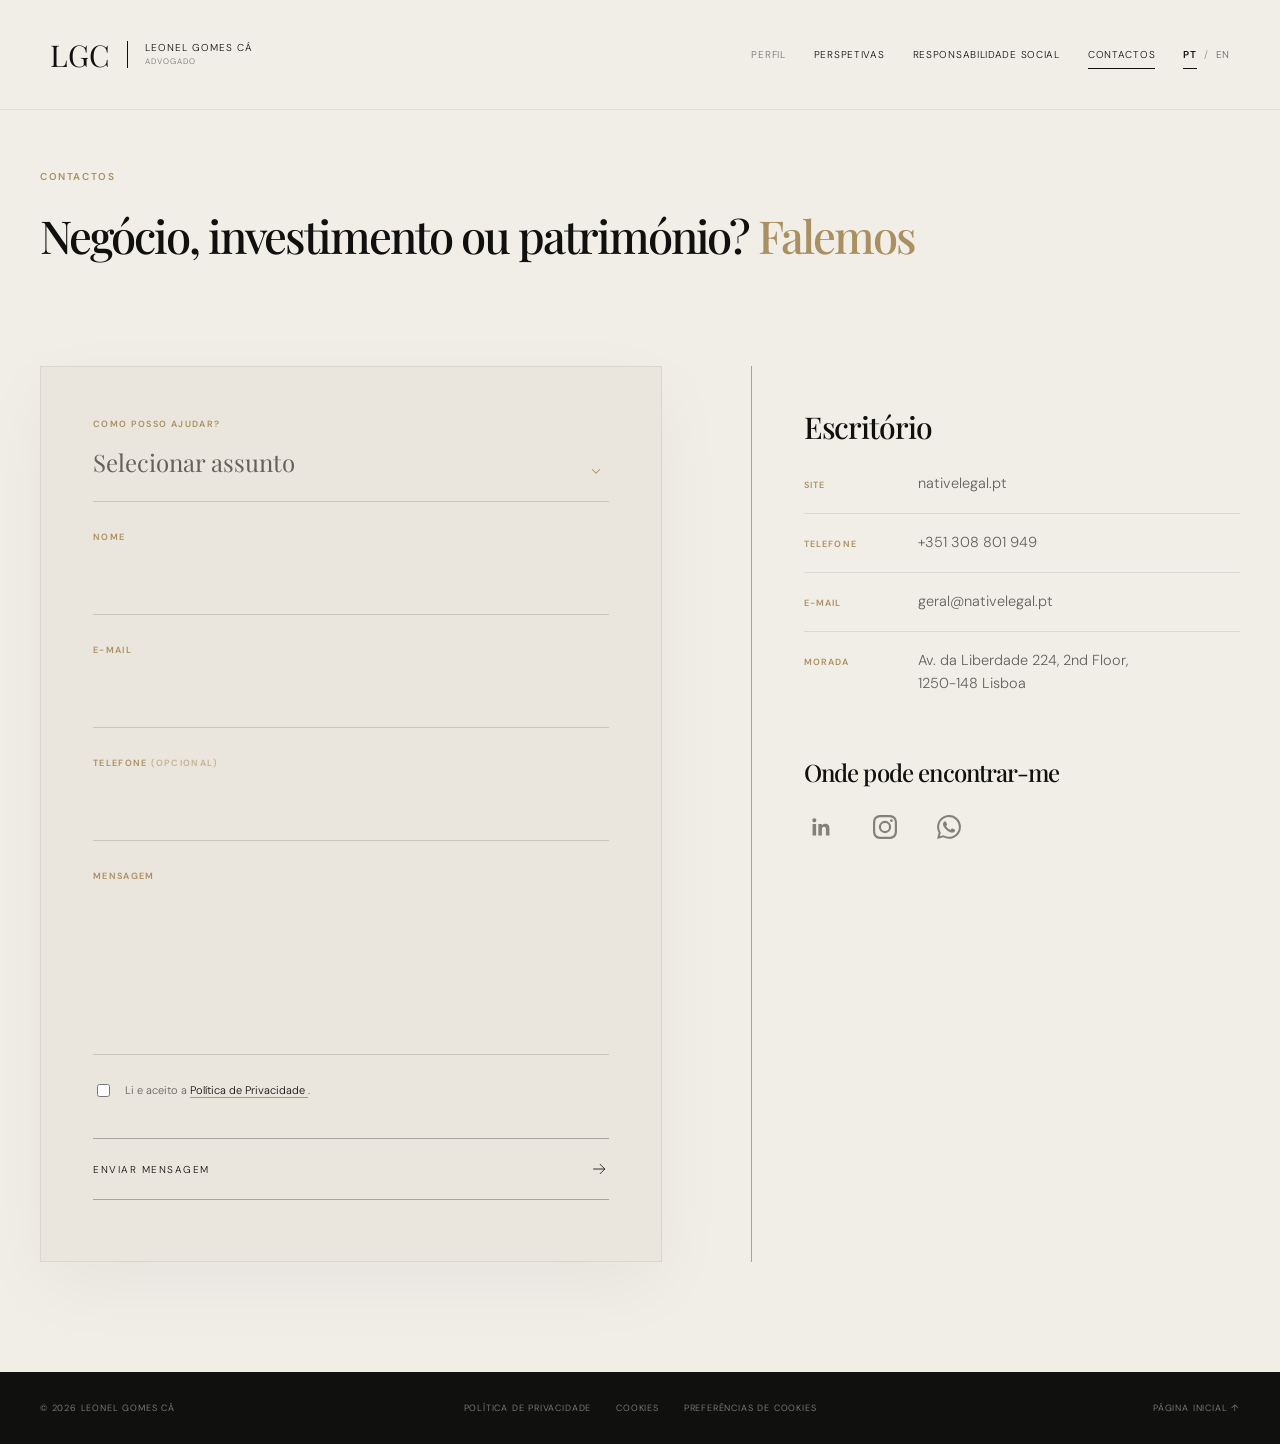
<file: contactos.html>
<!DOCTYPE html>

<html lang="pt-PT">
<head>
<meta charset="utf-8"/>
<meta content="width=device-width, initial-scale=1.0" name="viewport"/>
<title>
        Contactos — Leonel Gomes Cá
    </title>
<meta content="Contactos de Leonel Gomes Cá e Native Legal." name="description"/>
<meta content="#f1eee8" name="theme-color"/>
<link href="https://fonts.googleapis.com" rel="preconnect"/>
<link crossorigin="" href="https://fonts.gstatic.com" rel="preconnect"/>
<link href="https://fonts.googleapis.com/css2?family=DM+Sans:wght@300;400;500;600&amp;family=Playfair+Display:wght@500;600&amp;display=swap" rel="stylesheet"/>
<link href="css/style.css" rel="stylesheet"/>
<meta content="website" property="og:type"/><meta content="Leonel Gomes Cá" property="og:site_name"/><meta content="pt_PT" property="og:locale"/><meta content="en_GB" property="og:locale:alternate"/><meta content="Contactos — Leonel Gomes Cá" property="og:title"/><meta content="Contactos de Leonel Gomes Cá e Native Legal." property="og:description"/><meta content="https://ammoita.github.io/templateadvogado/assets/og-lgc-brand.jpg" property="og:image"/><meta content="image/jpeg" property="og:image:type"/><meta content="1200" property="og:image:width"/><meta content="630" property="og:image:height"/><meta content="LGC | Leonel Gomes Cá, Advogado. Logótipo em marfim sobre fundo escuro" property="og:image:alt"/><meta content="summary_large_image" name="twitter:card"/><meta content="Contactos — Leonel Gomes Cá" name="twitter:title"/><meta content="Contactos de Leonel Gomes Cá e Native Legal." name="twitter:description"/><meta content="https://ammoita.github.io/templateadvogado/assets/og-lgc-brand.jpg" name="twitter:image"/><meta content="LGC | Leonel Gomes Cá, Advogado. Logótipo em marfim sobre fundo escuro" name="twitter:image:alt"/><link href="https://ammoita.github.io/templateadvogado/contactos.html" rel="canonical"/><link href="https://ammoita.github.io/templateadvogado/contactos.html" hreflang="pt-PT" rel="alternate"/><link href="https://ammoita.github.io/templateadvogado/en/contact.html" hreflang="en-GB" rel="alternate"/><meta content="https://ammoita.github.io/templateadvogado/contactos.html" property="og:url"/></head>
<body class="contact-page">
<header class="header header--light" id="header">
<a aria-label="Página inicial" class="logo" href="index.html#inicio">
<span class="logo__letters">
                LGC
            </span>
<span class="logo__text">

                Leonel Gomes Cá

                <small>
                    Advogado
                </small>
</span>
</a>
<nav aria-label="Navegação principal" class="desktop-nav">
<a href="index.html#perfil">
                Perfil
            </a>
<a href="perspetivas.html">
                Perspetivas
            </a>
<a href="responsabilidade-social.html">
                Responsabilidade Social
            </a>
<a aria-current="page" href="contactos.html">
                Contactos
            </a>
<div aria-label="Escolher idioma" class="language-switch" role="group"><a aria-current="page" href="contactos.html" hreflang="pt-PT" lang="pt-PT">PT</a><span aria-hidden="true">/</span><a href="en/contact.html" hreflang="en-GB" lang="en-GB">EN</a></div></nav>
<button aria-expanded="false" aria-label="Abrir menu" class="menu-button" id="menuButton">
<span></span>
<span></span>
</button>
</header>
<div class="mobile-menu" id="mobileMenu">
<div class="mobile-menu__inner">
<span class="mobile-menu__label">
                Navegação
            </span>
<nav>
<a href="index.html#perfil">
                    Perfil
                </a>
<a href="perspetivas.html">
                    Perspetivas
                </a>
<a href="responsabilidade-social.html">
                    Responsabilidade Social
                </a>
<a href="contactos.html">
                    Contactos
                </a>
</nav><div aria-label="Escolher idioma" class="language-switch language-switch--mobile" role="group"><a aria-current="page" href="contactos.html" hreflang="pt-PT" lang="pt-PT">PT</a><span aria-hidden="true">/</span><a href="en/contact.html" hreflang="en-GB" lang="en-GB">EN</a></div>
<div class="mobile-menu__footer">
<span>
                    Leonel Gomes Cá
                </span>
<span>
                    Advogado
                </span>
</div>
</div>
</div>
<main>
<section class="contact contact--standalone" id="contactos">
<div class="container">
<div class="contact__top">
<span class="contact__eyebrow">
                        Contactos
                    </span>
<h1 class="contact__title">
                        Negócio, investimento ou património? <span>Falemos</span>
</h1>
</div>
<div class="contact__grid">
<!-- FORMULÁRIO / COMO POSSO AJUDAR -->
<form class="contact-form" id="contactForm">
<!-- COMO POSSO AJUDAR -->
<div class="form-group">
<label for="help">
                                Como posso ajudar?
                            </label>
<select id="help" name="help" required="">
<option disabled="" selected="" value="">
                                    Selecionar assunto
                                </option>
<option value="imobiliario">
                                    Imobiliário
                                </option>
<option value="societario-comercial">
                                    Societário e Comercial
                                </option>
<option value="negocios-investimento">
                                    Negócios e investimento
                                </option>
<option value="patrimonio-familiar">
                                    Património familiar
                                </option>
<option value="outro">
                                    Outro assunto
                                </option>
</select>
</div>
<!-- NOME -->
<div class="form-group">
<label for="name">
                                Nome
                            </label>
<input autocomplete="name" id="name" name="name" required="" type="text"/>
</div>
<!-- EMAIL -->
<div class="form-group">
<label for="email">
                                E-mail
                            </label>
<input autocomplete="email" id="email" name="email" required="" type="email"/>
</div>
<!-- TELEFONE -->
<div class="form-group">
<label for="phone">

                                Telefone

                                <span class="optional">
                                    (opcional)
                                </span>
</label>
<input autocomplete="tel" id="phone" name="phone" type="tel"/>
</div>
<!-- MENSAGEM -->
<div class="form-group">
<label for="message">
                                Mensagem
                            </label>
<textarea id="message" name="message" required="" rows="4"></textarea>
</div>
<!-- PRIVACIDADE -->
<label class="privacy-check">
<input name="privacy" required="" type="checkbox"/>
<span>

                                Li e aceito a

                                <a href="politica-privacidade.html" rel="noopener noreferrer" target="_blank">
                                    Política de Privacidade
                                </a>.

                            </span>
</label>
<!-- SUBMIT -->
<button class="submit-button" type="submit">
<span>
                                Enviar mensagem
                            </span>
<svg aria-hidden="true" viewbox="0 0 24 24">
<path d="M5 12h14M13 6l6 6-6 6"></path>
</svg>
</button>
<div class="form-message" id="formMessage"></div>
</form>
<!-- ESCRITÓRIO / CONTACTOS -->
<div class="contact__details">
<section aria-labelledby="officeTitle" class="contact-panel">
<h2 class="contact-panel__title" id="officeTitle">
                                Escritório
                            </h2>
<div class="contact-info">
<div>
<span>Site</span>
<a href="https://nativelegal.pt" rel="noopener noreferrer" target="_blank">
                                        nativelegal.pt
                                    </a>
</div>
<div>
<span>Telefone</span>
<a href="tel:+351308801949">
                                        +351 308 801 949
                                    </a>
</div>
<div>
<span>E-mail</span>
<a href="mailto:geral@nativelegal.pt">
                                        geral@nativelegal.pt
                                    </a>
</div>
<div>
<span>Morada</span>
<p>
                                        Av. da Liberdade 224, 2nd Floor,<br/>
                                        1250-148 Lisboa
                                    </p>
</div>
</div>
</section>
<section aria-labelledby="socialTitle" class="contact-panel contact-panel--social">
<h2 class="contact-panel__title" id="socialTitle">
                                Onde pode encontrar-me
                            </h2>
<div aria-label="Redes sociais" class="contact-social">
<a aria-label="LinkedIn" href="https://www.linkedin.com/in/leonel-gomes-cá-99714b161/" rel="noopener noreferrer" target="_blank" title="LinkedIn">
<svg aria-hidden="true" focusable="false" viewbox="0 0 24 24">
<path d="M20.447 20.452h-3.554v-5.569c0-1.328-.027-3.037-1.852-3.037-1.853 0-2.136 1.445-2.136 2.939v5.667H9.351V9h3.414v1.561h.046c.477-.9 1.637-1.85 3.37-1.85 3.601 0 4.267 2.37 4.267 5.455v6.286ZM5.337 7.433a2.062 2.062 0 1 1 .001-4.124 2.062 2.062 0 0 1-.001 4.124ZM3.56 9h3.555v11.452H3.56V9Z"></path>
</svg>
</a>
<a aria-label="Instagram" href="https://www.instagram.com/leonelkha926/" rel="noopener noreferrer" target="_blank" title="Instagram">
<svg aria-hidden="true" focusable="false" viewbox="0 0 24 24">
<path d="M12 2.163c3.204 0 3.584.012 4.85.07 3.252.148 4.771 1.691 4.919 4.919.058 1.265.069 1.645.069 4.849 0 3.205-.012 3.584-.069 4.849-.149 3.225-1.664 4.771-4.919 4.919-1.266.058-1.644.07-4.85.07-3.204 0-3.584-.012-4.849-.07-3.26-.149-4.771-1.699-4.919-4.92-.058-1.265-.07-1.644-.07-4.849 0-3.204.013-3.583.07-4.849.149-3.227 1.664-4.771 4.919-4.919 1.266-.057 1.645-.069 4.849-.069Zm0-2.163C8.741 0 8.332.014 7.052.072 2.695.272.273 2.69.073 7.052.014 8.332 0 8.741 0 12c0 3.259.014 3.668.072 4.948.2 4.358 2.618 6.78 6.98 6.98C8.332 23.986 8.741 24 12 24c3.259 0 3.668-.014 4.948-.072 4.354-.2 6.782-2.618 6.979-6.98.059-1.28.073-1.689.073-4.948 0-3.259-.014-3.668-.072-4.948-.198-4.354-2.617-6.78-6.98-6.98C15.668.014 15.259 0 12 0Zm0 5.838a6.162 6.162 0 1 0 0 12.324 6.162 6.162 0 0 0 0-12.324Zm0 10.162a4 4 0 1 1 0-8 4 4 0 0 1 0 8Zm6.406-11.845a1.44 1.44 0 1 0 0 2.881 1.44 1.44 0 0 0 0-2.881Z"></path>
</svg>
</a>
<a aria-label="WhatsApp" href="https://api.whatsapp.com/message/X7AHI5KQPYQXM1?autoload=1&amp;app_absent=0" rel="noopener noreferrer" target="_blank" title="WhatsApp">
<svg aria-hidden="true" focusable="false" viewbox="0 0 24 24">
<path d="M17.472 14.382c-.297-.149-1.758-.867-2.03-.967-.273-.099-.471-.148-.67.15-.197.297-.767.966-.94 1.164-.173.198-.347.223-.644.074-.297-.148-1.255-.462-2.39-1.475-.883-.788-1.48-1.761-1.653-2.059-.173-.297-.018-.458.13-.606.134-.133.298-.347.446-.52.149-.174.198-.298.298-.497.099-.198.05-.371-.025-.52-.075-.149-.669-1.612-.916-2.207-.242-.579-.487-.5-.669-.51l-.57-.01c-.198 0-.52.074-.792.372-.272.297-1.04 1.016-1.04 2.479s1.065 2.876 1.213 3.074c.149.198 2.095 3.2 5.076 4.487.709.306 1.262.489 1.694.626.712.226 1.36.194 1.872.118.571-.085 1.758-.719 2.006-1.413.248-.694.248-1.289.173-1.413-.074-.124-.272-.198-.57-.347ZM12.004 21.785h-.004a9.87 9.87 0 0 1-5.031-1.378l-.361-.214-3.741.981.998-3.648-.235-.374a9.86 9.86 0 0 1-1.51-5.26c.002-5.447 4.434-9.88 9.888-9.88a9.81 9.81 0 0 1 6.99 2.9 9.825 9.825 0 0 1 2.893 6.994c-.003 5.448-4.435 9.88-9.887 9.88Zm8.413-18.297A11.815 11.815 0 0 0 12.01.001C5.462.001.135 5.329.132 11.892c0 2.096.547 4.142 1.588 5.945L.031 24l6.3-1.652a11.87 11.87 0 0 0 5.674 1.445h.005c6.548 0 11.875-5.328 11.878-11.892a11.82 11.82 0 0 0-3.471-8.413Z"></path>
</svg>
</a>
</div>
</section>
</div>
</div>
</div>
</section>
</main>
<footer class="footer">
<div class="container footer__inner">
<span>
                © <span id="currentYear"></span>
                Leonel Gomes Cá
            </span>
<div>
<a href="politica-privacidade.html">
                    Política de Privacidade
                </a>
<a href="cookies.html">
                    Cookies
                </a>
<button class="lgc-cookie-settings-trigger" type="button">Preferências de cookies</button></div>
<a href="index.html">
                Página inicial ↑
            </a>
</div>
</footer>
<script src="js/main.js"></script>
<script src="js/privacy-config.js"></script><script src="js/privacy.js"></script></body>
</html>
</file>
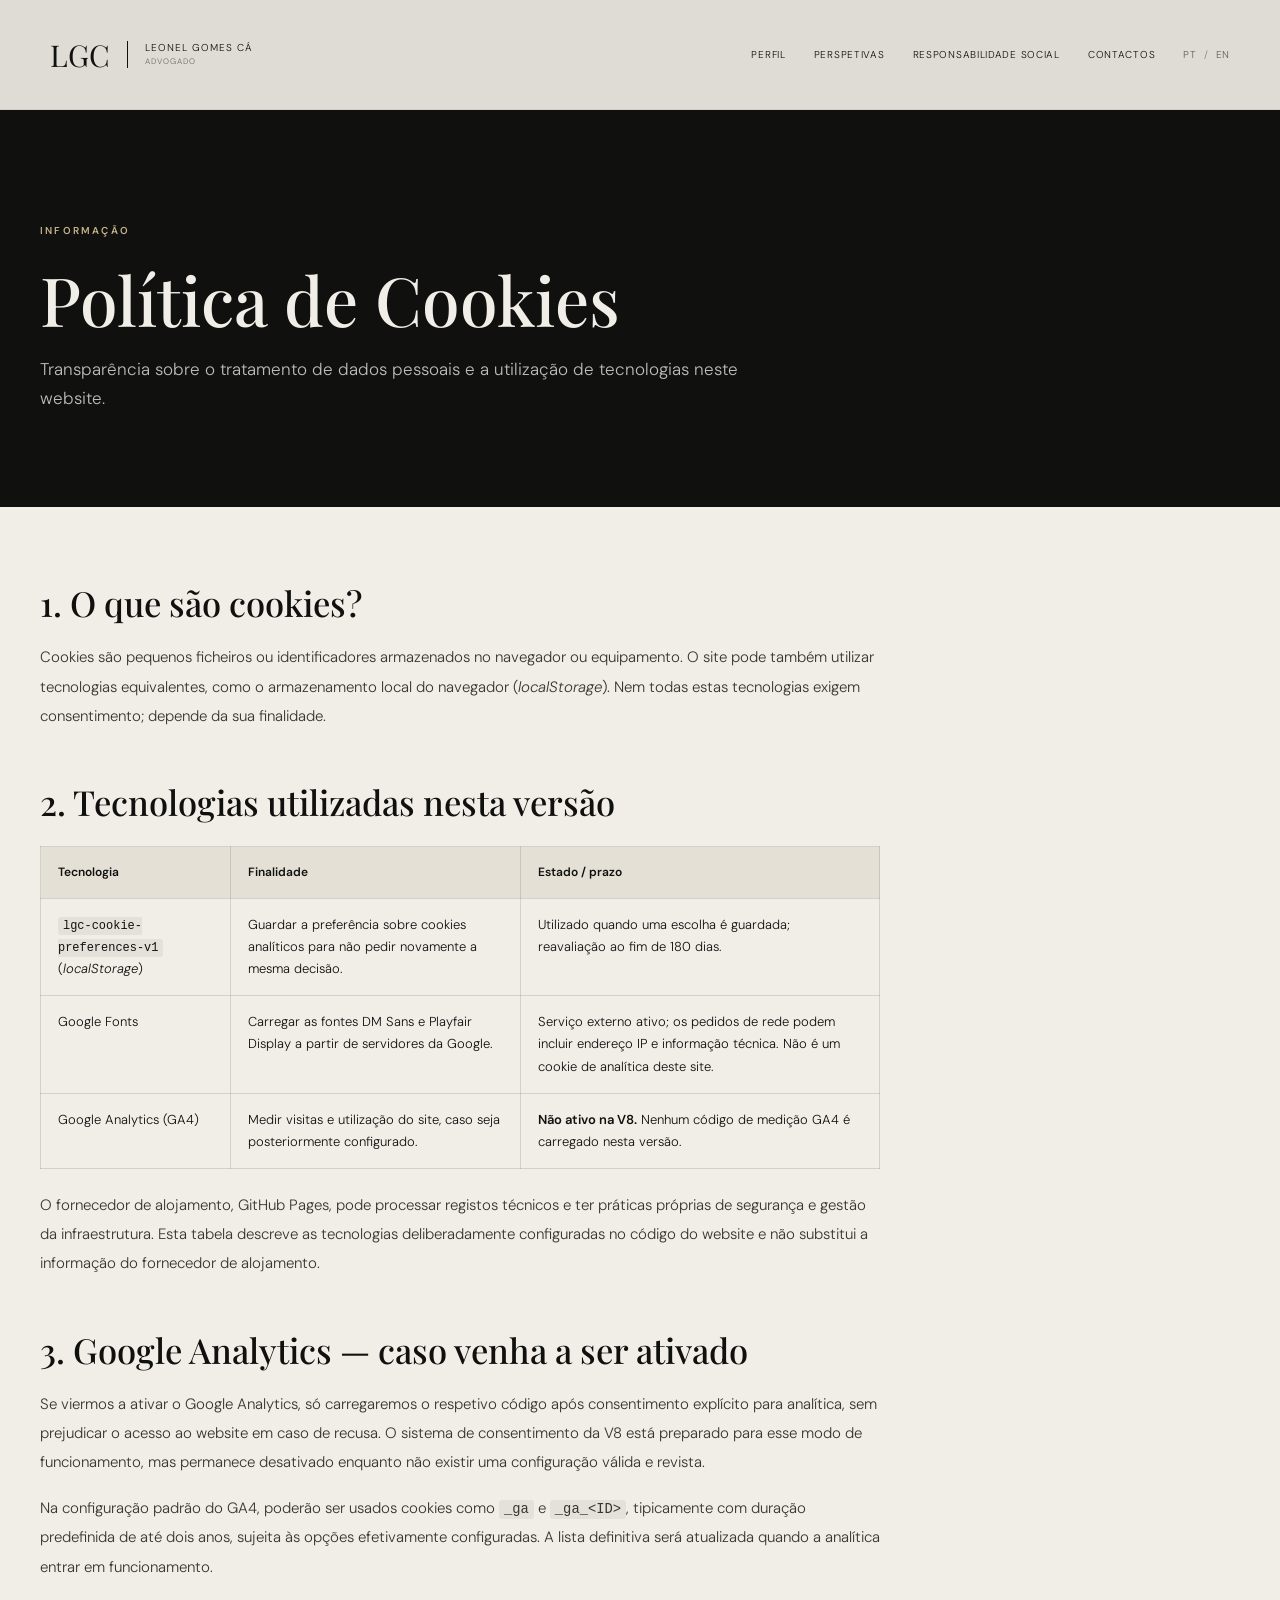
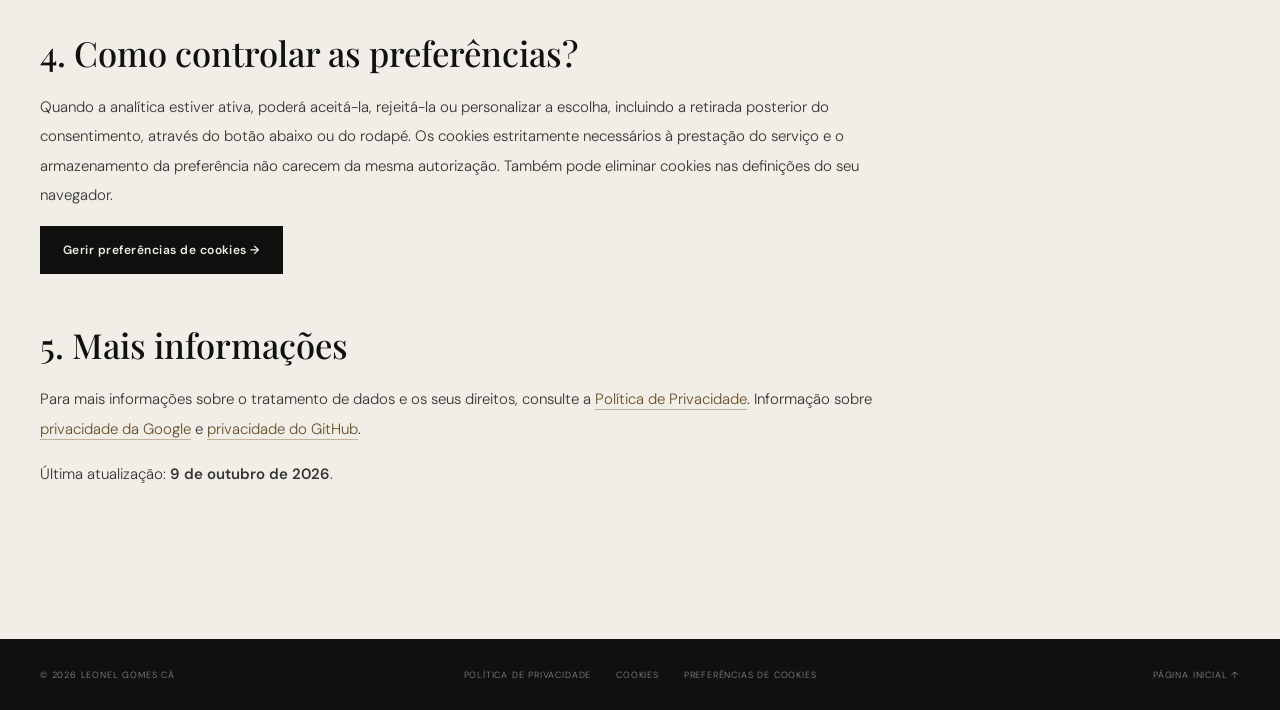
<file: cookies.html>
<!DOCTYPE html>

<html lang="pt-PT">
<head>
<meta charset="utf-8"/>
<meta content="width=device-width, initial-scale=1.0" name="viewport"/>
<title>Política de Cookies — Leonel Gomes Cá</title>
<meta content="Informação sobre cookies, Google Fonts e futura analítica do website de Leonel Gomes Cá." name="description"/>
<meta content="#f1eee8" name="theme-color"/>
<link href="https://fonts.googleapis.com" rel="preconnect"/>
<link crossorigin="" href="https://fonts.gstatic.com" rel="preconnect"/>
<link href="https://fonts.googleapis.com/css2?family=DM+Sans:wght@300;400;500;600&amp;family=Playfair+Display:wght@500;600&amp;display=swap" rel="stylesheet"/>
<link href="css/style.css" rel="stylesheet"/>
<meta content="website" property="og:type"/><meta content="Leonel Gomes Cá" property="og:site_name"/><meta content="pt_PT" property="og:locale"/><meta content="en_GB" property="og:locale:alternate"/><meta content="Política de Cookies — Leonel Gomes Cá" property="og:title"/><meta content="Informação sobre cookies, Google Fonts e futura analítica do website de Leonel Gomes Cá." property="og:description"/><meta content="https://ammoita.github.io/templateadvogado/assets/og-lgc-brand.jpg" property="og:image"/><meta content="image/jpeg" property="og:image:type"/><meta content="1200" property="og:image:width"/><meta content="630" property="og:image:height"/><meta content="LGC | Leonel Gomes Cá, Advogado. Logótipo em marfim sobre fundo escuro" property="og:image:alt"/><meta content="summary_large_image" name="twitter:card"/><meta content="Política de Cookies — Leonel Gomes Cá" name="twitter:title"/><meta content="Informação sobre cookies, Google Fonts e futura analítica do website de Leonel Gomes Cá." name="twitter:description"/><meta content="https://ammoita.github.io/templateadvogado/assets/og-lgc-brand.jpg" name="twitter:image"/><meta content="LGC | Leonel Gomes Cá, Advogado. Logótipo em marfim sobre fundo escuro" name="twitter:image:alt"/><link href="https://ammoita.github.io/templateadvogado/cookies.html" rel="canonical"/><link href="https://ammoita.github.io/templateadvogado/cookies.html" hreflang="pt-PT" rel="alternate"/><link href="https://ammoita.github.io/templateadvogado/en/cookies.html" hreflang="en-GB" rel="alternate"/><meta content="https://ammoita.github.io/templateadvogado/cookies.html" property="og:url"/></head>
<body class="contact-page">
<header class="header header--light" id="header">
<a aria-label="Página inicial" class="logo" href="index.html#inicio">
<span class="logo__letters">
                LGC
            </span>
<span class="logo__text">

                Leonel Gomes Cá

                <small>
                    Advogado
                </small>
</span>
</a>
<nav aria-label="Navegação principal" class="desktop-nav">
<a href="index.html#perfil">
                Perfil
            </a>
<a href="perspetivas.html">
                Perspetivas
            </a>
<a href="responsabilidade-social.html">
                Responsabilidade Social
            </a>
<a href="contactos.html">
                Contactos
            </a>
<div aria-label="Escolher idioma" class="language-switch" role="group"><a href="cookies.html" hreflang="pt-PT" lang="pt-PT">PT</a><span aria-hidden="true">/</span><a href="en/cookies.html" hreflang="en-GB" lang="en-GB">EN</a></div></nav>
<button aria-expanded="false" aria-label="Abrir menu" class="menu-button" id="menuButton">
<span></span>
<span></span>
</button>
</header>
<div class="mobile-menu" id="mobileMenu">
<div class="mobile-menu__inner">
<span class="mobile-menu__label">
                Navegação
            </span>
<nav>
<a href="index.html#perfil">
                    Perfil
                </a>
<a href="perspetivas.html">
                    Perspetivas
                </a>
<a href="responsabilidade-social.html">
                    Responsabilidade Social
                </a>
<a href="contactos.html">
                    Contactos
                </a>
</nav><div aria-label="Escolher idioma" class="language-switch language-switch--mobile" role="group"><a aria-current="page" href="cookies.html" hreflang="pt-PT" lang="pt-PT">PT</a><span aria-hidden="true">/</span><a href="en/cookies.html" hreflang="en-GB" lang="en-GB">EN</a></div>
<div class="mobile-menu__footer">
<span>
                    Leonel Gomes Cá
                </span>
<span>
                    Advogado
                </span>
</div>
</div>
</div>
<main class="legal-main"><div class="legal-hero"><div class="container"><span class="legal-eyebrow">INFORMAÇÃO</span><h1>Política de Cookies</h1><p>Transparência sobre o tratamento de dados pessoais e a utilização de tecnologias neste website.</p></div></div><div class="container"><article class="legal-content">
<section><h2>1. O que são cookies?</h2><p>Cookies são pequenos ficheiros ou identificadores armazenados no navegador ou equipamento. O site pode também utilizar tecnologias equivalentes, como o armazenamento local do navegador (<em>localStorage</em>). Nem todas estas tecnologias exigem consentimento; depende da sua finalidade.</p></section>
<section><h2>2. Tecnologias utilizadas nesta versão</h2>
<div class="legal-table-wrap"><table class="legal-table"><thead><tr><th>Tecnologia</th><th>Finalidade</th><th>Estado / prazo</th></tr></thead><tbody>
<tr><td><code>lgc-cookie-preferences-v1</code> (<em>localStorage</em>)</td><td>Guardar a preferência sobre cookies analíticos para não pedir novamente a mesma decisão.</td><td>Utilizado quando uma escolha é guardada; reavaliação ao fim de 180 dias.</td></tr>
<tr><td>Google Fonts</td><td>Carregar as fontes DM Sans e Playfair Display a partir de servidores da Google.</td><td>Serviço externo ativo; os pedidos de rede podem incluir endereço IP e informação técnica. Não é um cookie de analítica deste site.</td></tr>
<tr><td>Google Analytics (GA4)</td><td>Medir visitas e utilização do site, caso seja posteriormente configurado.</td><td><strong>Não ativo na V8.</strong> Nenhum código de medição GA4 é carregado nesta versão.</td></tr>
</tbody></table></div><p>O fornecedor de alojamento, GitHub Pages, pode processar registos técnicos e ter práticas próprias de segurança e gestão da infraestrutura. Esta tabela descreve as tecnologias deliberadamente configuradas no código do website e não substitui a informação do fornecedor de alojamento.</p></section>
<section><h2>3. Google Analytics — caso venha a ser ativado</h2><p>Se viermos a ativar o Google Analytics, só carregaremos o respetivo código após consentimento explícito para analítica, sem prejudicar o acesso ao website em caso de recusa. O sistema de consentimento da V8 está preparado para esse modo de funcionamento, mas permanece desativado enquanto não existir uma configuração válida e revista.</p>
<p>Na configuração padrão do GA4, poderão ser usados cookies como <code>_ga</code> e <code>_ga_&lt;ID&gt;</code>, tipicamente com duração predefinida de até dois anos, sujeita às opções efetivamente configuradas. A lista definitiva será atualizada quando a analítica entrar em funcionamento.</p></section>
<section><h2>4. Como controlar as preferências?</h2><p>Quando a analítica estiver ativa, poderá aceitá-la, rejeitá-la ou personalizar a escolha, incluindo a retirada posterior do consentimento, através do botão abaixo ou do rodapé. Os cookies estritamente necessários à prestação do serviço e o armazenamento da preferência não carecem da mesma autorização. Também pode eliminar cookies nas definições do seu navegador.</p><p><button class="legal-action-button lgc-cookie-settings-trigger" type="button">Gerir preferências de cookies →</button></p></section>
<section><h2>5. Mais informações</h2><p>Para mais informações sobre o tratamento de dados e os seus direitos, consulte a <a href="politica-privacidade.html">Política de Privacidade</a>. Informação sobre <a href="https://policies.google.com/privacy" rel="noopener noreferrer" target="_blank">privacidade da Google</a> e <a href="https://docs.github.com/en/site-policy/privacy-policies/github-general-privacy-statement" rel="noopener noreferrer" target="_blank">privacidade do GitHub</a>.</p><p>Última atualização: <strong>9 de outubro de 2026</strong>.</p></section>
</article></div></main>
<footer class="footer">
<div class="container footer__inner">
<span>
                © <span id="currentYear"></span>
                Leonel Gomes Cá
            </span>
<div>
<a href="politica-privacidade.html">
                    Política de Privacidade
                </a>
<a href="cookies.html">
                    Cookies
                </a>
<button class="lgc-cookie-settings-trigger" type="button">Preferências de cookies</button></div>
<a href="index.html">
                Página inicial ↑
            </a>
</div>
</footer>
<script src="js/main.js"></script>
<script src="js/privacy-config.js"></script><script src="js/privacy.js"></script></body>
</html>
</file>
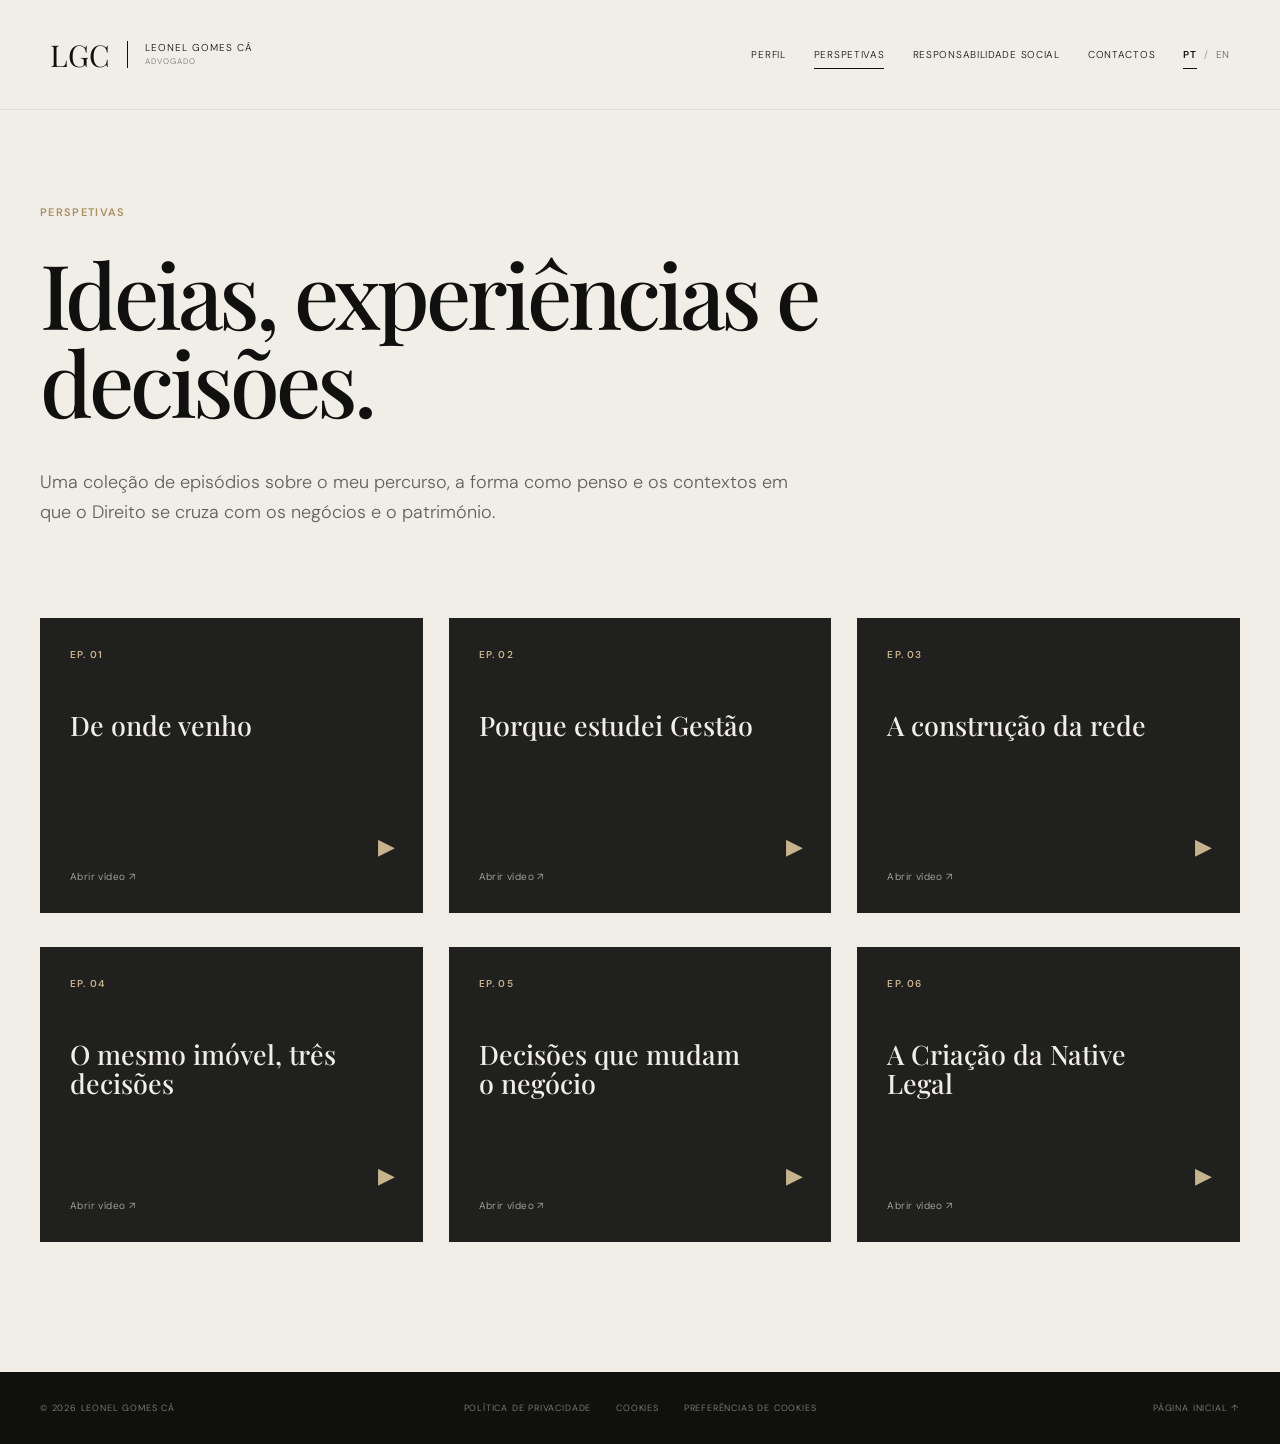
<file: perspetivas.html>
<!DOCTYPE html>

<html lang="pt-PT">
<head>
<meta charset="utf-8"/>
<meta content="width=device-width, initial-scale=1.0" name="viewport"/>
<title>
        Perspetivas — Leonel Gomes Cá
    </title>
<meta content="Ideias, experiências e decisões — uma coleção de episódios de Leonel Gomes Cá." name="description"/>
<meta content="#f1eee8" name="theme-color"/>
<link href="https://fonts.googleapis.com" rel="preconnect"/>
<link crossorigin="" href="https://fonts.gstatic.com" rel="preconnect"/>
<link href="https://fonts.googleapis.com/css2?family=DM+Sans:wght@300;400;500;600&amp;family=Playfair+Display:wght@500;600&amp;display=swap" rel="stylesheet"/>
<link href="css/style.css" rel="stylesheet"/>
<meta content="website" property="og:type"/><meta content="Leonel Gomes Cá" property="og:site_name"/><meta content="pt_PT" property="og:locale"/><meta content="en_GB" property="og:locale:alternate"/><meta content="Perspetivas — Leonel Gomes Cá" property="og:title"/><meta content="Ideias, experiências e decisões — uma coleção de episódios de Leonel Gomes Cá." property="og:description"/><meta content="https://ammoita.github.io/templateadvogado/assets/og-lgc-brand.jpg" property="og:image"/><meta content="image/jpeg" property="og:image:type"/><meta content="1200" property="og:image:width"/><meta content="630" property="og:image:height"/><meta content="LGC | Leonel Gomes Cá, Advogado. Logótipo em marfim sobre fundo escuro" property="og:image:alt"/><meta content="summary_large_image" name="twitter:card"/><meta content="Perspetivas — Leonel Gomes Cá" name="twitter:title"/><meta content="Ideias, experiências e decisões — uma coleção de episódios de Leonel Gomes Cá." name="twitter:description"/><meta content="https://ammoita.github.io/templateadvogado/assets/og-lgc-brand.jpg" name="twitter:image"/><meta content="LGC | Leonel Gomes Cá, Advogado. Logótipo em marfim sobre fundo escuro" name="twitter:image:alt"/><link href="https://ammoita.github.io/templateadvogado/perspetivas.html" rel="canonical"/><link href="https://ammoita.github.io/templateadvogado/perspetivas.html" hreflang="pt-PT" rel="alternate"/><link href="https://ammoita.github.io/templateadvogado/en/perspectives.html" hreflang="en-GB" rel="alternate"/><meta content="https://ammoita.github.io/templateadvogado/perspetivas.html" property="og:url"/></head>
<body class="inner-page">
<!-- HEADER -->
<header class="header header--light" id="header">
<a aria-label="Página inicial" class="logo" href="index.html#inicio">
<span class="logo__letters">
                LGC
            </span>
<span class="logo__text">

                Leonel Gomes Cá

                <small>
                    Advogado
                </small>
</span>
</a>
<nav aria-label="Navegação principal" class="desktop-nav">
<a href="index.html#perfil">
                Perfil
            </a>
<a aria-current="page" href="perspetivas.html">
                Perspetivas
            </a>
<a href="responsabilidade-social.html">
                Responsabilidade Social
            </a>
<a href="contactos.html">
                Contactos
            </a>
<div aria-label="Escolher idioma" class="language-switch" role="group"><a aria-current="page" href="perspetivas.html" hreflang="pt-PT" lang="pt-PT">PT</a><span aria-hidden="true">/</span><a href="en/perspectives.html" hreflang="en-GB" lang="en-GB">EN</a></div></nav>
<button aria-expanded="false" aria-label="Abrir menu" class="menu-button" id="menuButton">
<span></span>
<span></span>
</button>
</header>
<!-- MOBILE MENU -->
<div class="mobile-menu" id="mobileMenu">
<div class="mobile-menu__inner">
<span class="mobile-menu__label">
                Navegação
            </span>
<nav>
<a href="index.html#perfil">
                    Perfil
                </a>
<a href="perspetivas.html">
                    Perspetivas
                </a>
<a href="responsabilidade-social.html">
                    Responsabilidade Social
                </a>
<a href="contactos.html">
                    Contactos
                </a>
</nav><div aria-label="Escolher idioma" class="language-switch language-switch--mobile" role="group"><a aria-current="page" href="perspetivas.html" hreflang="pt-PT" lang="pt-PT">PT</a><span aria-hidden="true">/</span><a href="en/perspectives.html" hreflang="en-GB" lang="en-GB">EN</a></div>
<div class="mobile-menu__footer">
<span>
                    Leonel Gomes Cá
                </span>
<span>
                    Advogado
                </span>
</div>
</div>
</div>
<main class="page-main">
<section class="editorial-page">
<div class="container">
<span class="page-kicker">
                    Perspetivas
                </span>
<h1 class="page-title">
                    Ideias, experiências e decisões.
                </h1>
<p class="page-intro">

                    Uma coleção de episódios sobre o meu percurso,
                    a forma como penso e os contextos em que o
                    Direito se cruza com os negócios e o património.

                </p>
<div class="perspectives-grid">
<!--
                        IMPORTANTE:
                        substituir cada href pelo link DIRETO
                        para o respetivo Reel/vídeo.
                    -->
<!-- EPISÓDIO 01 -->
<a class="perspective-card" href="https://www.instagram.com/leonelkha926/" rel="noopener noreferrer" target="_blank">
<span class="perspective-card__ep">
                            EP. 01
                        </span>
<strong>
                            De onde venho
                        </strong>
<span aria-hidden="true" class="perspective-card__play">
                            ▶
                        </span>
<small>
                            Abrir vídeo ↗
                        </small>
</a>
<!-- EPISÓDIO 02 -->
<a class="perspective-card" href="https://www.instagram.com/leonelkha926/" rel="noopener noreferrer" target="_blank">
<span class="perspective-card__ep">
                            EP. 02
                        </span>
<strong>
                            Porque estudei Gestão
                        </strong>
<span aria-hidden="true" class="perspective-card__play">
                            ▶
                        </span>
<small>
                            Abrir vídeo ↗
                        </small>
</a>
<!-- EPISÓDIO 03 -->
<a class="perspective-card" href="https://www.instagram.com/leonelkha926/" rel="noopener noreferrer" target="_blank">
<span class="perspective-card__ep">
                            EP. 03
                        </span>
<strong>
                            A construção da rede
                        </strong>
<span aria-hidden="true" class="perspective-card__play">
                            ▶
                        </span>
<small>
                            Abrir vídeo ↗
                        </small>
</a>
<!-- EPISÓDIO 04 -->
<a class="perspective-card" href="https://www.instagram.com/leonelkha926/" rel="noopener noreferrer" target="_blank">
<span class="perspective-card__ep">
                            EP. 04
                        </span>
<strong>
                            O mesmo imóvel, três decisões
                        </strong>
<span aria-hidden="true" class="perspective-card__play">
                            ▶
                        </span>
<small>
                            Abrir vídeo ↗
                        </small>
</a>
<!-- EPISÓDIO 05 -->
<a class="perspective-card" href="https://www.instagram.com/leonelkha926/" rel="noopener noreferrer" target="_blank">
<span class="perspective-card__ep">
                            EP. 05
                        </span>
<strong>
                            Decisões que mudam o negócio
                        </strong>
<span aria-hidden="true" class="perspective-card__play">
                            ▶
                        </span>
<small>
                            Abrir vídeo ↗
                        </small>
</a>
<!-- EPISÓDIO 06 -->
<a class="perspective-card" href="https://www.instagram.com/leonelkha926/" rel="noopener noreferrer" target="_blank">
<span class="perspective-card__ep">
                            EP. 06
                        </span>
<strong>
                            A Criação da Native Legal
                        </strong>
<span aria-hidden="true" class="perspective-card__play">
                            ▶
                        </span>
<small>
                            Abrir vídeo ↗
                        </small>
</a>
</div>
</div>
</section>
</main>
<footer class="footer">
<div class="container footer__inner">
<span>
                © <span id="currentYear"></span>
                Leonel Gomes Cá
            </span>
<div>
<a href="politica-privacidade.html">
                    Política de Privacidade
                </a>
<a href="cookies.html">
                    Cookies
                </a>
<button class="lgc-cookie-settings-trigger" type="button">Preferências de cookies</button></div>
<a href="index.html">
                Página inicial ↑
            </a>
</div>
</footer>
<script src="js/main.js"></script>
<script src="js/privacy-config.js"></script><script src="js/privacy.js"></script></body>
</html>
</file>
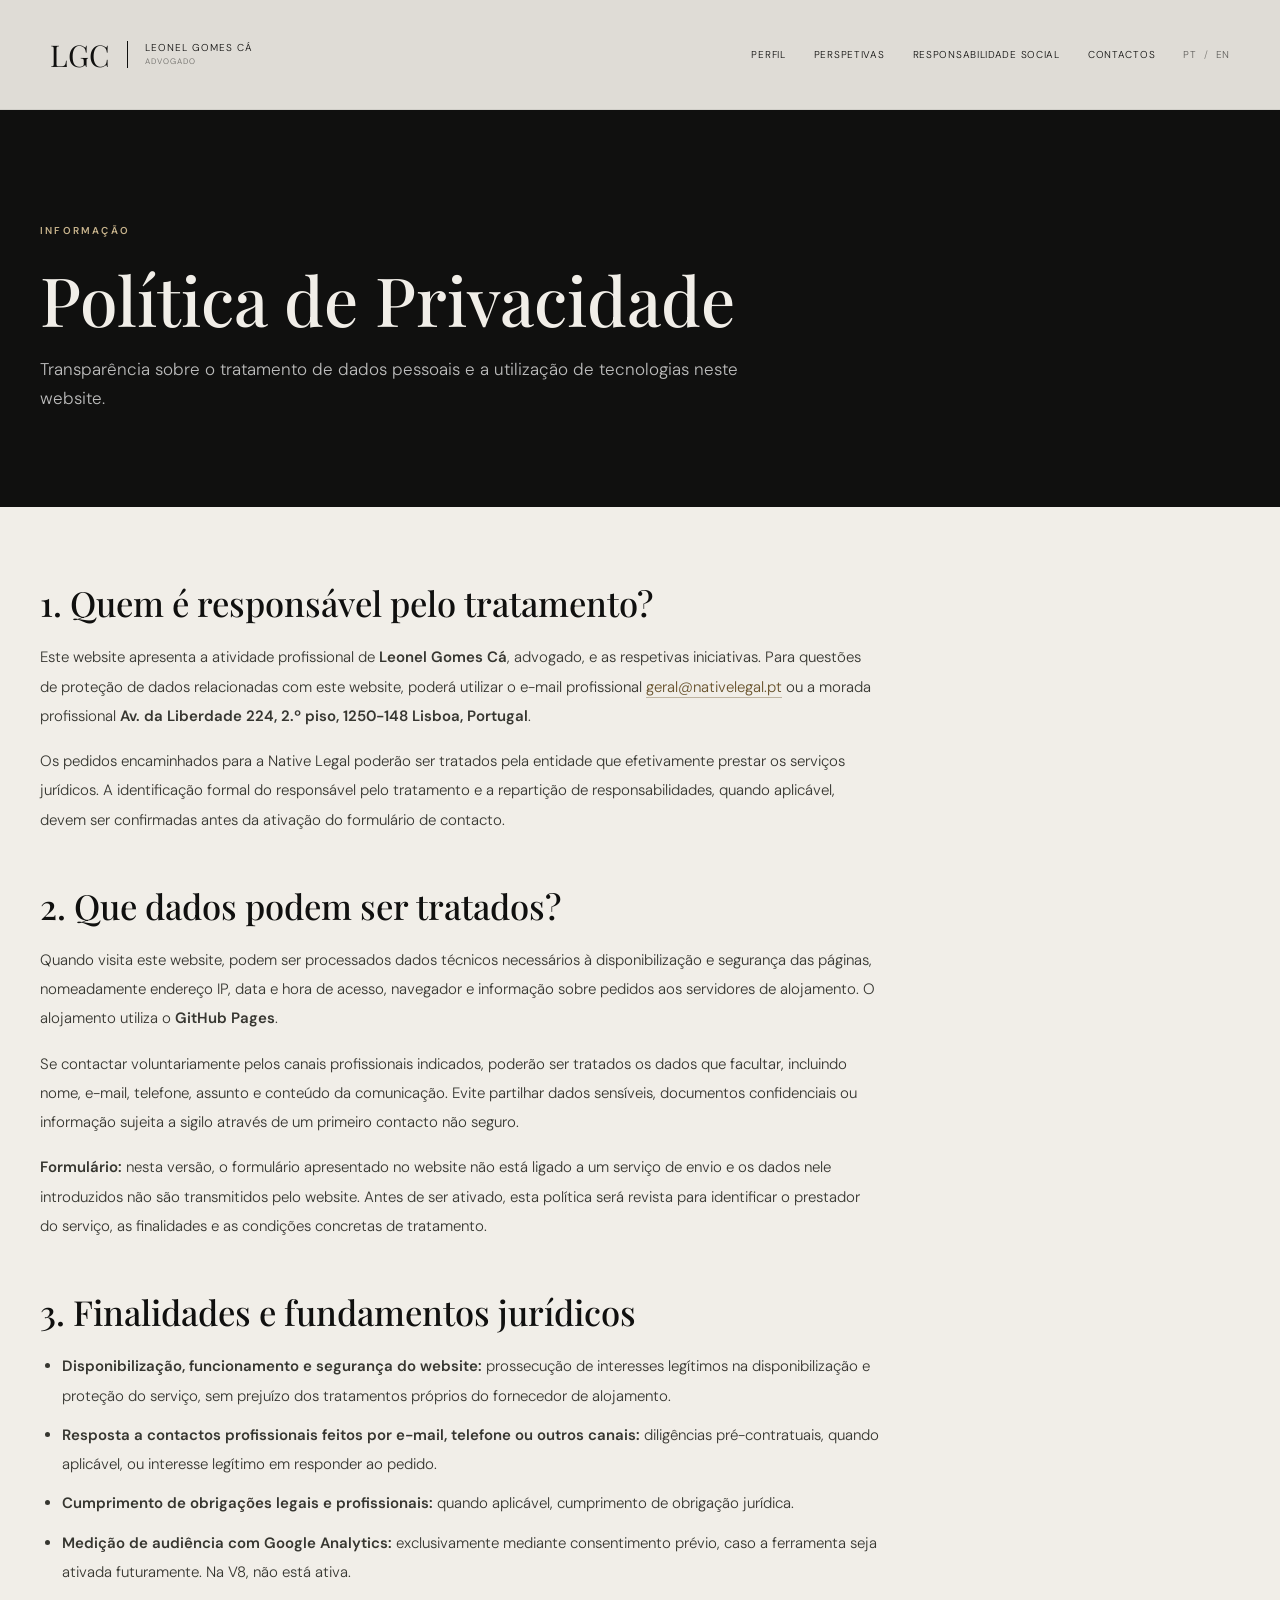
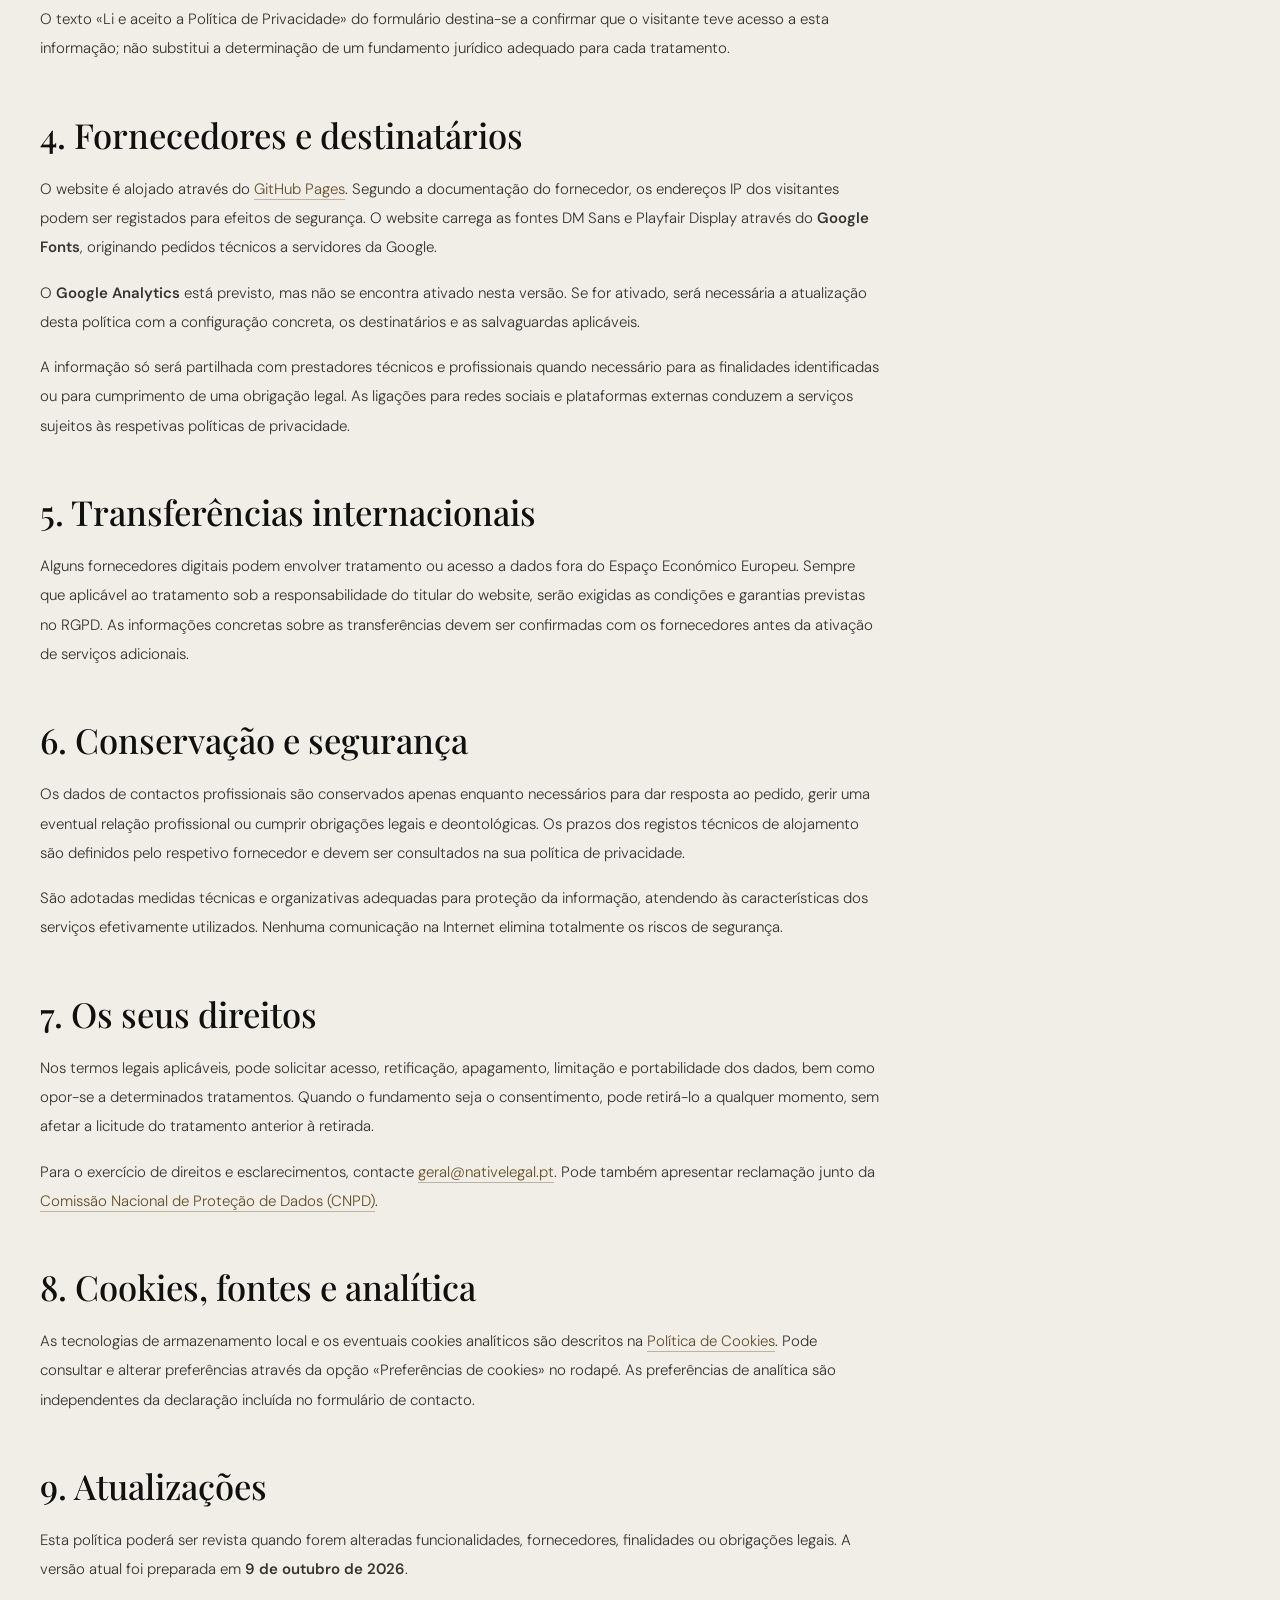
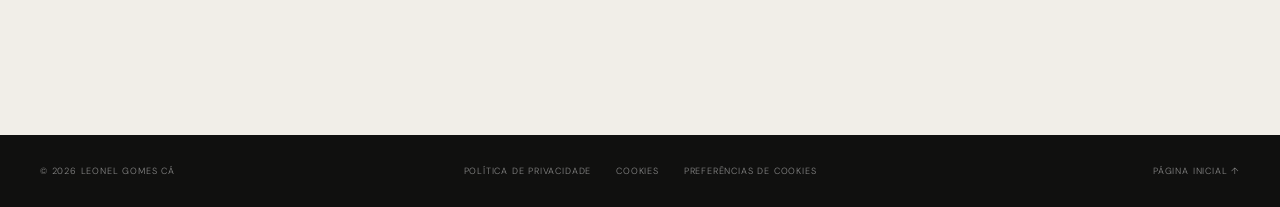
<file: politica-privacidade.html>
<!DOCTYPE html>

<html lang="pt-PT">
<head>
<meta charset="utf-8"/>
<meta content="width=device-width, initial-scale=1.0" name="viewport"/>
<title>Política de Privacidade — Leonel Gomes Cá</title>
<meta content="Informação sobre privacidade e proteção de dados no website de Leonel Gomes Cá." name="description"/>
<meta content="#f1eee8" name="theme-color"/>
<link href="https://fonts.googleapis.com" rel="preconnect"/>
<link crossorigin="" href="https://fonts.gstatic.com" rel="preconnect"/>
<link href="https://fonts.googleapis.com/css2?family=DM+Sans:wght@300;400;500;600&amp;family=Playfair+Display:wght@500;600&amp;display=swap" rel="stylesheet"/>
<link href="css/style.css" rel="stylesheet"/>
<meta content="website" property="og:type"/><meta content="Leonel Gomes Cá" property="og:site_name"/><meta content="pt_PT" property="og:locale"/><meta content="en_GB" property="og:locale:alternate"/><meta content="Política de Privacidade — Leonel Gomes Cá" property="og:title"/><meta content="Informação sobre privacidade e proteção de dados no website de Leonel Gomes Cá." property="og:description"/><meta content="https://ammoita.github.io/templateadvogado/assets/og-lgc-brand.jpg" property="og:image"/><meta content="image/jpeg" property="og:image:type"/><meta content="1200" property="og:image:width"/><meta content="630" property="og:image:height"/><meta content="LGC | Leonel Gomes Cá, Advogado. Logótipo em marfim sobre fundo escuro" property="og:image:alt"/><meta content="summary_large_image" name="twitter:card"/><meta content="Política de Privacidade — Leonel Gomes Cá" name="twitter:title"/><meta content="Informação sobre privacidade e proteção de dados no website de Leonel Gomes Cá." name="twitter:description"/><meta content="https://ammoita.github.io/templateadvogado/assets/og-lgc-brand.jpg" name="twitter:image"/><meta content="LGC | Leonel Gomes Cá, Advogado. Logótipo em marfim sobre fundo escuro" name="twitter:image:alt"/><link href="https://ammoita.github.io/templateadvogado/politica-privacidade.html" rel="canonical"/><link href="https://ammoita.github.io/templateadvogado/politica-privacidade.html" hreflang="pt-PT" rel="alternate"/><link href="https://ammoita.github.io/templateadvogado/en/privacy-policy.html" hreflang="en-GB" rel="alternate"/><meta content="https://ammoita.github.io/templateadvogado/politica-privacidade.html" property="og:url"/></head>
<body class="contact-page">
<header class="header header--light" id="header">
<a aria-label="Página inicial" class="logo" href="index.html#inicio">
<span class="logo__letters">
                LGC
            </span>
<span class="logo__text">

                Leonel Gomes Cá

                <small>
                    Advogado
                </small>
</span>
</a>
<nav aria-label="Navegação principal" class="desktop-nav">
<a href="index.html#perfil">
                Perfil
            </a>
<a href="perspetivas.html">
                Perspetivas
            </a>
<a href="responsabilidade-social.html">
                Responsabilidade Social
            </a>
<a href="contactos.html">
                Contactos
            </a>
<div aria-label="Escolher idioma" class="language-switch" role="group"><a href="politica-privacidade.html" hreflang="pt-PT" lang="pt-PT">PT</a><span aria-hidden="true">/</span><a href="en/privacy-policy.html" hreflang="en-GB" lang="en-GB">EN</a></div></nav>
<button aria-expanded="false" aria-label="Abrir menu" class="menu-button" id="menuButton">
<span></span>
<span></span>
</button>
</header>
<div class="mobile-menu" id="mobileMenu">
<div class="mobile-menu__inner">
<span class="mobile-menu__label">
                Navegação
            </span>
<nav>
<a href="index.html#perfil">
                    Perfil
                </a>
<a href="perspetivas.html">
                    Perspetivas
                </a>
<a href="responsabilidade-social.html">
                    Responsabilidade Social
                </a>
<a href="contactos.html">
                    Contactos
                </a>
</nav><div aria-label="Escolher idioma" class="language-switch language-switch--mobile" role="group"><a aria-current="page" href="politica-privacidade.html" hreflang="pt-PT" lang="pt-PT">PT</a><span aria-hidden="true">/</span><a href="en/privacy-policy.html" hreflang="en-GB" lang="en-GB">EN</a></div>
<div class="mobile-menu__footer">
<span>
                    Leonel Gomes Cá
                </span>
<span>
                    Advogado
                </span>
</div>
</div>
</div>
<main class="legal-main"><div class="legal-hero"><div class="container"><span class="legal-eyebrow">INFORMAÇÃO</span><h1>Política de Privacidade</h1><p>Transparência sobre o tratamento de dados pessoais e a utilização de tecnologias neste website.</p></div></div><div class="container"><article class="legal-content">
<section><h2>1. Quem é responsável pelo tratamento?</h2>
<p>Este website apresenta a atividade profissional de <strong>Leonel Gomes Cá</strong>, advogado, e as respetivas iniciativas. Para questões de proteção de dados relacionadas com este website, poderá utilizar o e-mail profissional <a href="mailto:geral@nativelegal.pt">geral@nativelegal.pt</a> ou a morada profissional <strong>Av. da Liberdade 224, 2.º piso, 1250-148 Lisboa, Portugal</strong>.</p>
<p>Os pedidos encaminhados para a Native Legal poderão ser tratados pela entidade que efetivamente prestar os serviços jurídicos. A identificação formal do responsável pelo tratamento e a repartição de responsabilidades, quando aplicável, devem ser confirmadas antes da ativação do formulário de contacto.</p></section>
<section><h2>2. Que dados podem ser tratados?</h2>
<p>Quando visita este website, podem ser processados dados técnicos necessários à disponibilização e segurança das páginas, nomeadamente endereço IP, data e hora de acesso, navegador e informação sobre pedidos aos servidores de alojamento. O alojamento utiliza o <strong>GitHub Pages</strong>.</p>
<p>Se contactar voluntariamente pelos canais profissionais indicados, poderão ser tratados os dados que facultar, incluindo nome, e-mail, telefone, assunto e conteúdo da comunicação. Evite partilhar dados sensíveis, documentos confidenciais ou informação sujeita a sigilo através de um primeiro contacto não seguro.</p>
<p><strong>Formulário:</strong> nesta versão, o formulário apresentado no website não está ligado a um serviço de envio e os dados nele introduzidos não são transmitidos pelo website. Antes de ser ativado, esta política será revista para identificar o prestador do serviço, as finalidades e as condições concretas de tratamento.</p></section>
<section><h2>3. Finalidades e fundamentos jurídicos</h2>
<ul><li><strong>Disponibilização, funcionamento e segurança do website:</strong> prossecução de interesses legítimos na disponibilização e proteção do serviço, sem prejuízo dos tratamentos próprios do fornecedor de alojamento.</li>
<li><strong>Resposta a contactos profissionais feitos por e-mail, telefone ou outros canais:</strong> diligências pré-contratuais, quando aplicável, ou interesse legítimo em responder ao pedido.</li>
<li><strong>Cumprimento de obrigações legais e profissionais:</strong> quando aplicável, cumprimento de obrigação jurídica.</li>
<li><strong>Medição de audiência com Google Analytics:</strong> exclusivamente mediante consentimento prévio, caso a ferramenta seja ativada futuramente. Na V8, não está ativa.</li></ul>
<p>O texto «Li e aceito a Política de Privacidade» do formulário destina-se a confirmar que o visitante teve acesso a esta informação; não substitui a determinação de um fundamento jurídico adequado para cada tratamento.</p></section>
<section><h2>4. Fornecedores e destinatários</h2>
<p>O website é alojado através do <a href="https://docs.github.com/en/pages/getting-started-with-github-pages/what-is-github-pages" rel="noopener noreferrer" target="_blank">GitHub Pages</a>. Segundo a documentação do fornecedor, os endereços IP dos visitantes podem ser registados para efeitos de segurança. O website carrega as fontes DM Sans e Playfair Display através do <strong>Google Fonts</strong>, originando pedidos técnicos a servidores da Google.</p>
<p>O <strong>Google Analytics</strong> está previsto, mas não se encontra ativado nesta versão. Se for ativado, será necessária a atualização desta política com a configuração concreta, os destinatários e as salvaguardas aplicáveis.</p>
<p>A informação só será partilhada com prestadores técnicos e profissionais quando necessário para as finalidades identificadas ou para cumprimento de uma obrigação legal. As ligações para redes sociais e plataformas externas conduzem a serviços sujeitos às respetivas políticas de privacidade.</p></section>
<section><h2>5. Transferências internacionais</h2>
<p>Alguns fornecedores digitais podem envolver tratamento ou acesso a dados fora do Espaço Económico Europeu. Sempre que aplicável ao tratamento sob a responsabilidade do titular do website, serão exigidas as condições e garantias previstas no RGPD. As informações concretas sobre as transferências devem ser confirmadas com os fornecedores antes da ativação de serviços adicionais.</p></section>
<section><h2>6. Conservação e segurança</h2>
<p>Os dados de contactos profissionais são conservados apenas enquanto necessários para dar resposta ao pedido, gerir uma eventual relação profissional ou cumprir obrigações legais e deontológicas. Os prazos dos registos técnicos de alojamento são definidos pelo respetivo fornecedor e devem ser consultados na sua política de privacidade.</p>
<p>São adotadas medidas técnicas e organizativas adequadas para proteção da informação, atendendo às características dos serviços efetivamente utilizados. Nenhuma comunicação na Internet elimina totalmente os riscos de segurança.</p></section>
<section><h2>7. Os seus direitos</h2>
<p>Nos termos legais aplicáveis, pode solicitar acesso, retificação, apagamento, limitação e portabilidade dos dados, bem como opor-se a determinados tratamentos. Quando o fundamento seja o consentimento, pode retirá-lo a qualquer momento, sem afetar a licitude do tratamento anterior à retirada.</p>
<p>Para o exercício de direitos e esclarecimentos, contacte <a href="mailto:geral@nativelegal.pt">geral@nativelegal.pt</a>. Pode também apresentar reclamação junto da <a href="https://www.cnpd.pt/" rel="noopener noreferrer" target="_blank">Comissão Nacional de Proteção de Dados (CNPD)</a>.</p></section>
<section><h2>8. Cookies, fontes e analítica</h2>
<p>As tecnologias de armazenamento local e os eventuais cookies analíticos são descritos na <a href="cookies.html">Política de Cookies</a>. Pode consultar e alterar preferências através da opção «Preferências de cookies» no rodapé. As preferências de analítica são independentes da declaração incluída no formulário de contacto.</p></section>
<section><h2>9. Atualizações</h2><p>Esta política poderá ser revista quando forem alteradas funcionalidades, fornecedores, finalidades ou obrigações legais. A versão atual foi preparada em <strong>9 de outubro de 2026</strong>.</p></section>
</article></div></main>
<footer class="footer">
<div class="container footer__inner">
<span>
                © <span id="currentYear"></span>
                Leonel Gomes Cá
            </span>
<div>
<a href="politica-privacidade.html">
                    Política de Privacidade
                </a>
<a href="cookies.html">
                    Cookies
                </a>
<button class="lgc-cookie-settings-trigger" type="button">Preferências de cookies</button></div>
<a href="index.html">
                Página inicial ↑
            </a>
</div>
</footer>
<script src="js/main.js"></script>
<script src="js/privacy-config.js"></script><script src="js/privacy.js"></script></body>
</html>
</file>
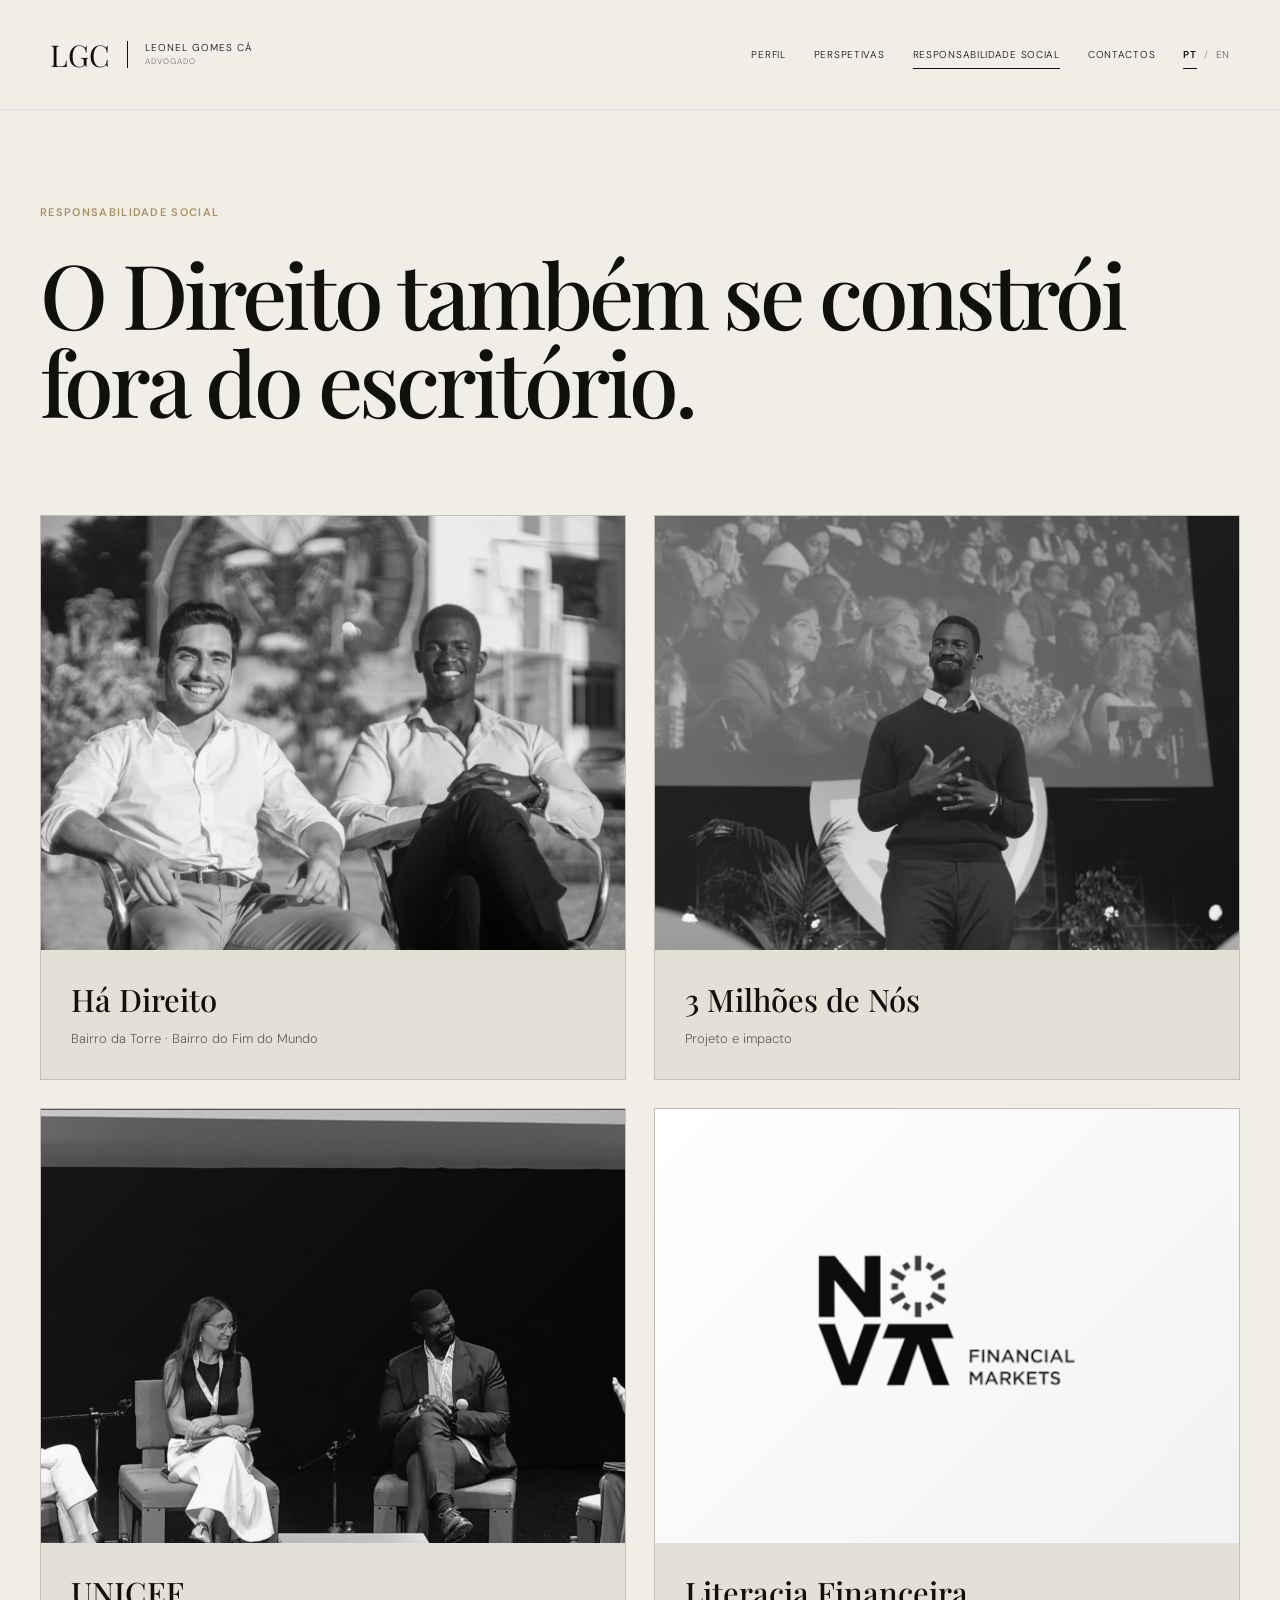
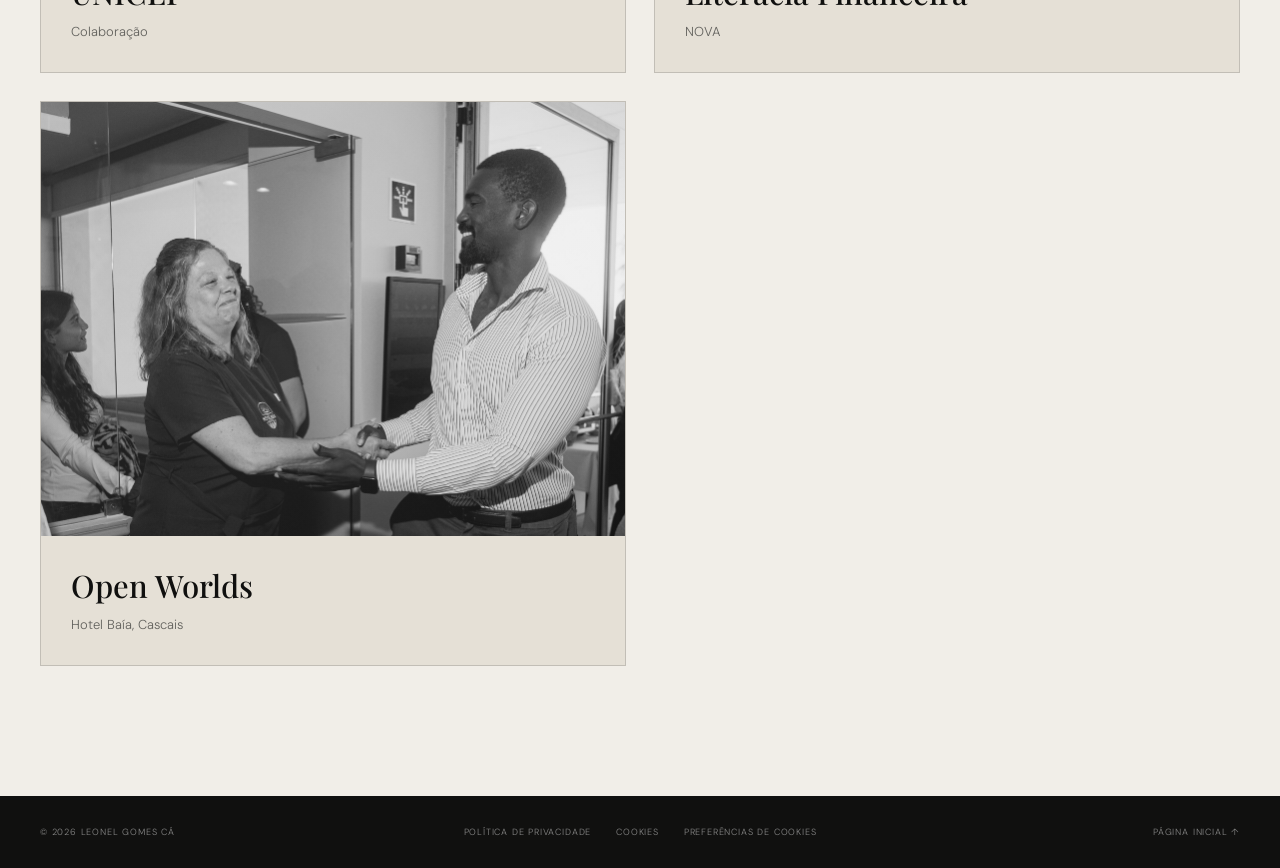
<file: responsabilidade-social.html>
<!DOCTYPE html>

<html lang="pt-PT">
<head>
<meta charset="utf-8"/>
<meta content="width=device-width, initial-scale=1.0" name="viewport"/>
<title>
        Responsabilidade Social — Leonel Gomes Cá
    </title>
<meta content="Projetos e iniciativas de responsabilidade social de Leonel Gomes Cá." name="description"/>
<meta content="#f1eee8" name="theme-color"/>
<link href="https://fonts.googleapis.com" rel="preconnect"/>
<link crossorigin="" href="https://fonts.gstatic.com" rel="preconnect"/>
<link href="https://fonts.googleapis.com/css2?family=DM+Sans:wght@300;400;500;600&amp;family=Playfair+Display:wght@500;600&amp;display=swap" rel="stylesheet"/>
<link href="css/style.css" rel="stylesheet"/>
<meta content="website" property="og:type"/><meta content="Leonel Gomes Cá" property="og:site_name"/><meta content="pt_PT" property="og:locale"/><meta content="en_GB" property="og:locale:alternate"/><meta content="Responsabilidade Social — Leonel Gomes Cá" property="og:title"/><meta content="Projetos e iniciativas de responsabilidade social de Leonel Gomes Cá." property="og:description"/><meta content="https://ammoita.github.io/templateadvogado/assets/og-lgc-brand.jpg" property="og:image"/><meta content="image/jpeg" property="og:image:type"/><meta content="1200" property="og:image:width"/><meta content="630" property="og:image:height"/><meta content="LGC | Leonel Gomes Cá, Advogado. Logótipo em marfim sobre fundo escuro" property="og:image:alt"/><meta content="summary_large_image" name="twitter:card"/><meta content="Responsabilidade Social — Leonel Gomes Cá" name="twitter:title"/><meta content="Projetos e iniciativas de responsabilidade social de Leonel Gomes Cá." name="twitter:description"/><meta content="https://ammoita.github.io/templateadvogado/assets/og-lgc-brand.jpg" name="twitter:image"/><meta content="LGC | Leonel Gomes Cá, Advogado. Logótipo em marfim sobre fundo escuro" name="twitter:image:alt"/><link href="https://ammoita.github.io/templateadvogado/responsabilidade-social.html" rel="canonical"/><link href="https://ammoita.github.io/templateadvogado/responsabilidade-social.html" hreflang="pt-PT" rel="alternate"/><link href="https://ammoita.github.io/templateadvogado/en/social-responsibility.html" hreflang="en-GB" rel="alternate"/><meta content="https://ammoita.github.io/templateadvogado/responsabilidade-social.html" property="og:url"/></head>
<body class="inner-page">
<header class="header header--light" id="header">
<a aria-label="Página inicial" class="logo" href="index.html#inicio">
<span class="logo__letters">
                LGC
            </span>
<span class="logo__text">

                Leonel Gomes Cá

                <small>
                    Advogado
                </small>
</span>
</a>
<nav aria-label="Navegação principal" class="desktop-nav">
<a href="index.html#perfil">
                Perfil
            </a>
<a href="perspetivas.html">
                Perspetivas
            </a>
<a aria-current="page" href="responsabilidade-social.html">
                Responsabilidade Social
            </a>
<a href="contactos.html">
                Contactos
            </a>
<div aria-label="Escolher idioma" class="language-switch" role="group"><a aria-current="page" href="responsabilidade-social.html" hreflang="pt-PT" lang="pt-PT">PT</a><span aria-hidden="true">/</span><a href="en/social-responsibility.html" hreflang="en-GB" lang="en-GB">EN</a></div></nav>
<button aria-expanded="false" aria-label="Abrir menu" class="menu-button" id="menuButton">
<span></span>
<span></span>
</button>
</header>
<div class="mobile-menu" id="mobileMenu">
<div class="mobile-menu__inner">
<span class="mobile-menu__label">
                Navegação
            </span>
<nav>
<a href="index.html#perfil">
                    Perfil
                </a>
<a href="perspetivas.html">
                    Perspetivas
                </a>
<a href="responsabilidade-social.html">
                    Responsabilidade Social
                </a>
<a href="contactos.html">
                    Contactos
                </a>
</nav><div aria-label="Escolher idioma" class="language-switch language-switch--mobile" role="group"><a aria-current="page" href="responsabilidade-social.html" hreflang="pt-PT" lang="pt-PT">PT</a><span aria-hidden="true">/</span><a href="en/social-responsibility.html" hreflang="en-GB" lang="en-GB">EN</a></div>
<div class="mobile-menu__footer">
<span>
                    Leonel Gomes Cá
                </span>
<span>
                    Advogado
                </span>
</div>
</div>
</div>
<main class="page-main">
<section class="editorial-page">
<div class="container">
<span class="page-kicker">
                    Responsabilidade Social
                </span>
<h1 class="page-title">

                    O Direito também se constrói
                    fora do escritório.

                </h1>
<div class="social-grid">
<!-- HÁ DIREITO -->
<article aria-label="Há Direito: mostrar descrição do projeto" aria-pressed="false" class="social-card" role="button" tabindex="0">
<div class="social-card__inner">
<div class="social-card__face social-card__front">
<div class="social-card__media social-card__media--ha-direito"></div>
<div class="social-card__body">
<h2>
                                        Há Direito
                                    </h2>
<p>
                                        Bairro da Torre · Bairro do Fim do Mundo
                                    </p>
</div>
</div>
<div class="social-card__face social-card__back">
<span class="social-card__back-label">
                                    Sobre o projeto
                                </span>
<h2>
                                    Há Direito
                                </h2>
<p>
    Com André Moreira Simões, fundei o Há Direito com um propósito claro: tornar o Direito mais próximo, acessível e útil, independentemente do contexto socioeconómico de cada pessoa.
</p>
<p>
    Através de sessões em escolas, universidades e bairros sociais, procurámos promover a literacia jurídica e mostrar que compreender o Direito também é uma forma de participar de maneira mais consciente na sociedade.
</p>
<small>
                                    Saia do cartão ou toque novamente para voltar.
                                </small>
</div>
</div>
</article>
<!-- 3 MILHÕES DE NÓS -->
<article aria-label="3 Milhões de Nós: mostrar descrição do projeto" aria-pressed="false" class="social-card" role="button" tabindex="0">
<div class="social-card__inner">
<div class="social-card__face social-card__front">
<div class="social-card__media social-card__media--3-milhoes-de-nos"></div>
<div class="social-card__body">
<h2>
                                        3 Milhões de Nós
                                    </h2>
<p>
                                        Projeto e impacto
                                    </p>
</div>
</div>
<div class="social-card__face social-card__back">
<span class="social-card__back-label">
                                    Sobre o projeto
                                </span>
<h2>
                                    3 Milhões de Nós
                                </h2>
<p>
    Perante mais de mil jovens, na Aula Magna, em Lisboa, partilhei algumas das experiências e aprendizagens que marcaram as minhas raízes.
</p>
<p>
    Mais do que contar a minha história, quis desafiar aqueles jovens a questionar preconceitos, ultrapassar rótulos e olhar para cada pessoa para além da primeira impressão.
</p>
<small>
                                    Saia do cartão ou toque novamente para voltar.
                                </small>
</div>
</div>
</article>
<!-- UNICEF -->
<article aria-label="UNICEF: mostrar descrição do projeto" aria-pressed="false" class="social-card" role="button" tabindex="0">
<div class="social-card__inner">
<div class="social-card__face social-card__front">
<div class="social-card__media social-card__media--unicef"></div>
<div class="social-card__body">
<h2>
                                        UNICEF
                                    </h2>
<p>
                                        Colaboração
                                    </p>
</div>
</div>
<div class="social-card__face social-card__back">
<span class="social-card__back-label">
                                    Sobre o projeto
                                </span>
<h2>
                                    UNICEF
                                </h2>
<p>
    A convite da UNICEF Portugal, participei na 2.ª Conferência Direitos ao Futuro, onde, juntamente com vários professores, destaquei o papel da escola como motor de mobilidade social.
</p>
<p>
    A partir da análise jurídica dos diplomas que enquadram as escolas TEIP, defendi a adoção de medidas e planos de ação mais eficazes para reduzir desigualdades e garantir oportunidades reais a todas as crianças e jovens.
</p>
<small>
                                    Saia do cartão ou toque novamente para voltar.
                                </small>
</div>
</div>
</article>
<!-- LITERACIA FINANCEIRA -->
<article aria-label="Literacia Financeira: mostrar descrição do projeto" aria-pressed="false" class="social-card" role="button" tabindex="0">
<div class="social-card__inner">
<div class="social-card__face social-card__front">
<div class="social-card__media social-card__media--literacia-financeira"></div>
<div class="social-card__body">
<h2>
                                        Literacia Financeira
                                    </h2>
<p>
                                        NOVA
                                    </p>
</div>
</div>
<div class="social-card__face social-card__back">
<span class="social-card__back-label">
                                    Sobre o projeto
                                </span>
<h2>
                                    Literacia Financeira
                                </h2>
<p>
    No NOVA Financial Markets Knowledge Centre, centro de investigação da NOVA School of Law, liderei a área de criação de valor, onde desenhei iniciativas e estabeleci parcerias com entidades do setor financeiro para promover a literacia financeira junto dos jovens.
</p>
<p>
    Uma dessas iniciativas ajudou crianças e jovens de uma casa de acolhimento a compreender melhor a gestão da mesada, a poupança e outras decisões financeiras do dia a dia.
</p>
<small>
                                    Saia do cartão ou toque novamente para voltar.
                                </small>
</div>
</div>
</article>
<!-- OPEN WORLDS -->
<article aria-label="Open Worlds: mostrar descrição do projeto" aria-pressed="false" class="social-card" role="button" tabindex="0">
<div class="social-card__inner">
<div class="social-card__face social-card__front">
<div class="social-card__media social-card__media--open-worlds"></div>
<div class="social-card__body">
<h2>
                                        Open Worlds
                                    </h2>
<p>
                                        Hotel Baía, Cascais
                                    </p>
</div>
</div>
<div class="social-card__face social-card__back">
<span class="social-card__back-label">
                                    Sobre o projeto
                                </span>
<h2>
                                    Open Worlds
                                </h2>
<p>
    Quando fui desafiado a criar uma iniciativa que aproximasse jovens de novos contextos profissionais e educativos, delineei o Open Worlds, projeto que hoje coordeno.
</p>
<p>
    Através de experiências acompanhadas, mentoria e desenvolvimento de competências, procuramos ajudá-los a descobrir novos interesses, ganhar confiança e perceber que existem diferentes caminhos possíveis para o seu futuro.
</p>
<small>
                                    Saia do cartão ou toque novamente para voltar.
                                </small>
</div>
</div>
</article>
</div>
<!--

                    Nas imagens e vídeos destes projetos,
                    confirma previamente os respetivos direitos
                    e autorizações de utilização, sobretudo
                    quando existam menores ou pessoas vulneráveis.
            -->
</div>
</section>
</main>
<footer class="footer">
<div class="container footer__inner">
<span>
                © <span id="currentYear"></span>
                Leonel Gomes Cá
            </span>
<div>
<a href="politica-privacidade.html">
                    Política de Privacidade
                </a>
<a href="cookies.html">
                    Cookies
                </a>
<button class="lgc-cookie-settings-trigger" type="button">Preferências de cookies</button></div>
<a href="index.html">
                Página inicial ↑
            </a>
</div>
</footer>
<script src="js/main.js"></script>
<script src="js/privacy-config.js"></script><script src="js/privacy.js"></script></body>
</html>
</file>
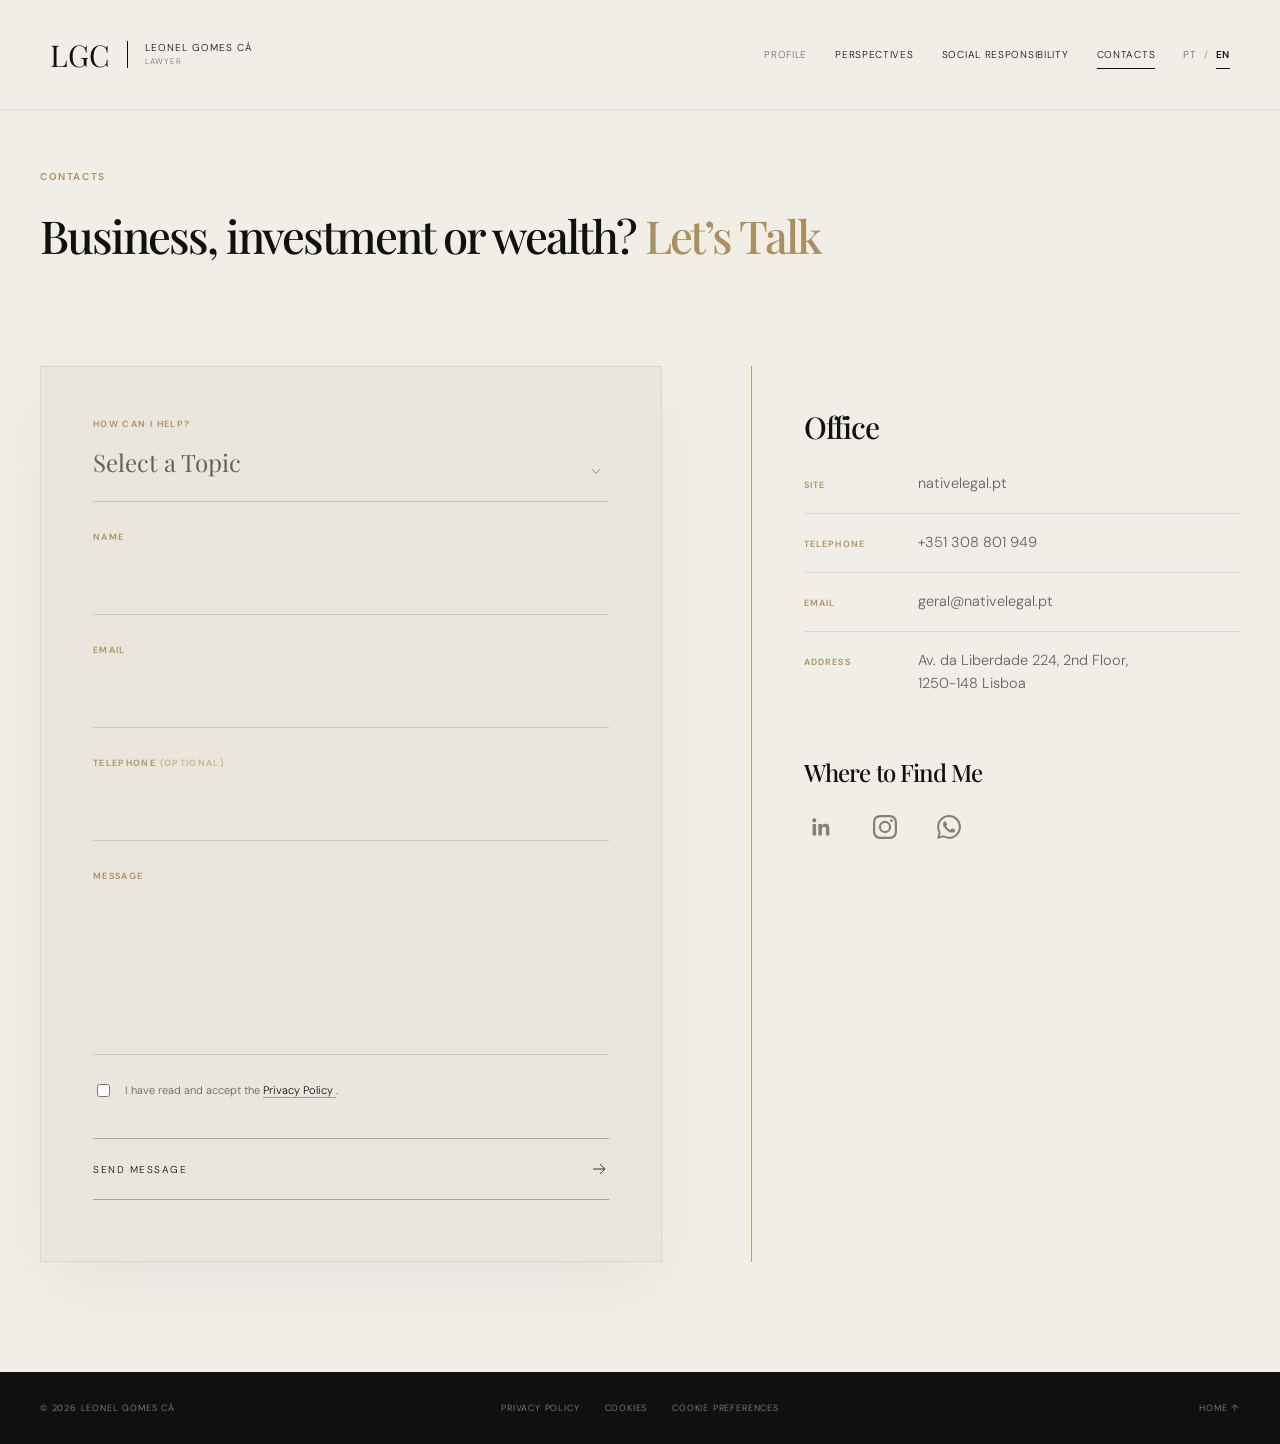
<file: en/contact.html>
<!DOCTYPE html>

<html lang="en-GB">
<head>
<meta charset="utf-8"/>
<meta content="width=device-width, initial-scale=1.0" name="viewport"/>
<title>Contacts — Leonel Gomes Cá</title>
<meta content="Contact details and enquiries for Leonel Gomes Cá and Native Legal." name="description"/>
<meta content="#f1eee8" name="theme-color"/>
<link href="https://fonts.googleapis.com" rel="preconnect"/>
<link crossorigin="" href="https://fonts.gstatic.com" rel="preconnect"/>
<link href="https://fonts.googleapis.com/css2?family=DM+Sans:wght@300;400;500;600&amp;family=Playfair+Display:wght@500;600&amp;display=swap" rel="stylesheet"/>
<link href="../css/style.css" rel="stylesheet"/>
<meta content="website" property="og:type"/><meta content="Leonel Gomes Cá" property="og:site_name"/><meta content="en_GB" property="og:locale"/><meta content="pt_PT" property="og:locale:alternate"/><meta content="Contacts — Leonel Gomes Cá" property="og:title"/><meta content="Contact details and enquiries for Leonel Gomes Cá and Native Legal." property="og:description"/><meta content="https://ammoita.github.io/templateadvogado/assets/og-lgc-brand.jpg" property="og:image"/><meta content="image/jpeg" property="og:image:type"/><meta content="1200" property="og:image:width"/><meta content="630" property="og:image:height"/><meta content="LGC | Leonel Gomes Cá, Advogado. Ivory-coloured logo on a dark background" property="og:image:alt"/><meta content="summary_large_image" name="twitter:card"/><meta content="Contacts — Leonel Gomes Cá" name="twitter:title"/><meta content="Contact details and enquiries for Leonel Gomes Cá and Native Legal." name="twitter:description"/><meta content="https://ammoita.github.io/templateadvogado/assets/og-lgc-brand.jpg" name="twitter:image"/><meta content="LGC | Leonel Gomes Cá, Advogado. Ivory-coloured logo on a dark background" name="twitter:image:alt"/><link href="https://ammoita.github.io/templateadvogado/en/contact.html" rel="canonical"/><link href="https://ammoita.github.io/templateadvogado/contactos.html" hreflang="pt-PT" rel="alternate"/><link href="https://ammoita.github.io/templateadvogado/en/contact.html" hreflang="en-GB" rel="alternate"/><meta content="https://ammoita.github.io/templateadvogado/en/contact.html" property="og:url"/></head>
<body class="contact-page">
<header class="header header--light" id="header">
<a aria-label="Home page" class="logo" href="index.html#inicio">
<span class="logo__letters">
                LGC
            </span>
<span class="logo__text">

                Leonel Gomes Cá

                <small>
                    Lawyer
                </small>
</span>
</a>
<nav aria-label="Main navigation" class="desktop-nav">
<a href="index.html#perfil">
                Profile
            </a>
<a href="perspectives.html">
                Perspectives
            </a>
<a href="social-responsibility.html">
                Social Responsibility
            </a>
<a aria-current="page" href="contact.html">
                Contacts
            </a>
<div aria-label="Choose language" class="language-switch" role="group"><a href="../contactos.html" hreflang="pt-PT" lang="pt-PT">PT</a><span aria-hidden="true">/</span><a aria-current="page" href="contact.html" hreflang="en-GB" lang="en-GB">EN</a></div></nav>
<button aria-expanded="false" aria-label="Open menu" class="menu-button" id="menuButton">
<span></span>
<span></span>
</button>
</header>
<div class="mobile-menu" id="mobileMenu">
<div class="mobile-menu__inner">
<span class="mobile-menu__label">
                Navigation
            </span>
<nav>
<a href="index.html#perfil">
                    Profile
                </a>
<a href="perspectives.html">
                    Perspectives
                </a>
<a href="social-responsibility.html">
                    Social Responsibility
                </a>
<a href="contact.html">
                    Contacts
                </a>
</nav><div aria-label="Choose language" class="language-switch language-switch--mobile" role="group"><a href="../contactos.html" hreflang="pt-PT" lang="pt-PT">PT</a><span aria-hidden="true">/</span><a aria-current="page" href="contact.html" hreflang="en-GB" lang="en-GB">EN</a></div>
<div class="mobile-menu__footer">
<span>
                    Leonel Gomes Cá
                </span>
<span>
                    Lawyer
                </span>
</div>
</div>
</div>
<main>
<section class="contact contact--standalone" id="contactos">
<div class="container">
<div class="contact__top">
<span class="contact__eyebrow">
                        Contacts
                    </span>
<h1 class="contact__title">
                        Business, investment or wealth? <span>Let’s Talk</span>
</h1>
</div>
<div class="contact__grid">
<!-- FORMULÁRIO / COMO POSSO AJUDAR -->
<form class="contact-form" id="contactForm">
<!-- COMO POSSO AJUDAR -->
<div class="form-group">
<label for="help">
                                How Can I Help?
                            </label>
<select id="help" name="help" required="">
<option disabled="" selected="" value="">
                                    Select a Topic
                                </option>
<option value="imobiliario">
                                    Real Estate
                                </option>
<option value="societario-comercial">
                                    Corporate and Commercial
                                </option>
<option value="negocios-investimento">
                                    Business and Investment
                                </option>
<option value="patrimonio-familiar">
                                    Family Wealth
                                </option>
<option value="outro">
                                    Other Enquiry
                                </option>
</select>
</div>
<!-- NOME -->
<div class="form-group">
<label for="name">
                                Name
                            </label>
<input autocomplete="name" id="name" name="name" required="" type="text"/>
</div>
<!-- EMAIL -->
<div class="form-group">
<label for="email">
                                Email
                            </label>
<input autocomplete="email" id="email" name="email" required="" type="email"/>
</div>
<!-- TELEFONE -->
<div class="form-group">
<label for="phone">

                                Telephone

                                <span class="optional">
                                    (optional)
                                </span>
</label>
<input autocomplete="tel" id="phone" name="phone" type="tel"/>
</div>
<!-- MENSAGEM -->
<div class="form-group">
<label for="message">
                                Message
                            </label>
<textarea id="message" name="message" required="" rows="4"></textarea>
</div>
<!-- PRIVACIDADE -->
<label class="privacy-check">
<input name="privacy" required="" type="checkbox"/>
<span>

                                I have read and accept the

                                <a href="privacy-policy.html" rel="noopener noreferrer" target="_blank">
                                    Privacy Policy
                                </a>.

                            </span>
</label>
<!-- SUBMIT -->
<button class="submit-button" type="submit">
<span>
                                Send Message
                            </span>
<svg aria-hidden="true" viewbox="0 0 24 24">
<path d="M5 12h14M13 6l6 6-6 6"></path>
</svg>
</button>
<div class="form-message" id="formMessage"></div>
</form>
<!-- ESCRITÓRIO / CONTACTOS -->
<div class="contact__details">
<section aria-labelledby="officeTitle" class="contact-panel">
<h2 class="contact-panel__title" id="officeTitle">
                                Office
                            </h2>
<div class="contact-info">
<div>
<span>Site</span>
<a href="https://nativelegal.pt" rel="noopener noreferrer" target="_blank">
                                        nativelegal.pt
                                    </a>
</div>
<div>
<span>Telephone</span>
<a href="tel:+351308801949">
                                        +351 308 801 949
                                    </a>
</div>
<div>
<span>Email</span>
<a href="mailto:geral@nativelegal.pt">
                                        geral@nativelegal.pt
                                    </a>
</div>
<div>
<span>Address</span>
<p>
                                        Av. da Liberdade 224, 2nd Floor,<br/>
                                        1250-148 Lisboa
                                    </p>
</div>
</div>
</section>
<section aria-labelledby="socialTitle" class="contact-panel contact-panel--social">
<h2 class="contact-panel__title" id="socialTitle">
                                Where to Find Me
                            </h2>
<div aria-label="Social media" class="contact-social">
<a aria-label="LinkedIn" href="https://www.linkedin.com/in/leonel-gomes-cá-99714b161/" rel="noopener noreferrer" target="_blank" title="LinkedIn">
<svg aria-hidden="true" focusable="false" viewbox="0 0 24 24">
<path d="M20.447 20.452h-3.554v-5.569c0-1.328-.027-3.037-1.852-3.037-1.853 0-2.136 1.445-2.136 2.939v5.667H9.351V9h3.414v1.561h.046c.477-.9 1.637-1.85 3.37-1.85 3.601 0 4.267 2.37 4.267 5.455v6.286ZM5.337 7.433a2.062 2.062 0 1 1 .001-4.124 2.062 2.062 0 0 1-.001 4.124ZM3.56 9h3.555v11.452H3.56V9Z"></path>
</svg>
</a>
<a aria-label="Instagram" href="https://www.instagram.com/leonelkha926/" rel="noopener noreferrer" target="_blank" title="Instagram">
<svg aria-hidden="true" focusable="false" viewbox="0 0 24 24">
<path d="M12 2.163c3.204 0 3.584.012 4.85.07 3.252.148 4.771 1.691 4.919 4.919.058 1.265.069 1.645.069 4.849 0 3.205-.012 3.584-.069 4.849-.149 3.225-1.664 4.771-4.919 4.919-1.266.058-1.644.07-4.85.07-3.204 0-3.584-.012-4.849-.07-3.26-.149-4.771-1.699-4.919-4.92-.058-1.265-.07-1.644-.07-4.849 0-3.204.013-3.583.07-4.849.149-3.227 1.664-4.771 4.919-4.919 1.266-.057 1.645-.069 4.849-.069Zm0-2.163C8.741 0 8.332.014 7.052.072 2.695.272.273 2.69.073 7.052.014 8.332 0 8.741 0 12c0 3.259.014 3.668.072 4.948.2 4.358 2.618 6.78 6.98 6.98C8.332 23.986 8.741 24 12 24c3.259 0 3.668-.014 4.948-.072 4.354-.2 6.782-2.618 6.979-6.98.059-1.28.073-1.689.073-4.948 0-3.259-.014-3.668-.072-4.948-.198-4.354-2.617-6.78-6.98-6.98C15.668.014 15.259 0 12 0Zm0 5.838a6.162 6.162 0 1 0 0 12.324 6.162 6.162 0 0 0 0-12.324Zm0 10.162a4 4 0 1 1 0-8 4 4 0 0 1 0 8Zm6.406-11.845a1.44 1.44 0 1 0 0 2.881 1.44 1.44 0 0 0 0-2.881Z"></path>
</svg>
</a>
<a aria-label="WhatsApp" href="https://api.whatsapp.com/message/X7AHI5KQPYQXM1?autoload=1&amp;app_absent=0" rel="noopener noreferrer" target="_blank" title="WhatsApp">
<svg aria-hidden="true" focusable="false" viewbox="0 0 24 24">
<path d="M17.472 14.382c-.297-.149-1.758-.867-2.03-.967-.273-.099-.471-.148-.67.15-.197.297-.767.966-.94 1.164-.173.198-.347.223-.644.074-.297-.148-1.255-.462-2.39-1.475-.883-.788-1.48-1.761-1.653-2.059-.173-.297-.018-.458.13-.606.134-.133.298-.347.446-.52.149-.174.198-.298.298-.497.099-.198.05-.371-.025-.52-.075-.149-.669-1.612-.916-2.207-.242-.579-.487-.5-.669-.51l-.57-.01c-.198 0-.52.074-.792.372-.272.297-1.04 1.016-1.04 2.479s1.065 2.876 1.213 3.074c.149.198 2.095 3.2 5.076 4.487.709.306 1.262.489 1.694.626.712.226 1.36.194 1.872.118.571-.085 1.758-.719 2.006-1.413.248-.694.248-1.289.173-1.413-.074-.124-.272-.198-.57-.347ZM12.004 21.785h-.004a9.87 9.87 0 0 1-5.031-1.378l-.361-.214-3.741.981.998-3.648-.235-.374a9.86 9.86 0 0 1-1.51-5.26c.002-5.447 4.434-9.88 9.888-9.88a9.81 9.81 0 0 1 6.99 2.9 9.825 9.825 0 0 1 2.893 6.994c-.003 5.448-4.435 9.88-9.887 9.88Zm8.413-18.297A11.815 11.815 0 0 0 12.01.001C5.462.001.135 5.329.132 11.892c0 2.096.547 4.142 1.588 5.945L.031 24l6.3-1.652a11.87 11.87 0 0 0 5.674 1.445h.005c6.548 0 11.875-5.328 11.878-11.892a11.82 11.82 0 0 0-3.471-8.413Z"></path>
</svg>
</a>
</div>
</section>
</div>
</div>
</div>
</section>
</main>
<footer class="footer">
<div class="container footer__inner">
<span>
                © <span id="currentYear"></span>
                Leonel Gomes Cá
            </span>
<div>
<a href="privacy-policy.html">
                    Privacy Policy
                </a>
<a href="cookies.html">
                    Cookies
                </a>
<button class="lgc-cookie-settings-trigger" type="button">Cookie preferences</button></div>
<a href="index.html">
                Home ↑
            </a>
</div>
</footer>
<script src="../js/main.js"></script>
<script src="../js/privacy-config.js"></script><script src="../js/privacy.js"></script></body>
</html>
</file>
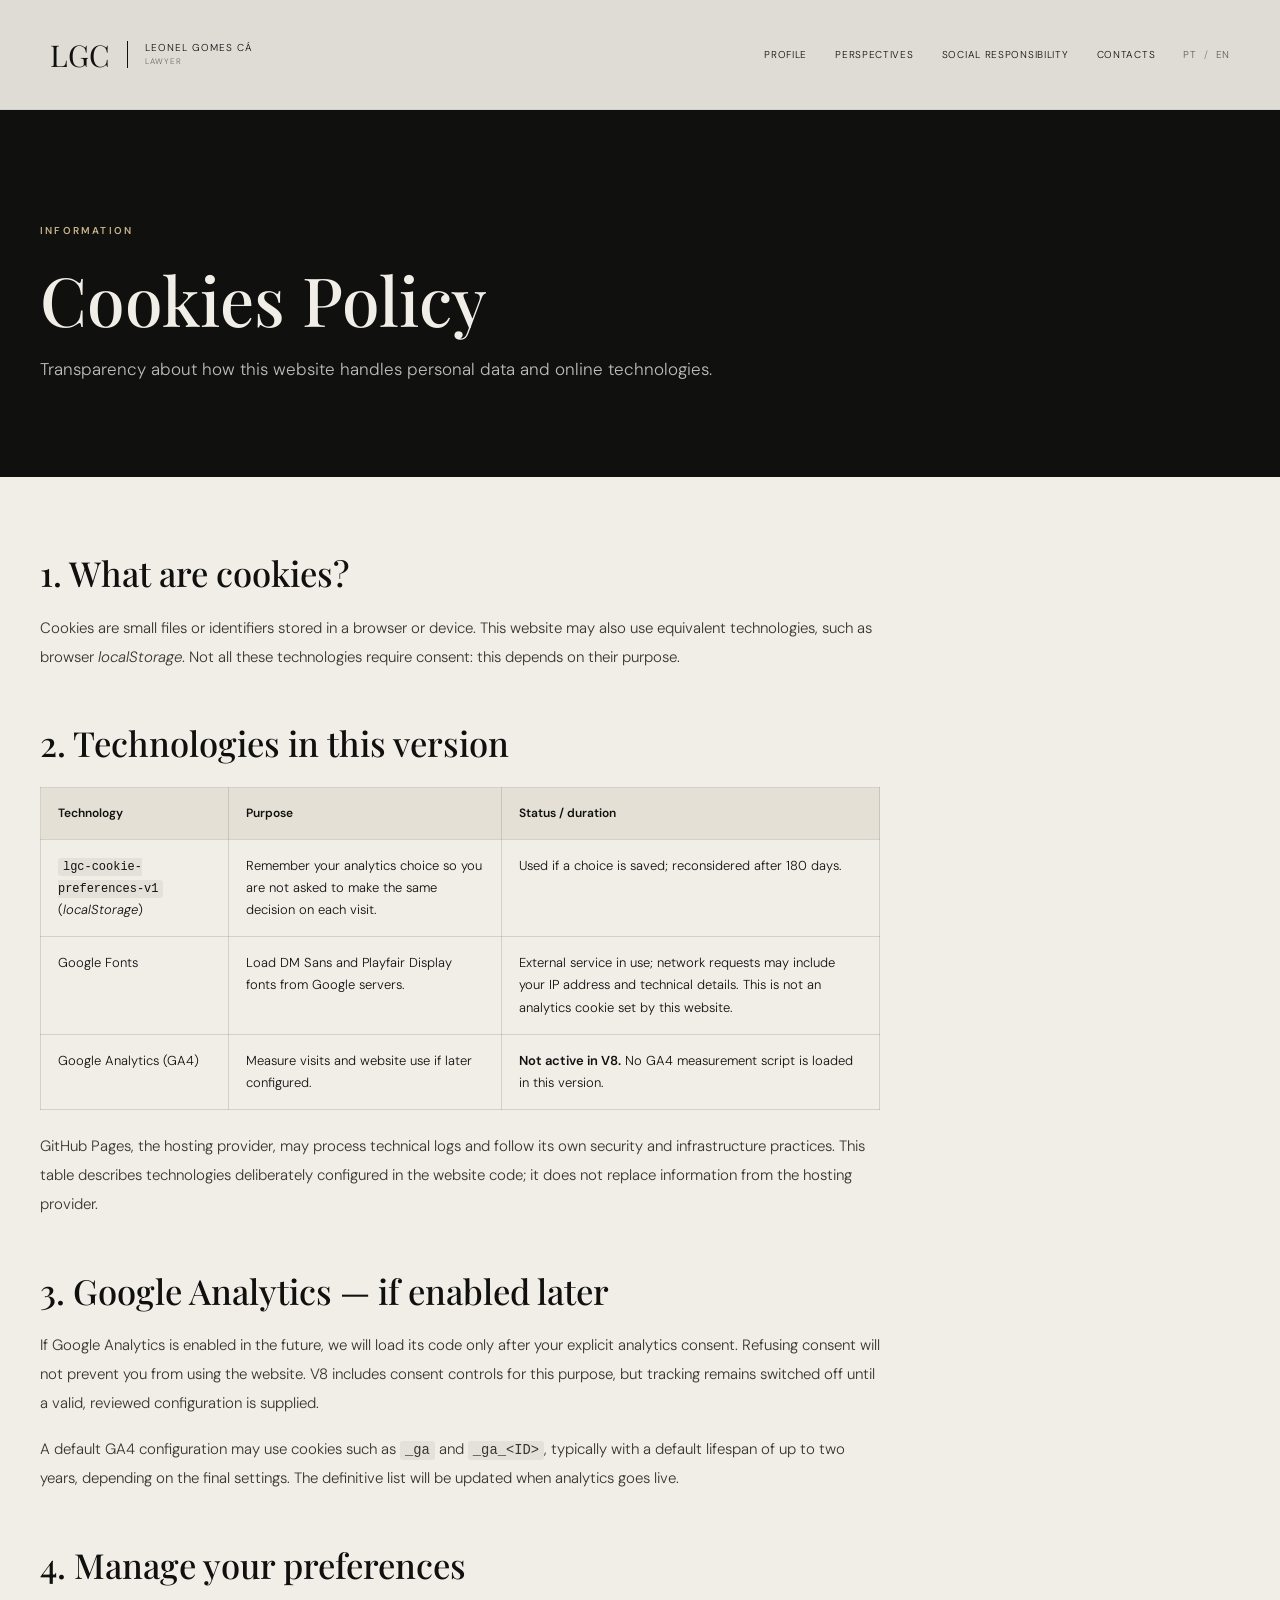
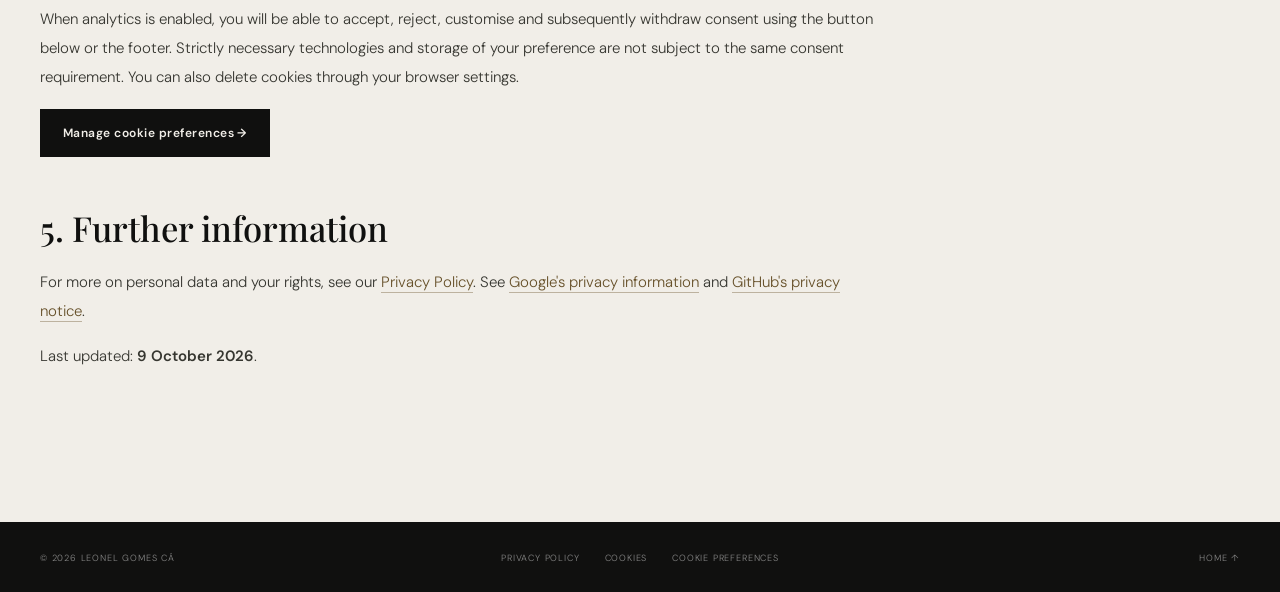
<file: en/cookies.html>
<!DOCTYPE html>

<html lang="en-GB">
<head>
<meta charset="utf-8"/>
<meta content="width=device-width, initial-scale=1.0" name="viewport"/>
<title>Cookies Policy — Leonel Gomes Cá</title>
<meta content="Information about cookies, Google Fonts and possible future analytics on Leonel Gomes Cá’s website." name="description"/>
<meta content="#f1eee8" name="theme-color"/>
<link href="https://fonts.googleapis.com" rel="preconnect"/>
<link crossorigin="" href="https://fonts.gstatic.com" rel="preconnect"/>
<link href="https://fonts.googleapis.com/css2?family=DM+Sans:wght@300;400;500;600&amp;family=Playfair+Display:wght@500;600&amp;display=swap" rel="stylesheet"/>
<link href="../css/style.css" rel="stylesheet"/>
<meta content="website" property="og:type"/><meta content="Leonel Gomes Cá" property="og:site_name"/><meta content="en_GB" property="og:locale"/><meta content="pt_PT" property="og:locale:alternate"/><meta content="Cookies Policy — Leonel Gomes Cá" property="og:title"/><meta content="Information about cookies, Google Fonts and possible future analytics on Leonel Gomes Cá’s website." property="og:description"/><meta content="https://ammoita.github.io/templateadvogado/assets/og-lgc-brand.jpg" property="og:image"/><meta content="image/jpeg" property="og:image:type"/><meta content="1200" property="og:image:width"/><meta content="630" property="og:image:height"/><meta content="LGC | Leonel Gomes Cá, Advogado. Ivory-coloured logo on a dark background" property="og:image:alt"/><meta content="summary_large_image" name="twitter:card"/><meta content="Cookies Policy — Leonel Gomes Cá" name="twitter:title"/><meta content="Information about cookies, Google Fonts and possible future analytics on Leonel Gomes Cá’s website." name="twitter:description"/><meta content="https://ammoita.github.io/templateadvogado/assets/og-lgc-brand.jpg" name="twitter:image"/><meta content="LGC | Leonel Gomes Cá, Advogado. Ivory-coloured logo on a dark background" name="twitter:image:alt"/><link href="https://ammoita.github.io/templateadvogado/en/cookies.html" rel="canonical"/><link href="https://ammoita.github.io/templateadvogado/cookies.html" hreflang="pt-PT" rel="alternate"/><link href="https://ammoita.github.io/templateadvogado/en/cookies.html" hreflang="en-GB" rel="alternate"/><meta content="https://ammoita.github.io/templateadvogado/en/cookies.html" property="og:url"/></head>
<body class="contact-page">
<header class="header header--light" id="header">
<a aria-label="Home page" class="logo" href="index.html#inicio">
<span class="logo__letters">
                LGC
            </span>
<span class="logo__text">

                Leonel Gomes Cá

                <small>
                    Lawyer
                </small>
</span>
</a>
<nav aria-label="Main navigation" class="desktop-nav">
<a href="index.html#perfil">
                Profile
            </a>
<a href="perspectives.html">
                Perspectives
            </a>
<a href="social-responsibility.html">
                Social Responsibility
            </a>
<a href="contact.html">
                Contacts
            </a>
<div aria-label="Choose language" class="language-switch" role="group"><a href="../cookies.html" hreflang="pt-PT" lang="pt-PT">PT</a><span aria-hidden="true">/</span><a href="cookies.html" hreflang="en-GB" lang="en-GB">EN</a></div></nav>
<button aria-expanded="false" aria-label="Open menu" class="menu-button" id="menuButton">
<span></span>
<span></span>
</button>
</header>
<div class="mobile-menu" id="mobileMenu">
<div class="mobile-menu__inner">
<span class="mobile-menu__label">
                Navigation
            </span>
<nav>
<a href="index.html#perfil">
                    Profile
                </a>
<a href="perspectives.html">
                    Perspectives
                </a>
<a href="social-responsibility.html">
                    Social Responsibility
                </a>
<a href="contact.html">
                    Contacts
                </a>
</nav><div aria-label="Choose language" class="language-switch language-switch--mobile" role="group"><a href="../cookies.html" hreflang="pt-PT" lang="pt-PT">PT</a><span aria-hidden="true">/</span><a aria-current="page" href="cookies.html" hreflang="en-GB" lang="en-GB">EN</a></div>
<div class="mobile-menu__footer">
<span>
                    Leonel Gomes Cá
                </span>
<span>
                    Lawyer
                </span>
</div>
</div>
</div>
<main class="legal-main"><div class="legal-hero"><div class="container"><span class="legal-eyebrow">INFORMATION</span><h1>Cookies Policy</h1><p>Transparency about how this website handles personal data and online technologies.</p></div></div><div class="container"><article class="legal-content">
<section><h2>1. What are cookies?</h2><p>Cookies are small files or identifiers stored in a browser or device. This website may also use equivalent technologies, such as browser <em>localStorage</em>. Not all these technologies require consent: this depends on their purpose.</p></section>
<section><h2>2. Technologies in this version</h2>
<div class="legal-table-wrap"><table class="legal-table"><thead><tr><th>Technology</th><th>Purpose</th><th>Status / duration</th></tr></thead><tbody>
<tr><td><code>lgc-cookie-preferences-v1</code> (<em>localStorage</em>)</td><td>Remember your analytics choice so you are not asked to make the same decision on each visit.</td><td>Used if a choice is saved; reconsidered after 180 days.</td></tr>
<tr><td>Google Fonts</td><td>Load DM Sans and Playfair Display fonts from Google servers.</td><td>External service in use; network requests may include your IP address and technical details. This is not an analytics cookie set by this website.</td></tr>
<tr><td>Google Analytics (GA4)</td><td>Measure visits and website use if later configured.</td><td><strong>Not active in V8.</strong> No GA4 measurement script is loaded in this version.</td></tr>
</tbody></table></div><p>GitHub Pages, the hosting provider, may process technical logs and follow its own security and infrastructure practices. This table describes technologies deliberately configured in the website code; it does not replace information from the hosting provider.</p></section>
<section><h2>3. Google Analytics — if enabled later</h2><p>If Google Analytics is enabled in the future, we will load its code only after your explicit analytics consent. Refusing consent will not prevent you from using the website. V8 includes consent controls for this purpose, but tracking remains switched off until a valid, reviewed configuration is supplied.</p>
<p>A default GA4 configuration may use cookies such as <code>_ga</code> and <code>_ga_&lt;ID&gt;</code>, typically with a default lifespan of up to two years, depending on the final settings. The definitive list will be updated when analytics goes live.</p></section>
<section><h2>4. Manage your preferences</h2><p>When analytics is enabled, you will be able to accept, reject, customise and subsequently withdraw consent using the button below or the footer. Strictly necessary technologies and storage of your preference are not subject to the same consent requirement. You can also delete cookies through your browser settings.</p><p><button class="legal-action-button lgc-cookie-settings-trigger" type="button">Manage cookie preferences →</button></p></section>
<section><h2>5. Further information</h2><p>For more on personal data and your rights, see our <a href="privacy-policy.html">Privacy Policy</a>. See <a href="https://policies.google.com/privacy" rel="noopener noreferrer" target="_blank">Google's privacy information</a> and <a href="https://docs.github.com/en/site-policy/privacy-policies/github-general-privacy-statement" rel="noopener noreferrer" target="_blank">GitHub's privacy notice</a>.</p><p>Last updated: <strong>9 October 2026</strong>.</p></section>
</article></div></main>
<footer class="footer">
<div class="container footer__inner">
<span>
                © <span id="currentYear"></span>
                Leonel Gomes Cá
            </span>
<div>
<a href="privacy-policy.html">
                    Privacy Policy
                </a>
<a href="cookies.html">
                    Cookies
                </a>
<button class="lgc-cookie-settings-trigger" type="button">Cookie preferences</button></div>
<a href="index.html">
                Home ↑
            </a>
</div>
</footer>
<script src="../js/main.js"></script>
<script src="../js/privacy-config.js"></script><script src="../js/privacy.js"></script></body>
</html>
</file>
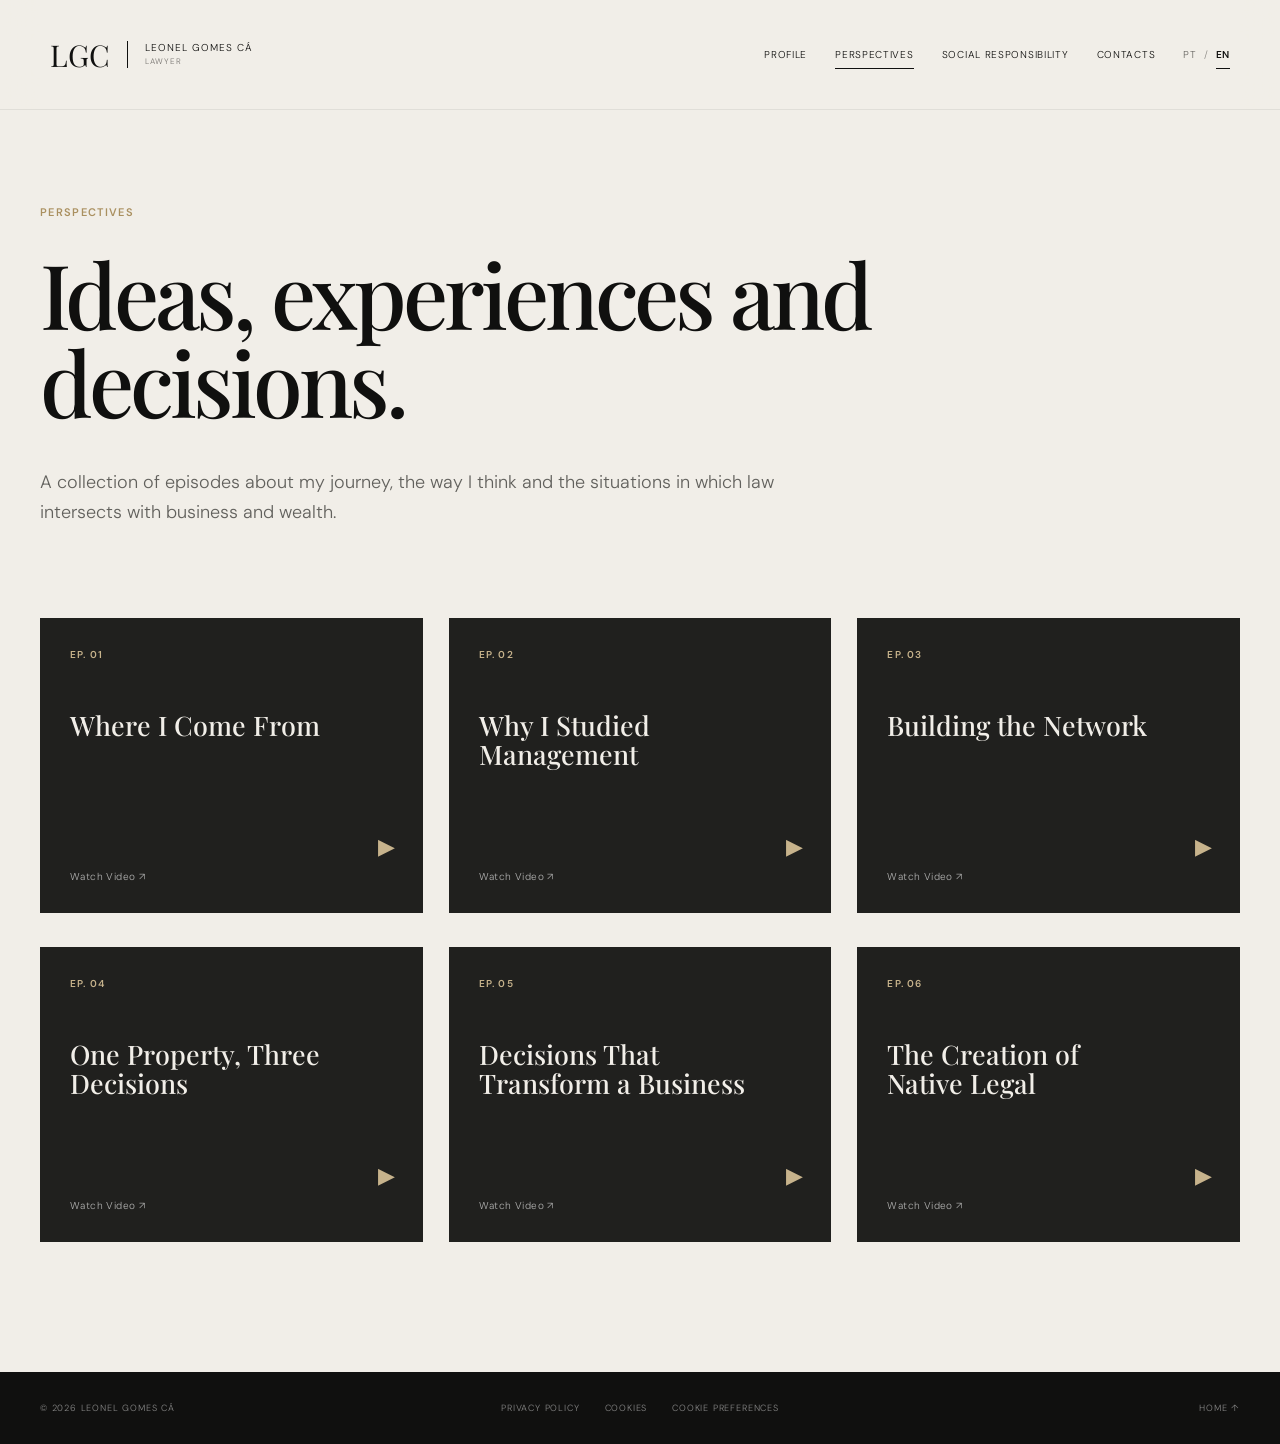
<file: en/perspectives.html>
<!DOCTYPE html>

<html lang="en-GB">
<head>
<meta charset="utf-8"/>
<meta content="width=device-width, initial-scale=1.0" name="viewport"/>
<title>Perspectives — Leonel Gomes Cá</title>
<meta content="Ideas, experiences and decisions — a collection of episodes by Leonel Gomes Cá." name="description"/>
<meta content="#f1eee8" name="theme-color"/>
<link href="https://fonts.googleapis.com" rel="preconnect"/>
<link crossorigin="" href="https://fonts.gstatic.com" rel="preconnect"/>
<link href="https://fonts.googleapis.com/css2?family=DM+Sans:wght@300;400;500;600&amp;family=Playfair+Display:wght@500;600&amp;display=swap" rel="stylesheet"/>
<link href="../css/style.css" rel="stylesheet"/>
<meta content="website" property="og:type"/><meta content="Leonel Gomes Cá" property="og:site_name"/><meta content="en_GB" property="og:locale"/><meta content="pt_PT" property="og:locale:alternate"/><meta content="Perspectives — Leonel Gomes Cá" property="og:title"/><meta content="Ideas, experiences and decisions — a collection of episodes by Leonel Gomes Cá." property="og:description"/><meta content="https://ammoita.github.io/templateadvogado/assets/og-lgc-brand.jpg" property="og:image"/><meta content="image/jpeg" property="og:image:type"/><meta content="1200" property="og:image:width"/><meta content="630" property="og:image:height"/><meta content="LGC | Leonel Gomes Cá, Advogado. Ivory-coloured logo on a dark background" property="og:image:alt"/><meta content="summary_large_image" name="twitter:card"/><meta content="Perspectives — Leonel Gomes Cá" name="twitter:title"/><meta content="Ideas, experiences and decisions — a collection of episodes by Leonel Gomes Cá." name="twitter:description"/><meta content="https://ammoita.github.io/templateadvogado/assets/og-lgc-brand.jpg" name="twitter:image"/><meta content="LGC | Leonel Gomes Cá, Advogado. Ivory-coloured logo on a dark background" name="twitter:image:alt"/><link href="https://ammoita.github.io/templateadvogado/en/perspectives.html" rel="canonical"/><link href="https://ammoita.github.io/templateadvogado/perspetivas.html" hreflang="pt-PT" rel="alternate"/><link href="https://ammoita.github.io/templateadvogado/en/perspectives.html" hreflang="en-GB" rel="alternate"/><meta content="https://ammoita.github.io/templateadvogado/en/perspectives.html" property="og:url"/></head>
<body class="inner-page">
<!-- HEADER -->
<header class="header header--light" id="header">
<a aria-label="Home page" class="logo" href="index.html#inicio">
<span class="logo__letters">
                LGC
            </span>
<span class="logo__text">

                Leonel Gomes Cá

                <small>
                    Lawyer
                </small>
</span>
</a>
<nav aria-label="Main navigation" class="desktop-nav">
<a href="index.html#perfil">
                Profile
            </a>
<a aria-current="page" href="perspectives.html">
                Perspectives
            </a>
<a href="social-responsibility.html">
                Social Responsibility
            </a>
<a href="contact.html">
                Contacts
            </a>
<div aria-label="Choose language" class="language-switch" role="group"><a href="../perspetivas.html" hreflang="pt-PT" lang="pt-PT">PT</a><span aria-hidden="true">/</span><a aria-current="page" href="perspectives.html" hreflang="en-GB" lang="en-GB">EN</a></div></nav>
<button aria-expanded="false" aria-label="Open menu" class="menu-button" id="menuButton">
<span></span>
<span></span>
</button>
</header>
<!-- MOBILE MENU -->
<div class="mobile-menu" id="mobileMenu">
<div class="mobile-menu__inner">
<span class="mobile-menu__label">
                Navigation
            </span>
<nav>
<a href="index.html#perfil">
                    Profile
                </a>
<a href="perspectives.html">
                    Perspectives
                </a>
<a href="social-responsibility.html">
                    Social Responsibility
                </a>
<a href="contact.html">
                    Contacts
                </a>
</nav><div aria-label="Choose language" class="language-switch language-switch--mobile" role="group"><a href="../perspetivas.html" hreflang="pt-PT" lang="pt-PT">PT</a><span aria-hidden="true">/</span><a aria-current="page" href="perspectives.html" hreflang="en-GB" lang="en-GB">EN</a></div>
<div class="mobile-menu__footer">
<span>
                    Leonel Gomes Cá
                </span>
<span>
                    Lawyer
                </span>
</div>
</div>
</div>
<main class="page-main">
<section class="editorial-page">
<div class="container">
<span class="page-kicker">
                    Perspectives
                </span>
<h1 class="page-title">
                    Ideas, experiences and decisions.
                </h1>
<p class="page-intro">

                    A collection of episodes about my journey, the way I think and the situations in which law intersects with business and wealth.

                </p>
<div class="perspectives-grid">
<!--
                        IMPORTANTE:
                        substituir cada href pelo link DIRETO
                        para o respetivo Reel/vídeo.
                    -->
<!-- EPISÓDIO 01 -->
<a class="perspective-card" href="https://www.instagram.com/leonelkha926/" rel="noopener noreferrer" target="_blank">
<span class="perspective-card__ep">
                            EP. 01
                        </span>
<strong>
                            Where I Come From
                        </strong>
<span aria-hidden="true" class="perspective-card__play">
                            ▶
                        </span>
<small>
                            Watch Video ↗
                        </small>
</a>
<!-- EPISÓDIO 02 -->
<a class="perspective-card" href="https://www.instagram.com/leonelkha926/" rel="noopener noreferrer" target="_blank">
<span class="perspective-card__ep">
                            EP. 02
                        </span>
<strong>
                            Why I Studied Management
                        </strong>
<span aria-hidden="true" class="perspective-card__play">
                            ▶
                        </span>
<small>
                            Watch Video ↗
                        </small>
</a>
<!-- EPISÓDIO 03 -->
<a class="perspective-card" href="https://www.instagram.com/leonelkha926/" rel="noopener noreferrer" target="_blank">
<span class="perspective-card__ep">
                            EP. 03
                        </span>
<strong>
                            Building the Network
                        </strong>
<span aria-hidden="true" class="perspective-card__play">
                            ▶
                        </span>
<small>
                            Watch Video ↗
                        </small>
</a>
<!-- EPISÓDIO 04 -->
<a class="perspective-card" href="https://www.instagram.com/leonelkha926/" rel="noopener noreferrer" target="_blank">
<span class="perspective-card__ep">
                            EP. 04
                        </span>
<strong>
                            One Property, Three Decisions
                        </strong>
<span aria-hidden="true" class="perspective-card__play">
                            ▶
                        </span>
<small>
                            Watch Video ↗
                        </small>
</a>
<!-- EPISÓDIO 05 -->
<a class="perspective-card" href="https://www.instagram.com/leonelkha926/" rel="noopener noreferrer" target="_blank">
<span class="perspective-card__ep">
                            EP. 05
                        </span>
<strong>
                            Decisions That Transform a Business
                        </strong>
<span aria-hidden="true" class="perspective-card__play">
                            ▶
                        </span>
<small>
                            Watch Video ↗
                        </small>
</a>
<!-- EPISÓDIO 06 -->
<a class="perspective-card" href="https://www.instagram.com/leonelkha926/" rel="noopener noreferrer" target="_blank">
<span class="perspective-card__ep">
                            EP. 06
                        </span>
<strong>
                            The Creation of Native Legal
                        </strong>
<span aria-hidden="true" class="perspective-card__play">
                            ▶
                        </span>
<small>
                            Watch Video ↗
                        </small>
</a>
</div>
</div>
</section>
</main>
<footer class="footer">
<div class="container footer__inner">
<span>
                © <span id="currentYear"></span>
                Leonel Gomes Cá
            </span>
<div>
<a href="privacy-policy.html">
                    Privacy Policy
                </a>
<a href="cookies.html">
                    Cookies
                </a>
<button class="lgc-cookie-settings-trigger" type="button">Cookie preferences</button></div>
<a href="index.html">
                Home ↑
            </a>
</div>
</footer>
<script src="../js/main.js"></script>
<script src="../js/privacy-config.js"></script><script src="../js/privacy.js"></script></body>
</html>
</file>
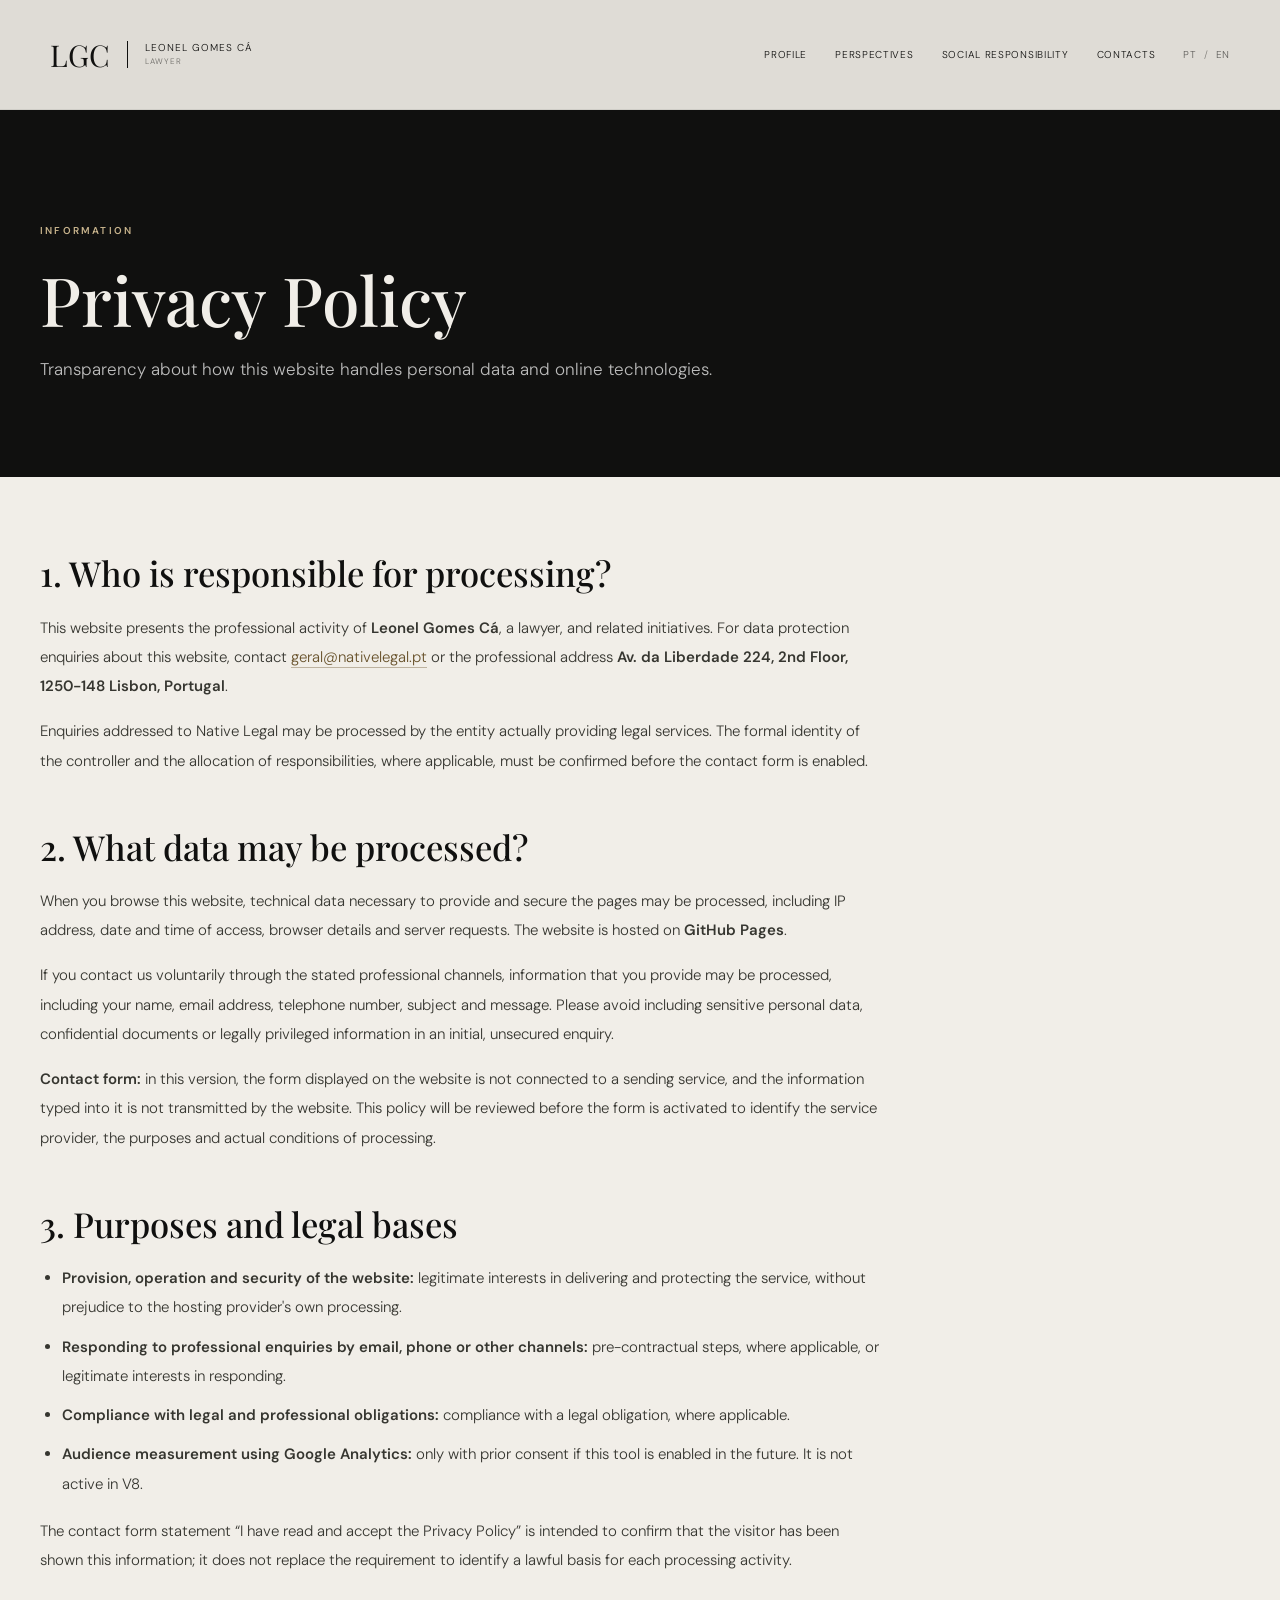
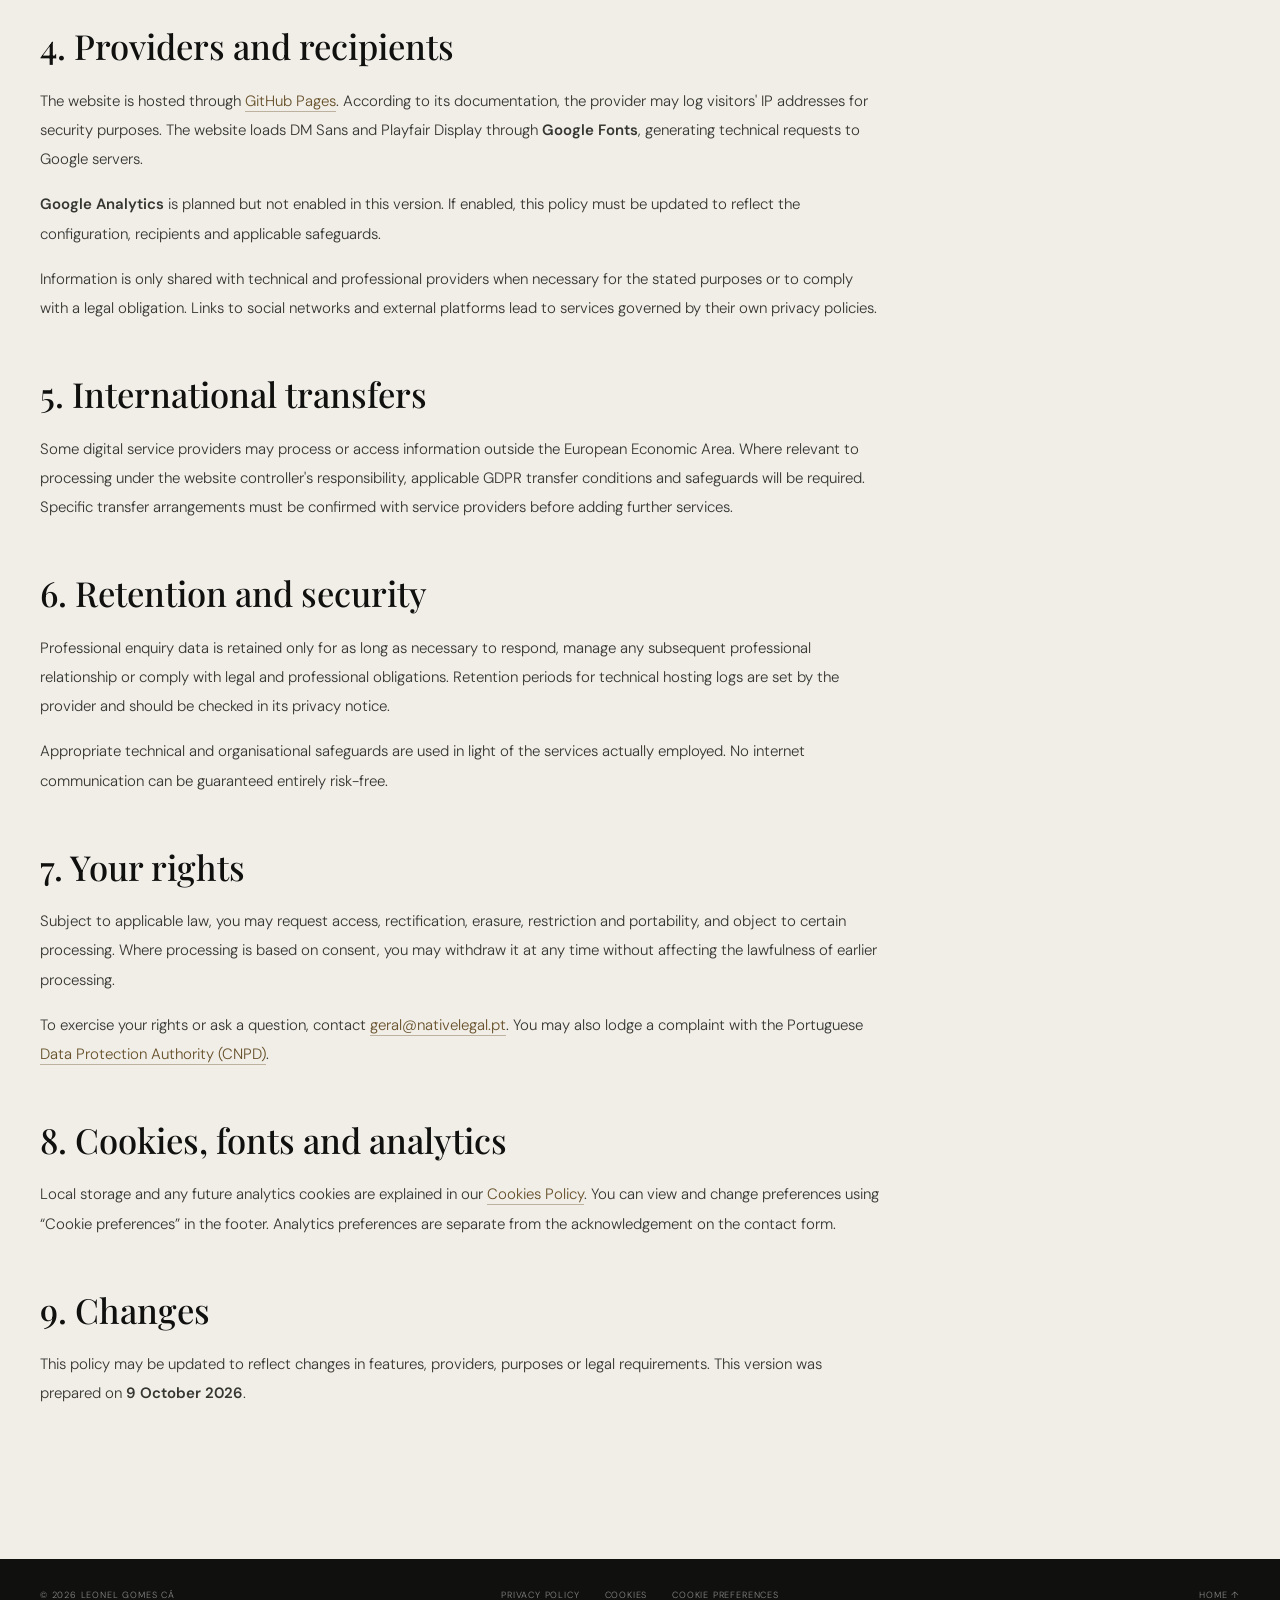
<file: en/privacy-policy.html>
<!DOCTYPE html>

<html lang="en-GB">
<head>
<meta charset="utf-8"/>
<meta content="width=device-width, initial-scale=1.0" name="viewport"/>
<title>Privacy Policy — Leonel Gomes Cá</title>
<meta content="Privacy and data protection information for Leonel Gomes Cá’s website." name="description"/>
<meta content="#f1eee8" name="theme-color"/>
<link href="https://fonts.googleapis.com" rel="preconnect"/>
<link crossorigin="" href="https://fonts.gstatic.com" rel="preconnect"/>
<link href="https://fonts.googleapis.com/css2?family=DM+Sans:wght@300;400;500;600&amp;family=Playfair+Display:wght@500;600&amp;display=swap" rel="stylesheet"/>
<link href="../css/style.css" rel="stylesheet"/>
<meta content="website" property="og:type"/><meta content="Leonel Gomes Cá" property="og:site_name"/><meta content="en_GB" property="og:locale"/><meta content="pt_PT" property="og:locale:alternate"/><meta content="Privacy Policy — Leonel Gomes Cá" property="og:title"/><meta content="Privacy and data protection information for Leonel Gomes Cá’s website." property="og:description"/><meta content="https://ammoita.github.io/templateadvogado/assets/og-lgc-brand.jpg" property="og:image"/><meta content="image/jpeg" property="og:image:type"/><meta content="1200" property="og:image:width"/><meta content="630" property="og:image:height"/><meta content="LGC | Leonel Gomes Cá, Advogado. Ivory-coloured logo on a dark background" property="og:image:alt"/><meta content="summary_large_image" name="twitter:card"/><meta content="Privacy Policy — Leonel Gomes Cá" name="twitter:title"/><meta content="Privacy and data protection information for Leonel Gomes Cá’s website." name="twitter:description"/><meta content="https://ammoita.github.io/templateadvogado/assets/og-lgc-brand.jpg" name="twitter:image"/><meta content="LGC | Leonel Gomes Cá, Advogado. Ivory-coloured logo on a dark background" name="twitter:image:alt"/><link href="https://ammoita.github.io/templateadvogado/en/privacy-policy.html" rel="canonical"/><link href="https://ammoita.github.io/templateadvogado/politica-privacidade.html" hreflang="pt-PT" rel="alternate"/><link href="https://ammoita.github.io/templateadvogado/en/privacy-policy.html" hreflang="en-GB" rel="alternate"/><meta content="https://ammoita.github.io/templateadvogado/en/privacy-policy.html" property="og:url"/></head>
<body class="contact-page">
<header class="header header--light" id="header">
<a aria-label="Home page" class="logo" href="index.html#inicio">
<span class="logo__letters">
                LGC
            </span>
<span class="logo__text">

                Leonel Gomes Cá

                <small>
                    Lawyer
                </small>
</span>
</a>
<nav aria-label="Main navigation" class="desktop-nav">
<a href="index.html#perfil">
                Profile
            </a>
<a href="perspectives.html">
                Perspectives
            </a>
<a href="social-responsibility.html">
                Social Responsibility
            </a>
<a href="contact.html">
                Contacts
            </a>
<div aria-label="Choose language" class="language-switch" role="group"><a href="../politica-privacidade.html" hreflang="pt-PT" lang="pt-PT">PT</a><span aria-hidden="true">/</span><a href="privacy-policy.html" hreflang="en-GB" lang="en-GB">EN</a></div></nav>
<button aria-expanded="false" aria-label="Open menu" class="menu-button" id="menuButton">
<span></span>
<span></span>
</button>
</header>
<div class="mobile-menu" id="mobileMenu">
<div class="mobile-menu__inner">
<span class="mobile-menu__label">
                Navigation
            </span>
<nav>
<a href="index.html#perfil">
                    Profile
                </a>
<a href="perspectives.html">
                    Perspectives
                </a>
<a href="social-responsibility.html">
                    Social Responsibility
                </a>
<a href="contact.html">
                    Contacts
                </a>
</nav><div aria-label="Choose language" class="language-switch language-switch--mobile" role="group"><a href="../politica-privacidade.html" hreflang="pt-PT" lang="pt-PT">PT</a><span aria-hidden="true">/</span><a aria-current="page" href="privacy-policy.html" hreflang="en-GB" lang="en-GB">EN</a></div>
<div class="mobile-menu__footer">
<span>
                    Leonel Gomes Cá
                </span>
<span>
                    Lawyer
                </span>
</div>
</div>
</div>
<main class="legal-main"><div class="legal-hero"><div class="container"><span class="legal-eyebrow">INFORMATION</span><h1>Privacy Policy</h1><p>Transparency about how this website handles personal data and online technologies.</p></div></div><div class="container"><article class="legal-content">
<section><h2>1. Who is responsible for processing?</h2>
<p>This website presents the professional activity of <strong>Leonel Gomes Cá</strong>, a lawyer, and related initiatives. For data protection enquiries about this website, contact <a href="mailto:geral@nativelegal.pt">geral@nativelegal.pt</a> or the professional address <strong>Av. da Liberdade 224, 2nd Floor, 1250-148 Lisbon, Portugal</strong>.</p>
<p>Enquiries addressed to Native Legal may be processed by the entity actually providing legal services. The formal identity of the controller and the allocation of responsibilities, where applicable, must be confirmed before the contact form is enabled.</p></section>
<section><h2>2. What data may be processed?</h2>
<p>When you browse this website, technical data necessary to provide and secure the pages may be processed, including IP address, date and time of access, browser details and server requests. The website is hosted on <strong>GitHub Pages</strong>.</p>
<p>If you contact us voluntarily through the stated professional channels, information that you provide may be processed, including your name, email address, telephone number, subject and message. Please avoid including sensitive personal data, confidential documents or legally privileged information in an initial, unsecured enquiry.</p>
<p><strong>Contact form:</strong> in this version, the form displayed on the website is not connected to a sending service, and the information typed into it is not transmitted by the website. This policy will be reviewed before the form is activated to identify the service provider, the purposes and actual conditions of processing.</p></section>
<section><h2>3. Purposes and legal bases</h2>
<ul><li><strong>Provision, operation and security of the website:</strong> legitimate interests in delivering and protecting the service, without prejudice to the hosting provider's own processing.</li>
<li><strong>Responding to professional enquiries by email, phone or other channels:</strong> pre-contractual steps, where applicable, or legitimate interests in responding.</li>
<li><strong>Compliance with legal and professional obligations:</strong> compliance with a legal obligation, where applicable.</li>
<li><strong>Audience measurement using Google Analytics:</strong> only with prior consent if this tool is enabled in the future. It is not active in V8.</li></ul>
<p>The contact form statement “I have read and accept the Privacy Policy” is intended to confirm that the visitor has been shown this information; it does not replace the requirement to identify a lawful basis for each processing activity.</p></section>
<section><h2>4. Providers and recipients</h2>
<p>The website is hosted through <a href="https://docs.github.com/en/pages/getting-started-with-github-pages/what-is-github-pages" rel="noopener noreferrer" target="_blank">GitHub Pages</a>. According to its documentation, the provider may log visitors' IP addresses for security purposes. The website loads DM Sans and Playfair Display through <strong>Google Fonts</strong>, generating technical requests to Google servers.</p>
<p><strong>Google Analytics</strong> is planned but not enabled in this version. If enabled, this policy must be updated to reflect the configuration, recipients and applicable safeguards.</p>
<p>Information is only shared with technical and professional providers when necessary for the stated purposes or to comply with a legal obligation. Links to social networks and external platforms lead to services governed by their own privacy policies.</p></section>
<section><h2>5. International transfers</h2>
<p>Some digital service providers may process or access information outside the European Economic Area. Where relevant to processing under the website controller's responsibility, applicable GDPR transfer conditions and safeguards will be required. Specific transfer arrangements must be confirmed with service providers before adding further services.</p></section>
<section><h2>6. Retention and security</h2>
<p>Professional enquiry data is retained only for as long as necessary to respond, manage any subsequent professional relationship or comply with legal and professional obligations. Retention periods for technical hosting logs are set by the provider and should be checked in its privacy notice.</p>
<p>Appropriate technical and organisational safeguards are used in light of the services actually employed. No internet communication can be guaranteed entirely risk-free.</p></section>
<section><h2>7. Your rights</h2>
<p>Subject to applicable law, you may request access, rectification, erasure, restriction and portability, and object to certain processing. Where processing is based on consent, you may withdraw it at any time without affecting the lawfulness of earlier processing.</p>
<p>To exercise your rights or ask a question, contact <a href="mailto:geral@nativelegal.pt">geral@nativelegal.pt</a>. You may also lodge a complaint with the Portuguese <a href="https://www.cnpd.pt/" rel="noopener noreferrer" target="_blank">Data Protection Authority (CNPD)</a>.</p></section>
<section><h2>8. Cookies, fonts and analytics</h2>
<p>Local storage and any future analytics cookies are explained in our <a href="cookies.html">Cookies Policy</a>. You can view and change preferences using “Cookie preferences” in the footer. Analytics preferences are separate from the acknowledgement on the contact form.</p></section>
<section><h2>9. Changes</h2><p>This policy may be updated to reflect changes in features, providers, purposes or legal requirements. This version was prepared on <strong>9 October 2026</strong>.</p></section>
</article></div></main>
<footer class="footer">
<div class="container footer__inner">
<span>
                © <span id="currentYear"></span>
                Leonel Gomes Cá
            </span>
<div>
<a href="privacy-policy.html">
                    Privacy Policy
                </a>
<a href="cookies.html">
                    Cookies
                </a>
<button class="lgc-cookie-settings-trigger" type="button">Cookie preferences</button></div>
<a href="index.html">
                Home ↑
            </a>
</div>
</footer>
<script src="../js/main.js"></script>
<script src="../js/privacy-config.js"></script><script src="../js/privacy.js"></script></body>
</html>
</file>
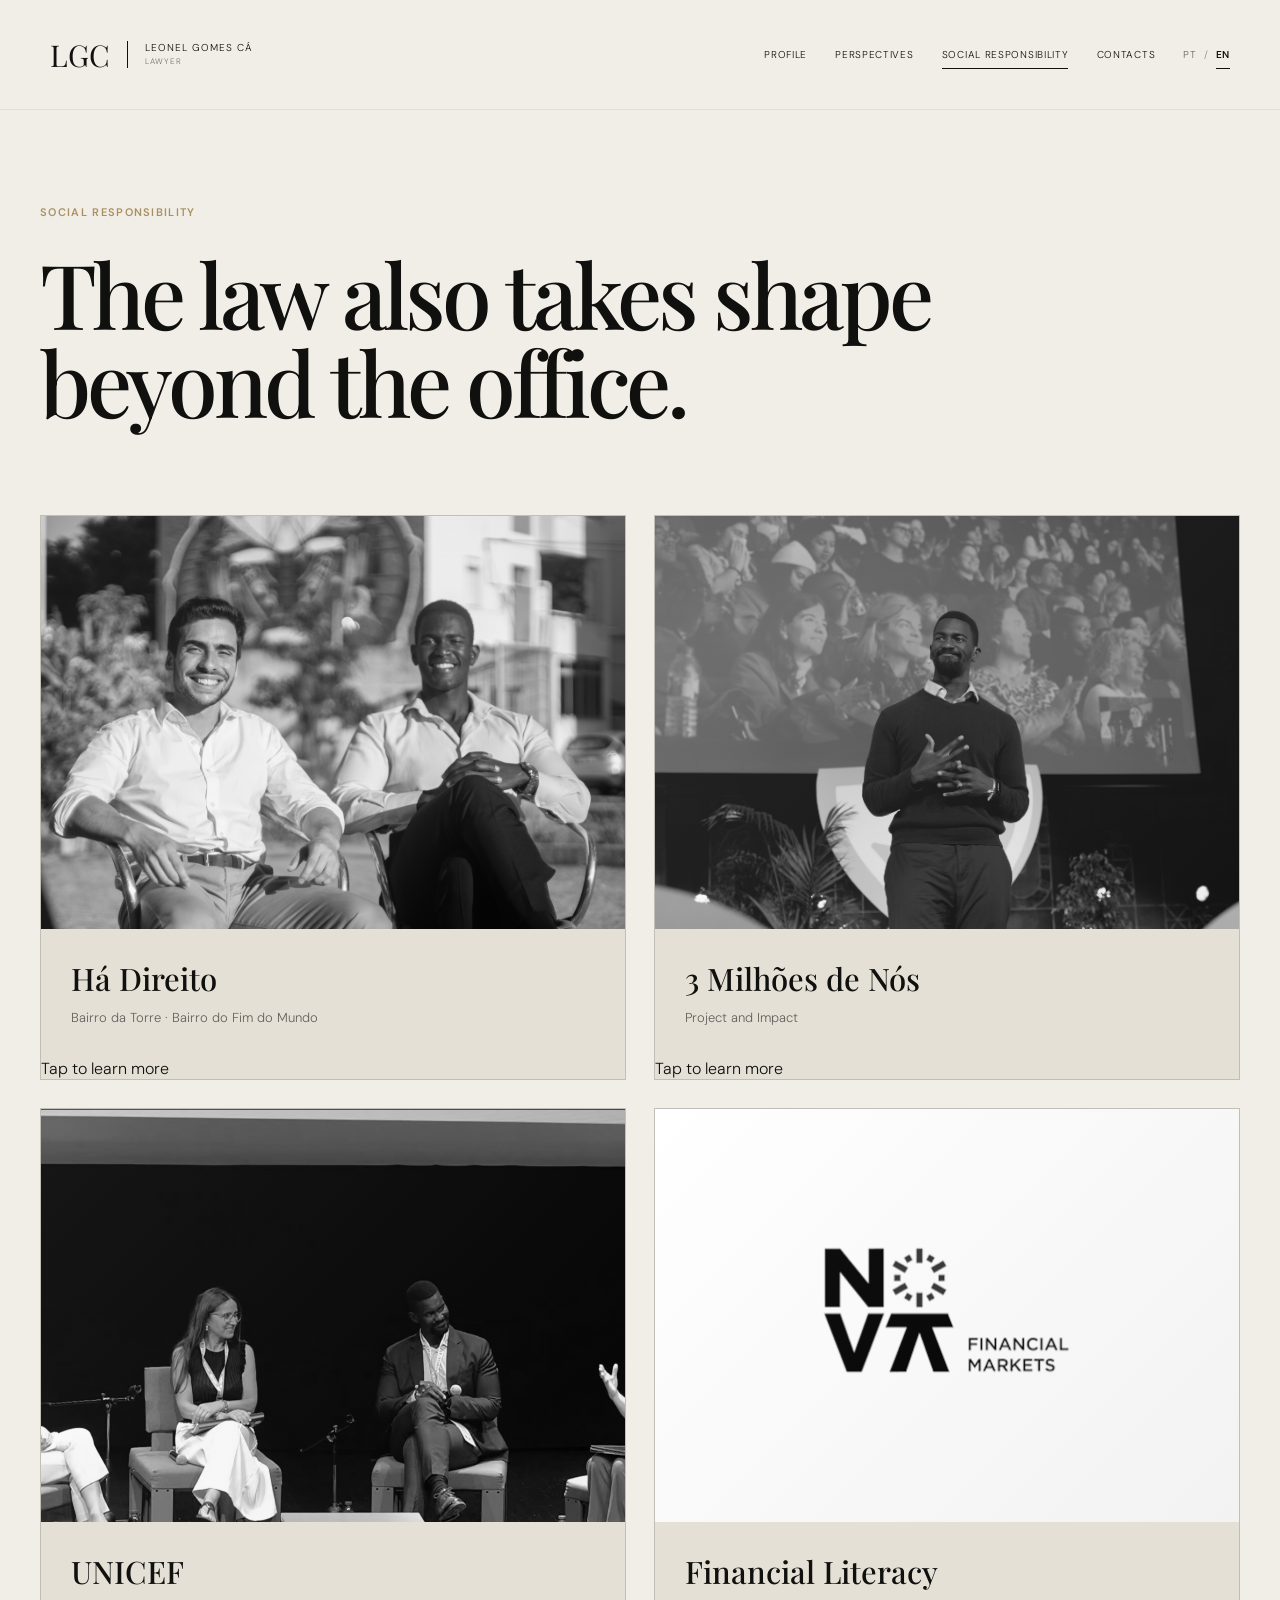
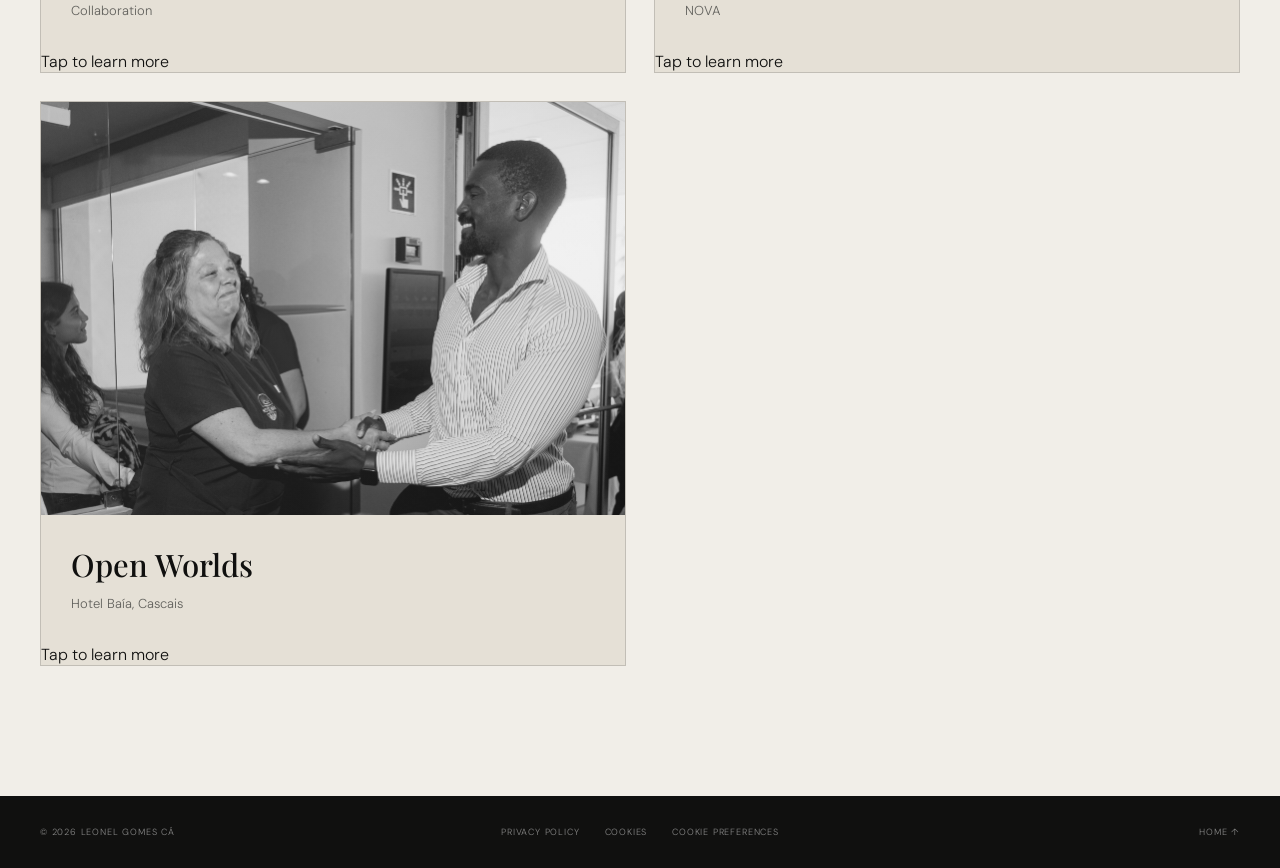
<file: en/social-responsibility.html>
<!DOCTYPE html>

<html lang="en-GB">
<head>
<meta charset="utf-8"/>
<meta content="width=device-width, initial-scale=1.0" name="viewport"/>
<title>Social Responsibility — Leonel Gomes Cá</title>
<meta content="Social responsibility projects and initiatives involving Leonel Gomes Cá." name="description"/>
<meta content="#f1eee8" name="theme-color"/>
<link href="https://fonts.googleapis.com" rel="preconnect"/>
<link crossorigin="" href="https://fonts.gstatic.com" rel="preconnect"/>
<link href="https://fonts.googleapis.com/css2?family=DM+Sans:wght@300;400;500;600&amp;family=Playfair+Display:wght@500;600&amp;display=swap" rel="stylesheet"/>
<link href="../css/style.css" rel="stylesheet"/>
<meta content="website" property="og:type"/><meta content="Leonel Gomes Cá" property="og:site_name"/><meta content="en_GB" property="og:locale"/><meta content="pt_PT" property="og:locale:alternate"/><meta content="Social Responsibility — Leonel Gomes Cá" property="og:title"/><meta content="Social responsibility projects and initiatives involving Leonel Gomes Cá." property="og:description"/><meta content="https://ammoita.github.io/templateadvogado/assets/og-lgc-brand.jpg" property="og:image"/><meta content="image/jpeg" property="og:image:type"/><meta content="1200" property="og:image:width"/><meta content="630" property="og:image:height"/><meta content="LGC | Leonel Gomes Cá, Advogado. Ivory-coloured logo on a dark background" property="og:image:alt"/><meta content="summary_large_image" name="twitter:card"/><meta content="Social Responsibility — Leonel Gomes Cá" name="twitter:title"/><meta content="Social responsibility projects and initiatives involving Leonel Gomes Cá." name="twitter:description"/><meta content="https://ammoita.github.io/templateadvogado/assets/og-lgc-brand.jpg" name="twitter:image"/><meta content="LGC | Leonel Gomes Cá, Advogado. Ivory-coloured logo on a dark background" name="twitter:image:alt"/><link href="https://ammoita.github.io/templateadvogado/en/social-responsibility.html" rel="canonical"/><link href="https://ammoita.github.io/templateadvogado/responsabilidade-social.html" hreflang="pt-PT" rel="alternate"/><link href="https://ammoita.github.io/templateadvogado/en/social-responsibility.html" hreflang="en-GB" rel="alternate"/><meta content="https://ammoita.github.io/templateadvogado/en/social-responsibility.html" property="og:url"/></head>
<body class="inner-page">
<header class="header header--light" id="header">
<a aria-label="Home page" class="logo" href="index.html#inicio">
<span class="logo__letters">
                LGC
            </span>
<span class="logo__text">

                Leonel Gomes Cá

                <small>
                    Lawyer
                </small>
</span>
</a>
<nav aria-label="Main navigation" class="desktop-nav">
<a href="index.html#perfil">
                Profile
            </a>
<a href="perspectives.html">
                Perspectives
            </a>
<a aria-current="page" href="social-responsibility.html">
                Social Responsibility
            </a>
<a href="contact.html">
                Contacts
            </a>
<div aria-label="Choose language" class="language-switch" role="group"><a href="../responsabilidade-social.html" hreflang="pt-PT" lang="pt-PT">PT</a><span aria-hidden="true">/</span><a aria-current="page" href="social-responsibility.html" hreflang="en-GB" lang="en-GB">EN</a></div></nav>
<button aria-expanded="false" aria-label="Open menu" class="menu-button" id="menuButton">
<span></span>
<span></span>
</button>
</header>
<div class="mobile-menu" id="mobileMenu">
<div class="mobile-menu__inner">
<span class="mobile-menu__label">
                Navigation
            </span>
<nav>
<a href="index.html#perfil">
                    Profile
                </a>
<a href="perspectives.html">
                    Perspectives
                </a>
<a href="social-responsibility.html">
                    Social Responsibility
                </a>
<a href="contact.html">
                    Contacts
                </a>
</nav><div aria-label="Choose language" class="language-switch language-switch--mobile" role="group"><a href="../responsabilidade-social.html" hreflang="pt-PT" lang="pt-PT">PT</a><span aria-hidden="true">/</span><a aria-current="page" href="social-responsibility.html" hreflang="en-GB" lang="en-GB">EN</a></div>
<div class="mobile-menu__footer">
<span>
                    Leonel Gomes Cá
                </span>
<span>
                    Lawyer
                </span>
</div>
</div>
</div>
<main class="page-main">
<section class="editorial-page">
<div class="container">
<span class="page-kicker">
                    Social Responsibility
                </span>
<h1 class="page-title">

                    The law also takes shape beyond the office.

                </h1>
<div class="social-grid">
<!-- HÁ DIREITO -->
<article aria-label="Há Direito: show project description" aria-pressed="false" class="social-card" role="button" tabindex="0">
<div class="social-card__inner">
<div class="social-card__face social-card__front">
<div class="social-card__media social-card__media--ha-direito"></div>
<div class="social-card__body">
<h2>
                                        Há Direito
                                    </h2>
<p>
                                        Bairro da Torre · Bairro do Fim do Mundo
                                    </p>
</div>
</div>
<div class="social-card__face social-card__back">
<span class="social-card__back-label">
                                    About the Project
                                </span>
<h2>
                                    Há Direito
                                </h2>
<p>
    Together with André Moreira Simões, I founded Há Direito with a clear purpose: to make the law more accessible, approachable and useful, regardless of each person’s socioeconomic background.
</p>
<p>
    Through sessions in schools, universities and social housing communities, we sought to promote legal literacy and demonstrate that understanding the law is also a way of participating more consciously in society.
</p>
<small>
                                    Move away from the card or tap again to return.
                                </small>
</div>
</div>
</article>
<!-- 3 MILHÕES DE NÓS -->
<article aria-label="3 Milhões de Nós: show project description" aria-pressed="false" class="social-card" role="button" tabindex="0">
<div class="social-card__inner">
<div class="social-card__face social-card__front">
<div class="social-card__media social-card__media--3-milhoes-de-nos"></div>
<div class="social-card__body">
<h2>
                                        3 Milhões de Nós
                                    </h2>
<p>
                                        Project and Impact
                                    </p>
</div>
</div>
<div class="social-card__face social-card__back">
<span class="social-card__back-label">
                                    About the Project
                                </span>
<h2>
                                    3 Milhões de Nós
                                </h2>
<p>
    Speaking to more than one thousand young people at Aula Magna in Lisbon, I shared some of the experiences and lessons that shaped my roots.
</p>
<p>
    More than telling my own story, I wanted to challenge them to question prejudice, move beyond labels and see each person beyond first impressions.
</p>
<small>
                                    Move away from the card or tap again to return.
                                </small>
</div>
</div>
</article>
<!-- UNICEF -->
<article aria-label="UNICEF: show project description" aria-pressed="false" class="social-card" role="button" tabindex="0">
<div class="social-card__inner">
<div class="social-card__face social-card__front">
<div class="social-card__media social-card__media--unicef"></div>
<div class="social-card__body">
<h2>
                                        UNICEF
                                    </h2>
<p>
                                        Collaboration
                                    </p>
</div>
</div>
<div class="social-card__face social-card__back">
<span class="social-card__back-label">
                                    About the Project
                                </span>
<h2>
                                    UNICEF
                                </h2>
<p>
    At the invitation of UNICEF Portugal, I participated in the second Rights to the Future Conference, where, alongside several teachers, I highlighted the role of schools as drivers of social mobility.
</p>
<p>
    Drawing on a legal analysis of the legislation governing TEIP schools, I advocated for more effective measures and action plans to reduce inequality and ensure genuine opportunities for all children and young people.
</p>
<small>
                                    Move away from the card or tap again to return.
                                </small>
</div>
</div>
</article>
<!-- LITERACIA FINANCEIRA -->
<article aria-label="Financial Literacy: show project description" aria-pressed="false" class="social-card" role="button" tabindex="0">
<div class="social-card__inner">
<div class="social-card__face social-card__front">
<div class="social-card__media social-card__media--literacia-financeira"></div>
<div class="social-card__body">
<h2>
                                        Financial Literacy
                                    </h2>
<p>
                                        NOVA
                                    </p>
</div>
</div>
<div class="social-card__face social-card__back">
<span class="social-card__back-label">
                                    About the Project
                                </span>
<h2>
                                    Financial Literacy
                                </h2>
<p>
    At the NOVA Financial Markets Knowledge Centre, a research centre at NOVA School of Law, I led the value creation area, where I designed initiatives and established partnerships with organisations in the financial sector to promote financial literacy among young people.
</p>
<p>
    One of these initiatives helped children and young people living in a residential care home better understand how to manage their allowance, save money and make other everyday financial decisions.
</p>
<small>
                                    Move away from the card or tap again to return.
                                </small>
</div>
</div>
</article>
<!-- OPEN WORLDS -->
<article aria-label="Open Worlds: show project description" aria-pressed="false" class="social-card" role="button" tabindex="0">
<div class="social-card__inner">
<div class="social-card__face social-card__front">
<div class="social-card__media social-card__media--open-worlds"></div>
<div class="social-card__body">
<h2>
                                        Open Worlds
                                    </h2>
<p>
                                        Hotel Baía, Cascais
                                    </p>
</div>
</div>
<div class="social-card__face social-card__back">
<span class="social-card__back-label">
                                    About the Project
                                </span>
<h2>
                                    Open Worlds
                                </h2>
<p>
    When I was challenged to create an initiative that would introduce young people to new professional and educational environments, I designed Open Worlds, a project I now coordinate.
</p>
<p>
    Through supported experiences, mentoring and skills development, we seek to help them discover new interests, build confidence and recognise that different paths are possible for their future.
</p>
<small>
                                    Move away from the card or tap again to return.
                                </small>
</div>
</div>
</article>
</div>
<!--

                    Nas imagens e vídeos destes projetos,
                    confirma previamente os respetivos direitos
                    e autorizações de utilização, sobretudo
                    quando existam menores ou pessoas vulneráveis.
            -->
</div>
</section>
</main>
<footer class="footer">
<div class="container footer__inner">
<span>
                © <span id="currentYear"></span>
                Leonel Gomes Cá
            </span>
<div>
<a href="privacy-policy.html">
                    Privacy Policy
                </a>
<a href="cookies.html">
                    Cookies
                </a>
<button class="lgc-cookie-settings-trigger" type="button">Cookie preferences</button></div>
<a href="index.html">
                Home ↑
            </a>
</div>
</footer>
<script src="../js/main.js"></script>
<script src="../js/privacy-config.js"></script><script src="../js/privacy.js"></script></body>
</html>
</file>
<file: css/style.css>
/* ==========================================================
   VARIABLES
========================================================== */

:root {

    --black: #10100f;
    --black-soft: #171715;
    --black-light: #20201e;

    --ivory: #f1eee8;
    --ivory-dark: #e5e0d6;

    --white: #ffffff;

    --grey: #96948e;
    --grey-dark: #62615d;

    --gold: #aa9060;
    --gold-light: #c7b38c;

    --border-dark: rgba(255, 255, 255, .14);
    --border-light: rgba(16, 16, 15, .16);

    --font-serif:
        "Playfair Display",
        Georgia,
        serif;

    --font-sans:
        "DM Sans",
        Arial,
        sans-serif;

    --container: 1440px;

}



/* ==========================================================
   RESET
========================================================== */

*,
*::before,
*::after {
    box-sizing: border-box;
}


html {
    scroll-behavior: smooth;
}


body {

    margin: 0;

    font-family: var(--font-sans);

    background: var(--ivory);
    color: var(--black);

    font-weight: 300;

    overflow-x: hidden;

}


body.menu-open {
    overflow: hidden;
}


a {
    color: inherit;
    text-decoration: none;
}


button,
input,
textarea,
select {
    font: inherit;
}


button {
    cursor: pointer;
}


img {

    max-width: 100%;

    display: block;

}


::selection {

    background: var(--gold);
    color: var(--black);

}



/* ==========================================================
   GLOBAL
========================================================== */

.container {

    width:
        min(
            calc(100% - 80px),
            var(--container)
        );

    margin: 0 auto;

}


.section {
    padding: 140px 0;
}


.display-title {

    margin: 0;

    max-width: 1180px;

    font-family: var(--font-serif);

    font-size:
        clamp(
            55px,
            6vw,
            96px
        );

    line-height: 1.02;

    letter-spacing: -.045em;

    font-weight: 500;

}


.text-link {

    border-bottom:
        1px solid currentColor;

    transition:
        color .25s ease,
        border-color .25s ease;

}


.text-link:hover {

    color: var(--gold);

    border-color: var(--gold);

}



/* ==========================================================
   PRELOADER
========================================================== */

.preloader {

    position: fixed;

    inset: 0;

    z-index: 9999;

    background: var(--black);

    color: var(--ivory);

    display: flex;

    align-items: center;
    justify-content: center;

    flex-direction: column;

    gap: 30px;

    transition:
        opacity .8s ease,
        visibility .8s ease;

}


.preloader.is-hidden {

    opacity: 0;

    visibility: hidden;

}


.preloader__mark {

    font-family: var(--font-serif);

    font-size: 40px;

    letter-spacing: .06em;

}


.preloader__line {

    width: 160px;

    height: 1px;

    background:
        rgba(255,255,255,.15);

    overflow: hidden;

}


.preloader__line span {

    display: block;

    width: 100%;
    height: 100%;

    background: var(--gold);

    transform:
        translateX(-100%);

    animation:
        preloadLine
        1.3s
        cubic-bezier(.76,0,.24,1)
        forwards;

}


@keyframes preloadLine {

    to {
        transform: translateX(0);
    }

}






/* ==========================================================
   HEADER
========================================================== */

.header {

    position: fixed;

    top: 0;
    left: 0;
    right: 0;

    height: 110px;

    z-index: 1000;

    padding: 0 50px;

    display: flex;

    align-items: center;
    justify-content: space-between;

    color: var(--ivory);

    transition:
        height .35s ease,
        background .35s ease,
        color .35s ease;

}


.header--light {

    color: var(--black);

    background:
        rgba(241,238,232,.92);

    backdrop-filter:
        blur(18px);

    border-bottom:
        1px solid rgba(0,0,0,.07);

}


.header.is-scrolled {

    height: 76px;

    background:
        rgba(241,238,232,.92);

    color: var(--black);

    backdrop-filter:
        blur(18px);

    border-bottom:
        1px solid rgba(0,0,0,.08);

}


.logo {

    display: flex;

    align-items: center;

    gap: 17px;

    flex: 0 0 auto;

}


.logo__letters {

    font-family: var(--font-serif);

    font-size: 30px;

    line-height: 1;

}


.logo__text {

    padding-left: 17px;

    border-left:
        1px solid currentColor;

    font-size: 10px;

    line-height: 1.45;

    letter-spacing: .1em;

    text-transform: uppercase;

}


.logo__text small {

    display: block;

    opacity: .55;

    font-size: 8px;

}


.desktop-nav {

    display: flex;

    align-items: center;

    gap:
        clamp(
            18px,
            2.2vw,
            38px
        );

}


.desktop-nav a {

    position: relative;

    font-size: 10px;

    letter-spacing: .07em;

    text-transform: uppercase;

    white-space: nowrap;

}


.desktop-nav a::after {

    content: "";

    position: absolute;

    left: 0;

    bottom: -8px;

    width: 100%;
    height: 1px;

    background: currentColor;

    transform-origin: right;

    transform:
        scaleX(0);

    transition:
        transform .35s ease;

}


.desktop-nav a:hover::after,
.desktop-nav a[aria-current="page"]::after {

    transform-origin: left;

    transform:
        scaleX(1);

}


.menu-button {

    width: 44px;
    height: 44px;

    border: 0;

    background: transparent;

    display: none;

    flex-direction: column;

    justify-content: center;
    align-items: center;

    gap: 7px;

    color: currentColor;

}


.menu-button span {

    width: 25px;

    height: 1px;

    background: currentColor;

    transition:
        transform .35s ease;

}



/* ==========================================================
   MOBILE MENU
========================================================== */

.mobile-menu {

    position: fixed;

    inset: 0;

    z-index: 900;

    background: var(--black);

    color: var(--ivory);

    opacity: 0;

    visibility: hidden;

    transition:
        opacity .45s ease,
        visibility .45s ease;

}


.mobile-menu.is-open {

    opacity: 1;

    visibility: visible;

}


.mobile-menu__inner {

    width:
        min(
            calc(100% - 50px),
            700px
        );

    margin: 0 auto;

    min-height: 100vh;

    padding:
        130px
        0
        40px;

    display: flex;

    flex-direction: column;

}


.mobile-menu__label {

    font-size: 10px;

    letter-spacing: .16em;

    text-transform: uppercase;

    color: var(--grey);

    margin-bottom: 50px;

}


.mobile-menu nav {

    display: flex;

    flex-direction: column;

}


.mobile-menu nav a {

    padding:
        18px
        0;

    font-family: var(--font-serif);

    font-size:
        clamp(
            34px,
            7vw,
            62px
        );

    border-bottom:
        1px solid var(--border-dark);

}


.mobile-menu__footer {

    margin-top: auto;

    display: flex;

    justify-content: space-between;

    padding-top: 30px;

    border-top:
        1px solid
        var(--border-dark);

    font-size: 10px;

    letter-spacing: .12em;

    text-transform: uppercase;

}



/* ==========================================================
   HERO
========================================================== */

.hero {

    position: relative;

    min-height: 100vh;

    background: var(--black);

    color: var(--ivory);

    overflow: hidden;

    display: flex;

    align-items: center;

}


.hero__background {

    position: absolute;

    inset: 0;

    background:

        linear-gradient(
            90deg,
            rgba(16,16,15,.94) 0%,
            rgba(16,16,15,.78) 31%,
            rgba(16,16,15,.34) 65%,
            rgba(16,16,15,.18) 100%
        ),

        linear-gradient(
            0deg,
            rgba(16,16,15,.46),
            transparent 55%
        ),

        url("../assets/leonel-hero.jpg")
        center 22%
        / cover
        no-repeat;

    transform:
        scale(1.03);

    transition:
        transform 1.5s ease;

}


.hero__content {

    position: relative;

    z-index: 2;

    width:
        min(
            calc(100% - 150px),
            1380px
        );

    margin: 0 auto;

    padding:
        180px
        0
        90px;

}


.hero__title {

    margin: 0;

    display: flex;

    align-items: baseline;

    gap: .22em;

    white-space: nowrap;

    font-family: var(--font-serif);

    font-size:
        clamp(
            64px,
            8.3vw,
            138px
        );

    line-height: .94;

    letter-spacing: -.055em;

    font-weight: 500;

}


.hero__title > span {
    display: inline-block;
}


.hero__title-gold {
    color: var(--gold-light);
}


.hero__description {

    max-width: 650px;

    margin:
        72px
        0
        0;

    font-size:
        clamp(
            15px,
            1.3vw,
            19px
        );

    line-height: 1.65;

    color:
        rgba(255,255,255,.78);

}



/* ==========================================================
   PROFILE
========================================================== */

.profile {
    padding-top: 130px;
}


.profile__header {
    margin-bottom: 95px;
}


.profile__grid {

    display: grid;

    grid-template-columns:
        .9fr
        1.1fr;

    gap: 95px;

    align-items: start;

}


.profile__image {
    position: relative;
}


.profile__image-inner {

    aspect-ratio: .82;

    background:

        linear-gradient(
            rgba(0,0,0,.06),
            rgba(0,0,0,.06)
        ),

        url("../assets/LGC_QUADRADO_7903.jpg")
        center
        / cover
        no-repeat,

        #cac5bb;

    filter:
        grayscale(100%);

}


.image-caption {

    display: block;

    margin-top: 18px;

    font-size: 9px;

    line-height: 1.7;

    letter-spacing: .12em;

    text-transform: uppercase;

}


.profile__content {
    padding-top: 20px;
}


.profile__lead {
    max-width: 760px;
}


.profile__lead p {

    margin: 0;

    font-family: var(--font-serif);

    font-size:
        clamp(
            30px,
            3vw,
            49px
        );

    line-height: 1.19;

    letter-spacing: -.025em;

}


.profile__columns {

    margin-top: 65px;

    padding-top: 36px;

    border-top:
        1px solid
        var(--border-light);

    display: grid;

    grid-template-columns:
        1fr
        1fr;

    gap: 48px;

}


/* Legibilidade reforçada nas duas rubricas do perfil (PT e EN). */
.profile__label {
    display: block;
    margin-bottom: 19px;
    color: var(--gold);
    font-size: clamp(16px, 1.2vw, 18px);
    font-weight: 600;
    letter-spacing: .065em;
    line-height: 1.4;
    text-transform: uppercase;
}

.profile__columns p {
    margin: 0;
    font-size: clamp(17px, 1.32vw, 19px);
    line-height: 1.7;
    color: var(--grey-dark);
}


/* ==========================================================
   STATEMENT / TRANSIÇÃO
========================================================== */

.statement-section {

    min-height: 620px;

    display: flex;

    align-items: center;

    background: var(--black);

    color: var(--ivory);

}


.statement-section__text {

    width: 100%;
    margin: 0;
    font-family: var(--font-serif);
    font-size: clamp(21px, 5vw, 78px);
    line-height: 1.06;
    letter-spacing: -.04em;

}

.statement-section__text span {
    display: block;
    white-space: nowrap;
}



/* ==========================================================
   PRACTICE
========================================================== */

.practice {
    position: relative;
    background: var(--ivory);
}


.practice__header {
    margin-bottom: 82px;
}


.practice__header::after {
    display: none;
}


.practice-cards {
    display: grid;
    grid-template-columns: 1fr 1fr;
    gap: clamp(72px, 9vw, 150px);
}


.practice-card {
    position: relative;
    min-height: 420px;
    padding: 0;
    background: transparent;
    color: var(--black);
    border: 0;
    transition: none;
}


.practice-card:first-child,
.practice-card:last-child {
    padding-left: 0;
    padding-right: 0;
    border: 0;
}


.practice-card::before {
    display: none;
}


.practice-card:hover {
    transform: none;
    background: transparent;
}


.practice-card h3 {
    margin: 0 0 40px;
    color: var(--black);
    font-family: var(--font-serif);
    font-size: clamp(34px, 3.15vw, 49px);
    font-weight: 500;
    line-height: 1.08;
    letter-spacing: -.035em;
    text-transform: none;
}


.practice-card:last-child h3,
.practice-card:last-child ul {
    margin-left: 0;
}


.practice-card ul {
    margin: 0;
    padding: 0;
    list-style: none;
    display: grid;
    gap: 18px;
}


.practice-card li {
    position: relative;
    padding: 0 0 0 24px;
    border: 0;
    font-size: 16px;
    line-height: 1.68;
    color: var(--grey-dark);
}


.practice-card li::before {
    content: "";
    position: absolute;
    left: 0;
    top: .72em;
    width: 7px;
    height: 7px;
    border-radius: 50%;
    background: var(--gold);
}


/* ==========================================================
   EDUCATION
========================================================== */

.education-strip {

    padding: 95px 0;

    background: var(--black);

    color: var(--ivory);

}


.education-strip__grid {

    display: grid;

    grid-template-columns:
        repeat(3, 1fr);

}


.education-card {

    min-height: 250px;

    padding:
        22px
        50px;

    display: flex;

    flex-direction: column;

    justify-content: space-between;

    border-right:
        1px solid
        var(--border-dark);

}


.education-card:first-child {
    padding-left: 0;
}


.education-card:last-child {
    border-right: 0;
}


.education-card__field {

    color: var(--gold-light);
    font-size: 15px;
    font-weight: 600;
    letter-spacing: .07em;
    text-transform: uppercase;

}


.education-card__degree {

    font-family: var(--font-serif);

    font-size:
        clamp(
            35px,
            3.5vw,
            55px
        );

    line-height: 1.05;

}



/* ==========================================================
   AUTONOMOUS PAGES
========================================================== */

.inner-page,
.contact-page {
    background: var(--ivory);
}


.page-main {
    padding-top: 110px;
}


.editorial-page {

    padding:
        95px
        0
        130px;

}


.page-kicker {

    display: block;

    margin-bottom: 30px;

    color: var(--gold);

    font-size: 11px;

    font-weight: 600;

    letter-spacing: .12em;

    text-transform: uppercase;

}


.page-title {

    max-width: 1100px;

    margin: 0;

    font-family: var(--font-serif);

    font-size:
        clamp(
            58px,
            7vw,
            108px
        );

    line-height: .98;

    letter-spacing: -.045em;

    font-weight: 500;

}


.page-intro {

    max-width: 780px;

    margin:
        42px
        0
        0;

    font-size: 18px;

    line-height: 1.7;

    color: var(--grey-dark);

}


.page-note {

    max-width: 760px;

    margin:
        45px
        0
        0;

    padding-top: 28px;

    border-top:
        1px solid
        var(--border-light);

    font-size: 12px;

    line-height: 1.7;

    color: var(--grey-dark);

}



/* ==========================================================
   PERSPETIVAS
========================================================== */

.perspectives-grid {

    margin-top: 90px;

    display: grid;

    grid-template-columns:
        repeat(3, 1fr);

    gap:
        34px
        26px;

}


.perspective-card {

    position: relative;

    min-height: 295px;

    padding: 30px;

    background:
        var(--black-light);

    color: var(--ivory);

    display: flex;

    flex-direction: column;

    overflow: hidden;

    transition:
        transform .35s cubic-bezier(.22,1,.36,1),
        background .35s ease;

}


.perspective-card:hover {

    transform:
        translateY(-5px);

    background:
        var(--black);

}


.perspective-card__ep {

    color: var(--gold-light);

    font-size: 10px;

    font-weight: 600;

    letter-spacing: .12em;

}


.perspective-card strong {

    max-width: 85%;

    margin:
        50px
        0
        auto;

    font-family: var(--font-serif);

    font-size:
        clamp(
            25px,
            2.1vw,
            37px
        );

    line-height: 1.08;

    font-weight: 500;

}


.perspective-card__play {

    position: absolute;

    right: 28px;

    bottom: 52px;

    color: var(--gold-light);

    font-size: 22px;

}


.perspective-card small {

    margin-top: 30px;

    font-size: 10px;

    letter-spacing: .04em;

    color:
        rgba(255,255,255,.65);

}



/* ==========================================================
   RESPONSABILIDADE SOCIAL
========================================================== */

.social-grid {

    margin-top: 90px;

    display: grid;

    grid-template-columns:
        1fr
        1fr;

    gap: 28px;

}


.social-card {
    position: relative;
    min-height: 455px;
    perspective: 1400px;
    outline: none;
}

.social-card__inner {
    position: relative;
    width: 100%;
    min-height: 455px;
    transform-style: preserve-3d;
    transition: transform .72s cubic-bezier(.22,1,.36,1);
}

.social-card__face {
    position: absolute;
    inset: 0;
    overflow: hidden;
    border: 1px solid var(--border-light);
    background: var(--ivory-dark);
    backface-visibility: hidden;
    -webkit-backface-visibility: hidden;
}

.social-card__front {
    transform: rotateY(0deg);
}

.social-card__back {
    padding: clamp(36px, 5vw, 64px);
    display: flex;
    flex-direction: column;
    justify-content: center;
    transform: rotateY(180deg);
    background: var(--black-soft);
    color: var(--ivory);
}

.social-card__media {
    position: relative;
    min-height: 330px;
    background-color: #c8c2b7;
    background-position: center center;
    background-size: cover;
    background-repeat: no-repeat;
    filter: grayscale(100%);
    transition: filter .45s ease;
}

.social-card__media::after {
    content: "";
    position: absolute;
    inset: 0;
    pointer-events: none;
    background: linear-gradient(135deg, rgba(255,255,255,.08), rgba(0,0,0,.05));
}

/* V7 — fotos de responsabilidade social. Cada imagem conserva a proporção
   original e é recortada pelo fundo CSS para preencher a moldura fixa. */
.social-card__media--ha-direito {
    background-image: url("../assets/HD_LGC.jpg");
}

.social-card__media--3-milhoes-de-nos {
    background-image: url("../assets/3MN_LGC.jpg");
}

.social-card__media--unicef {
    background-image: url("../assets/U_LGC.png");
}

.social-card__media--literacia-financeira {
    background-image: url("../assets/LF_LGC.png");
}

.social-card__media--open-worlds {
    background-image: url("../assets/OW_LGC.jpg");
    /* Slight upward bias from center, preserving the cover crop. */
    background-position: center 40%;
}

@media (hover: hover) and (pointer: fine) {
    .social-card:hover .social-card__inner {
        transform: rotateY(180deg);
    }

    .social-card:hover .social-card__media {
        filter: grayscale(20%);
    }
}

.social-card:focus-visible .social-card__inner,
.social-card.is-flipped .social-card__inner {
    transform: rotateY(180deg);
}

.social-card:focus-visible {
    outline: 1px solid var(--gold);
    outline-offset: 5px;
}

.social-card__body {
    padding: 28px 30px 32px;
}

.social-card__body h2,
.social-card__back h2 {
    margin: 0 0 10px;
    font-family: var(--font-serif);
    font-size: 31px;
    font-weight: 500;
}

.social-card__body p {
    margin: 0;
    font-size: 13px;
    color: var(--grey-dark);
}

.social-card__back-label {
    margin-bottom: 24px;
    color: var(--gold-light);
    font-size: 10px;
    font-weight: 600;
    letter-spacing: .14em;
    text-transform: uppercase;
}

.social-card__back h2 {
    margin-bottom: 22px;
    font-size: clamp(34px, 3.2vw, 48px);
}

.social-card__back p {
    max-width: 520px;
    margin: 0;
    font-family: var(--font-serif);
    font-size: clamp(19px, 1.65vw, 25px);
    line-height: 1.5;
    color: rgba(241,238,232,.9);
}

.social-card__back small {
    margin-top: auto;
    padding-top: 30px;
    color: rgba(241,238,232,.52);
    font-size: 9px;
    letter-spacing: .08em;
    text-transform: uppercase;
}



@media (prefers-reduced-motion: reduce) {
    .social-card__inner {
        transition: none;
    }
}

/* ==========================================================
   CONTACT
========================================================== */

.contact {
    padding: 150px 0 110px;
    background: var(--ivory);
    color: var(--black);
}


.contact--standalone {
    min-height: calc(100vh - 80px);
    padding-top: 170px;
}


.contact__top {
    max-width: 1180px;
}


.contact__eyebrow {
    display: block;
    margin-bottom: 30px;
    color: var(--gold);
    font-size: 10px;
    font-weight: 600;
    letter-spacing: .16em;
    text-transform: uppercase;
}


.contact__title {
    margin: 0;
    font-family: var(--font-serif);
    font-size: clamp(38px, 3.55vw, 58px);
    line-height: 1;
    letter-spacing: -.045em;
    font-weight: 500;
}


.contact__title span {
    display: inline;
    padding-left: 0;
    color: var(--gold);
}


.contact__grid {
    margin-top: 108px;
    display: grid;
    grid-template-columns: 1.18fr .82fr;
    gap: clamp(70px, 8vw, 130px);
    align-items: start;
}


.contact__details {
    padding-top: 8px;
}


.contact-panel + .contact-panel {
    margin-top: 62px;
}

.contact-panel__title {
    margin: 0 0 34px;
    font-family: var(--font-serif);
    font-size: clamp(30px, 2.5vw, 42px);
    font-weight: 500;
    line-height: 1.05;
    letter-spacing: -.03em;
}

.contact-info {
    margin-top: 0;
    display: grid;
    gap: 25px;
}

.contact-info > div {
    padding: 0;
    border: 0;
    display: grid;
    grid-template-columns: 92px 1fr;
    gap: 18px;
}

.contact-info span {
    color: var(--gold);
    font-size: 9px;
    font-weight: 600;
    letter-spacing: .13em;
    text-transform: uppercase;
}

.contact-info a,
.contact-info p {
    margin: 0;
    font-size: 14px;
    line-height: 1.65;
    color: var(--grey-dark);
}

.contact-info a {
    transition: color .25s ease;
}

.contact-info a:hover {
    color: var(--gold);
}

.contact-social {
    display: flex;
    align-items: center;
    gap: 14px;
}

.contact-social a {
    width: 46px;
    height: 46px;
    display: grid;
    place-items: center;
    border: 1px solid rgba(16,16,15,.18);
    border-radius: 50%;
    transition: color .25s ease, border-color .25s ease, background .25s ease;
}

.contact-social a:hover,
.contact-social a:focus-visible {
    color: var(--gold);
    border-color: var(--gold);
    outline: none;
}

.contact-social svg {
    width: 21px;
    height: 21px;
    fill: none;
    stroke: currentColor;
    stroke-width: 1.5;
    stroke-linecap: round;
    stroke-linejoin: round;
}

.contact-social .icon-fill {
    fill: currentColor;
    stroke: none;
}

@media (min-width: 901px) {
    .contact__title {
        white-space: nowrap;
    }
}


/* ==========================================================
   FORM
========================================================== */

.contact-form {
    padding: 48px 52px 36px;
    background: rgba(229,224,214,.58);
    color: var(--black);
    border: 1px solid rgba(16,16,15,.075);
    box-shadow: 0 24px 70px rgba(16,16,15,.045);
}


.form-group {
    position: relative;
    padding-top: 29px;
    border-bottom: 1px solid rgba(16,16,15,.14);
    transition: border-color .25s ease;
}


.form-group:first-child {
    padding-top: 3px;
}


.form-group:focus-within {
    border-color: var(--gold);
}


.form-group label {
    display: block;
    margin-bottom: 11px;
    color: var(--gold);
    font-size: 9px;
    font-weight: 600;
    letter-spacing: .15em;
    text-transform: uppercase;
}


.optional {
    opacity: .58;
}


.form-group input,
.form-group textarea,
.form-group select {
    width: 100%;
    border: 0;
    padding: 5px 0 23px;
    outline: none;
    resize: none;
    background-color: transparent;
    font-family: var(--font-serif);
    font-size: 24px;
    color: var(--black);
    border-radius: 0;
}


.form-group select {
    appearance: none;
    -webkit-appearance: none;
    cursor: pointer;
    padding-right: 46px;
    background-image: url("data:image/svg+xml,%3Csvg xmlns='http://www.w3.org/2000/svg' width='18' height='18' viewBox='0 0 24 24' fill='none' stroke='%23aa9060' stroke-width='1.4' stroke-linecap='round' stroke-linejoin='round'%3E%3Cpath d='m7 10 5 5 5-5'/%3E%3C/svg%3E");
    background-repeat: no-repeat;
    background-position: right 4px center;
    background-size: 18px 18px;
}


.form-group select:invalid {
    color: var(--grey-dark);
}


.form-group select option {
    background: #f5f2ec;
    color: var(--black);
    font-family: var(--font-sans);
    font-size: 15px;
    font-weight: 400;
}


.privacy-check {
    margin-top: 27px;
    display: flex;
    align-items: flex-start;
    gap: 12px;
    color: var(--grey-dark);
    font-size: 11px;
    line-height: 1.55;
}


.privacy-check input {
    margin-top: 2px;
    accent-color: var(--gold);
}


.privacy-check a {
    color: var(--black);
    border-bottom: 1px solid rgba(16,16,15,.35);
}


.submit-button {
    margin-top: 38px;
    width: 100%;
    padding: 20px 0;
    border: 0;
    border-top: 1px solid rgba(16,16,15,.30);
    border-bottom: 1px solid rgba(16,16,15,.30);
    background: transparent;
    color: var(--black);
    display: flex;
    justify-content: space-between;
    align-items: center;
    text-transform: uppercase;
    font-size: 10px;
    letter-spacing: .15em;
    transition:
        padding .3s ease,
        color .3s ease,
        border-color .3s ease;
}


.submit-button svg {
    width: 20px;
    fill: none;
    stroke: currentColor;
}


.submit-button:hover {
    padding-left: 12px;
    padding-right: 12px;
    color: var(--gold);
    border-color: var(--gold);
}


.form-message {
    min-height: 25px;
    padding-top: 20px;
    color: var(--gold);
    font-size: 12px;
}


/* ==========================================================
   FOOTER
========================================================== */

.footer {

    padding:
        30px
        0;

    background: var(--black);

    color:
        rgba(255,255,255,.5);

}


.footer__inner {

    display: grid;

    grid-template-columns:
        1fr
        1fr
        1fr;

    align-items: center;

    font-size: 9px;

    letter-spacing: .09em;

    text-transform: uppercase;

}


.footer__inner > div {

    display: flex;

    justify-content: center;

    gap: 25px;

}


.footer__inner > a:last-child {

    justify-self: end;

}



/* ==========================================================
   REVEAL ANIMATIONS
========================================================== */

.reveal {

    opacity: 0;

    transform:
        translateY(35px);

    transition:
        opacity
        .9s
        cubic-bezier(.22,1,.36,1),

        transform
        .9s
        cubic-bezier(.22,1,.36,1);

}


.reveal.is-visible {

    opacity: 1;

    transform:
        translateY(0);

}


.reveal-text {

    opacity: 0;

    transform:
        translateY(70px);

    transition:
        opacity
        1s
        cubic-bezier(.22,1,.36,1),

        transform
        1s
        cubic-bezier(.22,1,.36,1);

}


body.loaded
.reveal-text {

    opacity: 1;

    transform:
        translateY(0);

}


body.loaded
.reveal-text:nth-child(2) {

    transition-delay: .15s;

}



/* ==========================================================
   RESPONSIVE — 1200
========================================================== */

@media (max-width: 1200px) {


    .container {

        width:
            min(
                calc(100% - 60px),
                var(--container)
            );

    }


    .header {
        padding: 0 30px;
    }


    .desktop-nav {
        gap: 19px;
    }


    .desktop-nav a {
        font-size: 9px;
    }


    .hero__content {

        width:
            calc(100% - 100px);

    }


    .profile__grid {
        gap: 60px;
    }


    .contact__grid {
        gap: 70px;
    }


}



/* ==========================================================
   RESPONSIVE — TABLET
========================================================== */

@media (max-width: 900px) {
    .header {

        height: 85px;

        padding:
            0
            25px;

    }


    .desktop-nav {
        display: none;
    }


    .menu-button {
        display: flex;
    }


    .logo__text {
        display: none;
    }


    .section {
        padding: 100px 0;
    }


    .container {
        width: calc(100% - 50px);
    }



    /* HERO */

    .hero {

        min-height: 840px;

        align-items: flex-end;

    }


    .hero__content {

        width: calc(100% - 50px);

        padding:
            170px
            0
            70px;

    }


    .hero__title {

        flex-wrap: wrap;

        white-space: normal;

        font-size:
            clamp(
                68px,
                15vw,
                118px
            );

        line-height: .9;

        gap:
            0
            .2em;

    }


    .hero__description {

        margin-top: 55px;

        max-width: 520px;

    }



    /* PROFILE */

    .profile__grid {

        grid-template-columns: 1fr;

    }


    .profile__image {

        max-width: 600px;

    }


    .profile__content {

        padding-top: 10px;

    }



    /* TRANSITION */

    .statement-section {

        min-height: 520px;

    }



    /* PRACTICE */

    .practice-cards {

        grid-template-columns: 1fr;
        gap: 70px;

    }


    .practice-card {

        min-height: auto;
        padding: 0;

    }


    .practice-card:last-child {

        padding: 0;
        border: 0;

    }


    .practice-card:last-child::before {

        padding-left: 0;

    }


    .practice-card:last-child h3,
    .practice-card:last-child ul {

        margin-left: 0;

    }



    /* EDUCATION */

    .education-strip__grid {

        grid-template-columns: 1fr;

    }


    .education-card {

        min-height: 155px;

        padding:
            32px
            0;

        border-right: 0;

        border-bottom:
            1px solid
            var(--border-dark);

    }


    .education-card:last-child {

        border-bottom: 0;

    }



    /* SUBPAGES */

    .page-main {

        padding-top: 85px;

    }


    .perspectives-grid {

        grid-template-columns:
            1fr
            1fr;

    }


    .social-grid {

        grid-template-columns: 1fr;

    }



    /* CONTACT */

    .contact__grid {

        grid-template-columns: 1fr;

        gap: 68px;

        margin-top: 85px;

    }


    .contact__details {

        max-width: 640px;

    }


}



/* ==========================================================
   RESPONSIVE — MOBILE
========================================================== */

@media (max-width: 600px) {


    .container {

        width:
            calc(100% - 36px);

    }


    .section {

        padding:
            78px
            0;

    }


    .display-title {

        font-size: 48px;

    }



    /* HERO */

    .hero {

        min-height: 760px;

    }


    .hero__background {

        background:

            linear-gradient(
                0deg,
                rgba(16,16,15,.93),
                rgba(16,16,15,.26)
            ),

            url("../assets/leonel-hero.jpg")
            60% center
            / cover
            no-repeat;

    }


    .hero__content {

        width:
            calc(100% - 36px);

        padding:
            150px
            0
            52px;

    }


    .hero__title {

        display: block;

        font-size:
            clamp(
                58px,
                17vw,
                82px
            );

    }


    .hero__title > span {

        display: inline;

    }


    .hero__title > span + span {

        margin-left: .13em;

    }


    .hero__description {

        margin-top: 44px;

        font-size: 14px;

    }



    /* PROFILE */

    .profile__header {

        margin-bottom: 55px;

    }


    .profile__lead p {

        font-size: 29px;

    }


    .profile__columns {

        grid-template-columns: 1fr;

        gap: 34px;

    }



    /* STATEMENT */

    .statement-section {

        min-height: 460px;

    }


    .statement-section__text {
        font-size: clamp(21px, 5.5vw, 32px);
    }



    /* PRACTICE */

    .practice__header {

        margin-bottom: 50px;

    }


    .practice-cards {

        gap: 54px;

    }


    .practice-card {

        padding: 0;

    }


    .practice-card::before {

        margin-bottom: 30px;

    }


    .practice-card h3 {

        margin-bottom: 32px;
        font-size: 34px;

    }


    .practice-card ul {

        gap: 14px;

    }


    .practice-card li {

        padding: 0 0 0 18px;

    }



    /* EDUCATION */

    .education-strip {

        padding:
            55px
            0;

    }


    .education-card__degree {

        font-size: 38px;

    }



    /* AUTONOMOUS PAGES */

    .editorial-page {

        padding:
            72px
            0
            90px;

    }


    .page-kicker {

        margin-bottom: 22px;

    }


    .page-title {

        font-size: 52px;

    }


    .page-intro {

        margin-top: 30px;

        font-size: 16px;

    }



    /* PERSPECTIVES */

    .perspectives-grid {

        grid-template-columns: 1fr;

        margin-top: 60px;

    }


    .perspective-card {

        min-height: 270px;

    }



    /* SOCIAL */

    .social-grid {

        margin-top: 60px;

    }


    .social-card,
    .social-card__inner {
        min-height: 370px;
    }

    .social-card__media {
        min-height: 240px;
    }

    .social-card__back {
        padding: 34px 28px;
    }

    .social-card__back small {
        display: none;
    }



    /* CONTACT */

    .contact--standalone {

        padding-top: 120px;

    }

    .contact__title {
        font-size: clamp(42px, 12.5vw, 56px);
        line-height: .98;
    }

    .contact__title span {
        display: inline;
        padding-left: 0;
        margin-top: 0;
    }


    .contact__grid {

        margin-top: 65px;
        padding-top: 26px;

    }


    .contact-form {

        padding: 36px 26px 24px;

    }


    .contact-info > div {

        grid-template-columns: 1fr;

        gap: 9px;

    }


    .form-group input,
    .form-group textarea,
    .form-group select {

        font-size: 21px;

    }



    /* FOOTER */

    .footer__inner {

        grid-template-columns: 1fr;

        gap: 20px;

        text-align: center;

    }


    .footer__inner > div {

        justify-content: center;

        flex-wrap: wrap;

    }


    .footer__inner > a:last-child {

        justify-self: center;

    }


}



/* ==========================================================
   PREMIUM REFINEMENTS — INDEX + CONTACTOS
========================================================== */

/* INDEX — transição mais compacta e editorial */
.statement-section {
    min-height: clamp(420px, 38vw, 500px);
}

.statement-section__text {
    max-width: 1380px;
}

/* INDEX — áreas de prática com acabamento mais arquitetónico */
.practice.section {
    padding-top: 126px;
    padding-bottom: 132px;
}

.practice__header {
    position: relative;
    margin-bottom: 76px;
    padding-top: 30px;
    border-top: 1px solid rgba(16, 16, 15, .15);
}

.practice__header::before {
    content: "";
    position: absolute;
    top: -1px;
    left: 0;
    width: 76px;
    height: 1px;
    background: var(--gold);
}

.practice-cards {
    gap: clamp(80px, 8.5vw, 138px);
}

.practice-card {
    padding-top: 34px;
    border-top: 1px solid rgba(16, 16, 15, .12);
}

.practice-card:first-child,
.practice-card:last-child {
    border-top: 1px solid rgba(16, 16, 15, .12);
}

.practice-card h3 {
    margin-bottom: 34px;
}

.practice-card ul {
    max-width: 590px;
}

/* INDEX — formação: três terços iguais, alinhamento exterior equilibrado */
.education-strip {
    padding: 84px 0;
}

.education-strip__grid {
    grid-template-columns: repeat(3, minmax(0, 1fr));
}

.education-card {
    min-width: 0;
    min-height: 222px;
    padding: 18px clamp(28px, 3.1vw, 50px);
}

.education-card:first-child {
    padding-left: 0;
    align-items: flex-start;
    text-align: left;
}

.education-card:nth-child(2) {
    align-items: center;
    text-align: center;
}

.education-card:last-child {
    padding-right: 0;
    align-items: flex-end;
    text-align: right;
}

.education-card__degree {
    max-width: 100%;
}

/* CONTACTOS — bloco direito alinhado e hierarquia mais refinada */
.contact__grid {
    grid-template-columns: minmax(0, 1.12fr) minmax(340px, .88fr);
    gap: clamp(78px, 7vw, 118px);
}

.contact__details {
    position: relative;
    padding: 46px 0 0 clamp(40px, 4vw, 62px);
    border-left: 1px solid rgba(16, 16, 15, .14);
}

.contact__details::before {
    content: "";
    position: absolute;
    top: 0;
    left: -1px;
    width: 1px;
    height: 68px;
    background: var(--gold);
}

.contact-panel__title {
    margin-bottom: 28px;
    font-size: clamp(30px, 2.25vw, 38px);
    letter-spacing: -.035em;
}

.contact-info {
    gap: 0;
}

.contact-info > div {
    grid-template-columns: minmax(78px, 92px) minmax(0, 1fr);
    gap: 22px;
    padding: 17px 0 18px;
    border-bottom: 1px solid rgba(16, 16, 15, .095);
    align-items: baseline;
}

.contact-info > div:first-child {
    padding-top: 0;
}

.contact-info span {
    line-height: 1.4;
}

.contact-info a,
.contact-info p {
    font-size: 14.5px;
    line-height: 1.58;
}

.contact-panel + .contact-panel {
    margin-top: 48px;
}

.contact-panel--social {
    padding-top: 32px;
    border-top: 1px solid rgba(16, 16, 15, .14);
}

.contact-panel--social .contact-panel__title {
    margin-bottom: 24px;
    font-size: clamp(24px, 1.75vw, 30px);
}

/* CONTACTOS — pictogramas sociais minimalistas, sem moldura pesada */
.contact-social {
    gap: 25px;
}

.contact-social a {
    width: 25px;
    height: 28px;
    display: grid;
    place-items: center;
    border: 0;
    border-radius: 0;
    color: var(--black);
    transition: color .22s ease, transform .22s ease;
}

.contact-social a:hover,
.contact-social a:focus-visible {
    color: var(--gold);
    border-color: transparent;
    background: transparent;
    transform: translateY(-1px);
}

.contact-social a:focus-visible {
    outline: 1px solid var(--gold);
    outline-offset: 6px;
}

.contact-social svg {
    width: 20px;
    height: 20px;
    fill: none;
    stroke: currentColor;
    stroke-width: 1.35;
    stroke-linecap: round;
    stroke-linejoin: round;
}

.contact-social .icon-fill {
    fill: currentColor;
    stroke: none;
}

@media (max-width: 900px) {
    .statement-section {
        min-height: 410px;
    }

    .practice.section {
        padding-top: 108px;
        padding-bottom: 112px;
    }

    .practice-card {
        padding-top: 30px;
    }

    .education-card,
    .education-card:first-child,
    .education-card:nth-child(2),
    .education-card:last-child {
        align-items: flex-start;
        text-align: left;
        padding-left: 0;
        padding-right: 0;
    }

    .contact__grid {
        grid-template-columns: 1fr;
    }

    .contact__details {
        max-width: none;
        padding: 42px 0 0;
        border-left: 0;
        border-top: 1px solid rgba(16, 16, 15, .14);
    }

    .contact__details::before {
        top: -1px;
        left: 0;
        width: 72px;
        height: 1px;
    }
}

@media (max-width: 600px) {
    .statement-section {
        min-height: 340px;
    }

    .practice.section {
        padding-top: 86px;
        padding-bottom: 92px;
    }

    .practice__header {
        margin-bottom: 46px;
        padding-top: 24px;
    }

    .practice-card {
        padding-top: 26px;
    }

    .education-strip {
        padding: 52px 0;
    }

    .contact__details {
        padding-top: 34px;
    }

    .contact-info > div {
        grid-template-columns: 1fr;
        gap: 7px;
        padding: 15px 0 17px;
    }

    .contact-social {
        gap: 24px;
    }
}


/* ==========================================================
   REFINAMENTO PREMIUM V3 — menos linhas, melhor proporção
========================================================== */

/* INDEX — remove apenas a linha antes do título da secção de prática */
.practice__header {
    padding-top: 0;
    border-top: 0;
}

.practice__header::before {
    display: none;
}

/* INDEX — formação: terços rigorosamente iguais e todo o texto à esquerda */
.education-strip__grid {
    grid-template-columns: repeat(3, minmax(0, 1fr));
}

.education-card,
.education-card:first-child,
.education-card:nth-child(2),
.education-card:last-child {
    align-items: flex-start;
    text-align: left;
}

.education-card {
    padding-left: clamp(30px, 3.25vw, 52px);
    padding-right: clamp(30px, 3.25vw, 52px);
}

.education-card:first-child {
    padding-left: 0;
}

.education-card:last-child {
    padding-right: 0;
}

/* CONTACTOS — divisão vertical completa entre as duas metades */
.contact__grid {
    align-items: stretch;
}

.contact__details {
    align-self: stretch;
    padding-top: 46px;
    padding-bottom: 8px;
}

.contact__details::before {
    top: 0;
    bottom: 0;
    left: -1px;
    width: 1px;
    height: auto;
    background: var(--gold);
    opacity: .72;
}

/* Retira a linha final sob a morada e evita nova linha antes das redes */
.contact-info > div:last-child {
    border-bottom: 0;
}

.contact-panel--social {
    padding-top: 0;
    border-top: 0;
}

/* Redes sociais — pictogramas maiores, mais leves e de traço fino */
.contact-social {
    gap: 30px;
}

.contact-social a {
    width: 34px;
    height: 34px;
    color: rgba(78, 75, 68, .68);
}

.contact-social a:hover,
.contact-social a:focus-visible {
    color: var(--gold);
    transform: translateY(-1px);
}

.contact-social svg {
    width: 27px;
    height: 27px;
    stroke-width: 1.05;
}

@media (max-width: 900px) {
    .contact__grid {
        align-items: start;
    }

    .contact__details {
        padding-top: 42px;
        padding-bottom: 0;
    }

    .contact__details::before {
        top: -1px;
        bottom: auto;
        left: 0;
        width: 72px;
        height: 1px;
    }

    .education-card,
    .education-card:first-child,
    .education-card:nth-child(2),
    .education-card:last-child {
        padding-left: 0;
        padding-right: 0;
    }
}

@media (max-width: 600px) {
    .contact__details {
        padding-top: 34px;
    }

    .contact-social {
        gap: 28px;
    }

    .contact-social a {
        width: 36px;
        height: 36px;
    }

    .contact-social svg {
        width: 28px;
        height: 28px;
    }
}

/* ==========================================================
   REDUCED MOTION
========================================================== */

@media (prefers-reduced-motion: reduce) {


    html {
        scroll-behavior: auto;
    }


    *,
    *::before,
    *::after {

        animation-duration:
            .01ms !important;

        transition-duration:
            .01ms !important;

    }


}

/* ==========================================================
   RESPONSIVE FINAL — V4
   Consolidação dos breakpoints e comportamento táctil
========================================================== */

/* Evita overflow em grids/flex quando o conteúdo tem palavras ou URLs longas. */
.profile__grid > *,
.profile__columns > *,
.practice-cards > *,
.education-strip__grid > *,
.perspectives-grid > *,
.social-grid > *,
.contact__grid > *,
.footer__inner > * {
    min-width: 0;
}

.page-title,
.display-title,
.practice-card h3,
.education-card__degree,
.contact__title,
.contact-panel__title,
.contact-info a,
.contact-info p {
    overflow-wrap: break-word;
}

/* Os ícones passam a usar os glifos oficiais/standard em preenchimento sólido. */
.contact-social svg {
    width: 24px;
    height: 24px;
    fill: currentColor;
    stroke: none;
}

.contact-social .icon-fill {
    fill: currentColor;
}

@media (max-width: 1100px) and (min-width: 901px) {
    .header {
        padding-inline: 26px;
    }

    .logo {
        gap: 12px;
    }

    .logo__text {
        padding-left: 12px;
    }

    .desktop-nav {
        gap: 15px;
    }

    .desktop-nav a {
        font-size: 8.5px;
        letter-spacing: .08em;
    }

    .practice-cards {
        gap: 64px;
    }

    .contact__grid {
        gap: 56px;
    }
}

@media (max-width: 900px) {
    .page-title {
        font-size: clamp(54px, 10vw, 82px);
    }

    .statement-section__text {
        max-width: 100%;
    }

    .practice-card,
    .practice-card:first-child,
    .practice-card:last-child {
        padding-top: 34px;
    }

    /* Formação: a regra final deixa de voltar a impor três colunas. */
    .education-strip__grid {
        grid-template-columns: 1fr;
    }

    .education-card,
    .education-card:first-child,
    .education-card:nth-child(2),
    .education-card:last-child {
        min-height: 0;
        padding: 34px 0 36px;
        border-right: 0;
        border-bottom: 1px solid var(--border-dark);
        display: grid;
        grid-template-columns: minmax(135px, .72fr) minmax(0, 1.28fr);
        gap: 34px;
        align-items: end;
        text-align: left;
    }

    .education-card:first-child {
        padding-top: 8px;
    }

    .education-card:last-child {
        padding-bottom: 8px;
        border-bottom: 0;
    }

    .education-card__field,
    .education-card__degree {
        align-self: end;
    }

    .education-card__degree {
        font-size: clamp(34px, 6.6vw, 48px);
    }

    .social-card,
    .social-card__inner {
        min-height: clamp(390px, 65vw, 500px);
    }

    .social-card__media {
        min-height: clamp(245px, 45vw, 340px);
    }

    .contact-form {
        width: 100%;
    }
}

@media (max-width: 600px) {
    .header {
        height: 78px;
        padding-inline: 18px;
    }

    .header.is-scrolled {
        height: 70px;
    }

    .logo__letters {
        font-size: 27px;
    }

    .mobile-menu__inner {
        padding-inline: 24px;
    }

    .display-title {
        font-size: clamp(43px, 12vw, 56px);
        line-height: 1.01;
    }

    .hero {
        min-height: max(700px, 100svh);
    }

    .hero__content {
        padding-top: 128px;
        padding-bottom: max(46px, env(safe-area-inset-bottom));
    }

    .hero__title {
        font-size: clamp(54px, 16vw, 78px);
        line-height: .92;
    }

    .hero__description {
        max-width: 36ch;
        margin-top: 38px;
        font-size: 14.5px;
        line-height: 1.62;
    }

    /* A frase passa a correr naturalmente, sem forçar uma linha por <span>. */
    .statement-section {
        min-height: 380px;
        padding-block: 72px;
    }

    .statement-section__text {
        max-width: 11.5em;
        font-size: clamp(34px, 9.6vw, 48px);
        line-height: 1.07;
        letter-spacing: -.045em;
    }

    .statement-section__text span {
        display: inline;
        white-space: normal;
    }

    .statement-section__text span + span::before {
        content: " ";
    }

    .practice.section {
        padding-top: 92px;
        padding-bottom: 96px;
    }

    .practice__header {
        margin-bottom: 52px;
    }

    .practice-cards {
        gap: 66px;
    }

    /* Mais respiração entre o separador e os títulos, em especial o segundo. */
    .practice-card,
    .practice-card:first-child,
    .practice-card:last-child {
        padding-top: 38px;
    }

    .practice-card h3 {
        margin-bottom: 30px;
        font-size: clamp(34px, 10.4vw, 43px);
    }

    .practice-card li {
        font-size: 15px;
        line-height: 1.64;
    }

    .education-strip {
        padding: 62px 0;
    }

    .education-card,
    .education-card:first-child,
    .education-card:nth-child(2),
    .education-card:last-child {
        padding: 27px 0 30px;
        grid-template-columns: minmax(108px, .7fr) minmax(0, 1.3fr);
        gap: 20px;
    }

    .education-card:first-child {
        padding-top: 0;
    }

    .education-card:last-child {
        padding-bottom: 0;
    }

    .education-card__field {
        font-size: 11px;
        letter-spacing: .09em;
    }

    .education-card__degree {
        font-size: clamp(30px, 8.6vw, 38px);
        line-height: 1.02;
    }

    .page-main {
        padding-top: 78px;
    }

    .editorial-page {
        padding-top: 64px;
        padding-bottom: 82px;
    }

    .page-title {
        font-size: clamp(46px, 13vw, 60px);
        line-height: .99;
    }

    .perspectives-grid,
    .social-grid {
        margin-top: 50px;
    }

    /*
       Em ecrãs tácteis a metáfora de "virar" é mantida através de uma
       transição de faces 2D. É mais estável em Safari/iOS e Android do que
       preserve-3d/backface-visibility, mantendo a mesma leitura frente/verso.
    */
    @media (hover: none), (pointer: coarse) {
        .social-card {
            min-height: 410px;
            perspective: none;
            cursor: pointer;
            -webkit-tap-highlight-color: transparent;
        }

        .social-card__inner {
            min-height: 410px;
            transform: none !important;
            transform-style: flat;
            transition: none;
        }

        .social-card__face {
            backface-visibility: visible;
            -webkit-backface-visibility: visible;
            transition:
                opacity .42s cubic-bezier(.22,1,.36,1),
                transform .42s cubic-bezier(.22,1,.36,1);
        }

        .social-card__front {
            z-index: 2;
            opacity: 1;
            transform: translateY(0);
        }

        .social-card__back {
            z-index: 1;
            opacity: 0;
            transform: translateY(18px);
            pointer-events: none;
        }

        .social-card.is-flipped .social-card__front {
            opacity: 0;
            transform: translateY(-12px);
            pointer-events: none;
        }

        .social-card.is-flipped .social-card__back {
            z-index: 3;
            opacity: 1;
            transform: translateY(0);
            pointer-events: auto;
        }

        .social-card__front::after {
            content: "Toque para saber mais";
            position: absolute;
            right: 22px;
            bottom: 18px;
            z-index: 3;
            color: rgba(16,16,15,.55);
            font-size: 8px;
            font-weight: 600;
            letter-spacing: .12em;
            text-transform: uppercase;
        }

        .social-card__back small {
            display: block;
            padding-top: 22px;
        }
    }

    .social-card,
    .social-card__inner {
        min-height: 410px;
    }

    .social-card__media {
        min-height: 260px;
    }

    .social-card__body {
        padding: 24px 24px 28px;
    }

    .social-card__body h2 {
        padding-right: 80px;
        font-size: 28px;
    }

    .social-card__back {
        padding: 32px 26px;
    }

    .social-card__back h2 {
        font-size: clamp(34px, 10vw, 42px);
    }

    .social-card__back p {
        font-size: clamp(18px, 5.2vw, 22px);
        line-height: 1.45;
    }

    .contact--standalone {
        padding-top: 112px;
        padding-bottom: 82px;
    }

    .contact__title {
        font-size: clamp(40px, 11.8vw, 54px);
        line-height: 1;
    }

    .contact__grid {
        margin-top: 58px;
        gap: 54px;
    }

    .contact-form {
        padding: 32px 22px 22px;
    }

    .form-group input,
    .form-group textarea,
    .form-group select {
        font-size: 20px;
    }

    .contact-social {
        gap: 24px;
    }

    .contact-social a {
        width: 34px;
        height: 34px;
    }

    .contact-social svg {
        width: 23px;
        height: 23px;
    }
}

@media (max-width: 420px) {
    .container,
    .hero__content {
        width: calc(100% - 30px);
    }

    .hero__title {
        font-size: clamp(50px, 16.4vw, 67px);
    }

    .statement-section__text {
        max-width: 10.7em;
        font-size: clamp(32px, 9.4vw, 40px);
    }

    .education-card,
    .education-card:first-child,
    .education-card:nth-child(2),
    .education-card:last-child {
        grid-template-columns: 1fr;
        gap: 9px;
        align-items: start;
    }

    .education-card__field,
    .education-card__degree {
        align-self: start;
    }

    .page-title {
        font-size: clamp(43px, 12.7vw, 54px);
    }

    .social-card__body h2 {
        padding-right: 0;
    }

    @media (hover: none), (pointer: coarse) {
        .social-card__front::after {
            right: 20px;
            bottom: 15px;
        }
    }

    .contact-form {
        margin-inline: -3px;
        width: calc(100% + 6px);
        padding-inline: 19px;
    }
}

/* Bilingual language switcher. Original styles above are preserved. */
.language-switch { display:inline-flex; align-items:center; gap:7px; flex-shrink:0; font-size:10px; letter-spacing:.08em; white-space:nowrap; }
.language-switch a { display:inline-block; opacity:.62; text-decoration:none; }
.language-switch a[aria-current="page"] { opacity:1; font-weight:600; }
.language-switch > span { opacity:.45; }
.language-switch--mobile { margin-top:26px; gap:18px; font-size:13px; }
.language-switch--mobile a { font-size:13px; }
/* The existing full-screen mobile navigation can scroll on small displays. */
.mobile-menu { overflow-y:auto; overscroll-behavior:contain; }
/* Leave the existing mobile breakpoint intact, but avoid a crowded desktop nav. */
@media (min-width:901px) and (max-width:1240px) {
  .header { padding-inline:25px; }
  .desktop-nav { gap:12px; }
  .desktop-nav a { font-size:8px; }
  .logo { gap:10px; }
  .logo__text { padding-left:10px; }
}


/* Social Responsibility: legibility and complete text on both card faces.
   Each description has two paragraphs in PT and EN. */
.social-card,
.social-card__inner {
    min-height: 565px;
}

.social-card__front {
    display: flex;
    flex-direction: column;
}

.social-card__media {
    flex: 1 1 auto;
}

.social-card__body {
    flex: 0 0 auto;
}

.social-card__back {
    padding: 34px 38px;
    justify-content: flex-start;
    overflow-y: auto;
    overscroll-behavior: contain;
    scrollbar-width: thin;
}

.social-card__back-label {
    margin-bottom: 14px;
}

.social-card__back h2 {
    margin-bottom: 18px;
    font-size: clamp(28px, 2.5vw, 36px);
    line-height: 1.15;
}

.social-card__back p {
    max-width: none;
    font-family: var(--font-sans);
    font-size: 16px;
    line-height: 1.55;
    overflow-wrap: break-word;
}

.social-card__back p + p {
    margin-top: 12px;
}

.social-card__back small {
    padding-top: 20px;
    line-height: 1.5;
}

@media (min-width: 901px) and (max-width: 1150px) {
    .social-card,
    .social-card__inner {
        min-height: 625px;
    }
    .social-card__back {
        padding-inline: 28px;
    }
}

@media (max-width: 900px) {
    .social-card,
    .social-card__inner {
        min-height: 555px;
    }
}

@media (max-width: 600px) {
    .social-card,
    .social-card__inner {
        min-height: clamp(690px, 190vw, 800px);
    }
    .social-card__back {
        padding: 28px 25px;
    }
    .social-card__back h2 {
        font-size: 30px;
        margin-bottom: 15px;
    }
    .social-card__back p {
        font-size: 15.5px;
        line-height: 1.53;
    }
    .social-card__back small {
        padding-top: 14px;
    }
}

/* V7 — idioma da indicação tátil nos cartões sociais.
   A indicação de base continua em português; a versão inglesa
   usa o idioma declarado na raiz do documento. */
html[lang^="en"] .social-card__front::after {
    content: "Tap to learn more";
}

/* ==========================================================
   V7.1 — Responsabilidade social: cartões compactos em mobile

   As fotografias têm sempre proporção 4:3, usando "cover" para
   preencher sem distorcer. Em vez de virar o cartão e aumentar a
   área da fotografia, a descrição aparece abaixo da face frontal.
   Desktop e tablet largo mantêm o comportamento original.
========================================================== */
@media (max-width: 600px) {
    .social-card {
        height: auto;
        min-height: 0;
        perspective: none;
        cursor: pointer;
        -webkit-tap-highlight-color: transparent;
    }

    .social-card__inner {
        display: flex;
        flex-direction: column;
        width: 100%;
        height: auto;
        min-height: 0;
        transform: none !important;
        transform-style: flat;
        transition: none;
    }

    .social-card__face {
        position: relative;
        inset: auto;
        flex: 0 0 auto;
        backface-visibility: visible;
        -webkit-backface-visibility: visible;
        transition: none;
    }

    .social-card__front,
    .social-card.is-flipped .social-card__front {
        display: flex;
        flex-direction: column;
        opacity: 1;
        transform: none;
        pointer-events: auto;
    }

    .social-card__media {
        box-sizing: border-box;
        flex: 0 0 auto;
        width: 100%;
        height: auto;
        min-height: 0;
        aspect-ratio: 4 / 3;
        background-size: cover;
        background-position: center center;
        background-repeat: no-repeat;
    }

    /* Conservar o enquadramento personalizado da V7. */
    .social-card__media--open-worlds {
        background-position: center 40%;
    }

    .social-card__body {
        padding: 18px 20px 0;
    }

    .social-card__body h2 {
        padding-right: 0;
        margin-bottom: 5px;
        font-size: clamp(24px, 7vw, 29px);
    }

    .social-card__body p {
        font-size: 12px;
        line-height: 1.4;
    }

    .social-card__front::after {
        content: "Toque para saber mais";
        position: static;
        inset: auto;
        display: block;
        padding: 14px 20px 18px;
        text-align: left;
        color: rgba(16,16,15,.6);
        font-size: 9px;
        font-weight: 600;
        letter-spacing: .12em;
        text-transform: uppercase;
    }

    .social-card.is-flipped .social-card__front {
        border-bottom: none;
    }

    .social-card.is-flipped .social-card__front::after {
        content: "Toque para ocultar";
    }

    .social-card__back {
        display: none;
        padding: 24px 22px 26px;
        border-top: 0;
        overflow: visible;
        opacity: 1;
        transform: none;
        pointer-events: auto;
    }

    .social-card.is-flipped .social-card__back {
        display: flex;
        flex-direction: column;
        opacity: 1;
        transform: none;
        pointer-events: auto;
    }

    .social-card__back-label {
        margin-bottom: 10px;
    }

    .social-card__back h2 {
        margin-bottom: 14px;
        font-size: 27px;
    }

    .social-card__back p {
        font-size: 15px;
        line-height: 1.55;
    }

    .social-card__back small {
        display: none !important;
    }

    html[lang^="en"] .social-card__front::after {
        content: "Tap to learn more";
    }

    html[lang^="en"] .social-card.is-flipped .social-card__front::after {
        content: "Tap to close";
    }
}


/* ==========================================================
   V8 — INFORMAÇÕES LEGAIS E PREFERÊNCIAS DE COOKIES
========================================================== */
.legal-main { background:var(--ivory); min-height:65vh; }
.legal-hero { background:var(--black); color:var(--ivory); padding:clamp(140px,17vw,218px) 0 76px; }
.legal-eyebrow { font-size:10px; text-transform:uppercase; letter-spacing:.22em; color:var(--gold-light); font-weight:600; }
.legal-hero h1 { font-family:var(--font-serif); font-size:clamp(36px,5.3vw,76px); font-weight:500; line-height:1.12; margin:22px 0 18px; }
.legal-hero p { font-size:clamp(14px,1.5vw,17px); color:rgba(255,255,255,.72); max-width:700px; line-height:1.75; }
.legal-content { padding:75px 0 100px; max-width:840px; }
.legal-content section { margin:0 0 50px; }
.legal-content h2 { font-family:var(--font-serif); font-weight:500; line-height:1.25; font-size:clamp(25px,2.7vw,35px); margin:0 0 18px; }
.legal-content p,.legal-content li { font-size:15px; line-height:1.95; color:#363630; overflow-wrap:anywhere; }
.legal-content p { margin:0 0 16px; }
.legal-content ul { padding-left:22px; margin:0 0 18px; }
.legal-content li { margin-bottom:10px; }
.legal-content strong { font-weight:600; }
.legal-content a:not(.legal-action-button) { color:#665029; border-bottom:1px solid rgba(102,80,41,.38); text-underline-offset:3px; }
.legal-content a:hover { border-bottom-color:currentColor; }
.legal-content code { font-size:.92em; background:rgba(16,16,15,.06); padding:2px 5px; border-radius:3px; }
.legal-table-wrap { width:100%; overflow-x:auto; margin:22px 0; }
.legal-table { width:100%; min-width:560px; border-collapse:collapse; font-size:13px; line-height:1.7; }
.legal-table th,.legal-table td { padding:15px 17px; border:1px solid rgba(16,16,15,.13); text-align:left; vertical-align:top; }
.legal-table th { background:var(--ivory-dark); font-size:12px; font-weight:600; }
.legal-action-button { background:var(--black); color:var(--ivory); cursor:pointer; border:1px solid var(--black); padding:15px 22px; font:600 12px var(--font-sans); letter-spacing:.04em; }
.footer__inner>div { flex-wrap:wrap; row-gap:9px; }
.footer .lgc-cookie-settings-trigger { font:inherit; background:none; color:inherit; border:0; cursor:pointer; padding:0; letter-spacing:inherit; text-transform:inherit; }
.footer .lgc-cookie-settings-trigger:hover,.footer .lgc-cookie-settings-trigger:focus-visible { color:var(--ivory); }
.lgc-cookie-banner[hidden],.lgc-cookie-overlay[hidden] { display:none!important; }
.lgc-cookie-banner { position:fixed; bottom:18px; left:50%; transform:translateX(-50%); width:min(960px,calc(100% - 30px)); z-index:11000; display:flex; align-items:center; gap:24px; background:#161615; border:1px solid rgba(255,255,255,.2); color:var(--ivory); padding:23px 28px; box-shadow:0 15px 55px rgba(0,0,0,.3); font-family:var(--font-sans); }
.lgc-cookie-banner__text { flex:1; }
.lgc-cookie-banner__text strong { font-size:15px; line-height:1.5; font-weight:600; }
.lgc-cookie-banner__text p { font-size:13px; margin:6px 0 0; line-height:1.7; color:#ddd8d0; }
.lgc-cookie-banner__actions { display:flex; flex-wrap:wrap; gap:8px; align-items:center; justify-content:flex-end; }
.lgc-cookie-button { border:1px solid #bcae93; border-radius:0; padding:12px 16px; background:transparent; color:var(--ivory); font:600 11px var(--font-sans); cursor:pointer; letter-spacing:.02em; line-height:1.4; }
.lgc-cookie-button--solid { background:var(--ivory); border-color:var(--ivory); color:var(--black); }
.lgc-cookie-button:hover { filter:brightness(1.12); }
.lgc-cookie-button:focus-visible,.lgc-cookie-close:focus-visible,.lgc-cookie-settings-trigger:focus-visible { outline:3px solid var(--gold); outline-offset:4px; }
.lgc-cookie-overlay { position:fixed; inset:0; z-index:11001; background:rgba(0,0,0,.65); display:flex; justify-content:center; align-items:center; padding:18px; }
.lgc-cookie-dialog { outline:0; background:var(--ivory); border:1px solid var(--gold); color:var(--black); padding:28px; max-height:calc(100vh - 36px); overflow:auto; width:min(610px,100%); box-shadow:0 18px 80px rgba(0,0,0,.42); font-family:var(--font-sans); }
.lgc-cookie-dialog__head { display:flex; align-items:center; justify-content:space-between; gap:10px; }
.lgc-cookie-dialog h2 { font-family:var(--font-serif); font-size:clamp(25px,3.5vw,36px); font-weight:500; line-height:1.2; margin:0; }
.lgc-cookie-close { width:38px; height:38px; flex:0 0 auto; border:1px solid rgba(16,16,15,.2); background:transparent; color:var(--black); font-size:26px; cursor:pointer; }
.lgc-cookie-dialog>p { font-size:13px; line-height:1.7; margin:16px 0 22px; }
.lgc-cookie-row { display:flex; justify-content:space-between; gap:14px; align-items:center; padding:20px 0; border-top:1px solid rgba(16,16,15,.2); }
.lgc-cookie-row strong { font-size:14px; font-weight:600; display:block; }
.lgc-cookie-row p,.lgc-cookie-subtext { margin:6px 0 0; font-size:12px; line-height:1.7; color:var(--grey-dark); display:block; }
.lgc-cookie-always { color:var(--grey-dark); font-size:10px; flex-shrink:0; text-transform:uppercase; }
.lgc-cookie-row input { width:21px; height:21px; cursor:pointer; accent-color:#77633d; flex-shrink:0; }
.lgc-cookie-row input:disabled { opacity:.45; cursor:not-allowed; }
.lgc-cookie-dialog .lgc-cookie-dialog__other { border-top:1px solid rgba(16,16,15,.15); padding-top:15px; margin:0 0 8px; }
.lgc-cookie-policy-link { font-size:12px; color:#6e5831; text-decoration:underline; text-underline-offset:3px; }
.lgc-cookie-dialog__actions { display:flex; justify-content:flex-end; gap:10px; padding-top:22px; flex-wrap:wrap; }
.lgc-cookie-dialog__actions .lgc-cookie-button { color:var(--black); border-color:#8c8679; }
.lgc-cookie-dialog__actions .lgc-cookie-button--solid { color:var(--ivory); background:var(--black); border-color:var(--black); }
@media(max-width:700px){
 .legal-hero { padding:125px 0 50px; }
 .legal-content { padding:50px 0 65px; }
 .legal-content section { margin-bottom:38px; }
 .legal-content p,.legal-content li { font-size:14px; line-height:1.83; }
 .lgc-cookie-banner { bottom:8px; flex-direction:column; align-items:stretch; padding:19px; gap:16px; }
 .lgc-cookie-banner__actions { justify-content:stretch; }
 .lgc-cookie-banner__actions .lgc-cookie-button { flex:1 1 42%; }
 .lgc-cookie-dialog { padding:22px 18px; }
}
</file>
